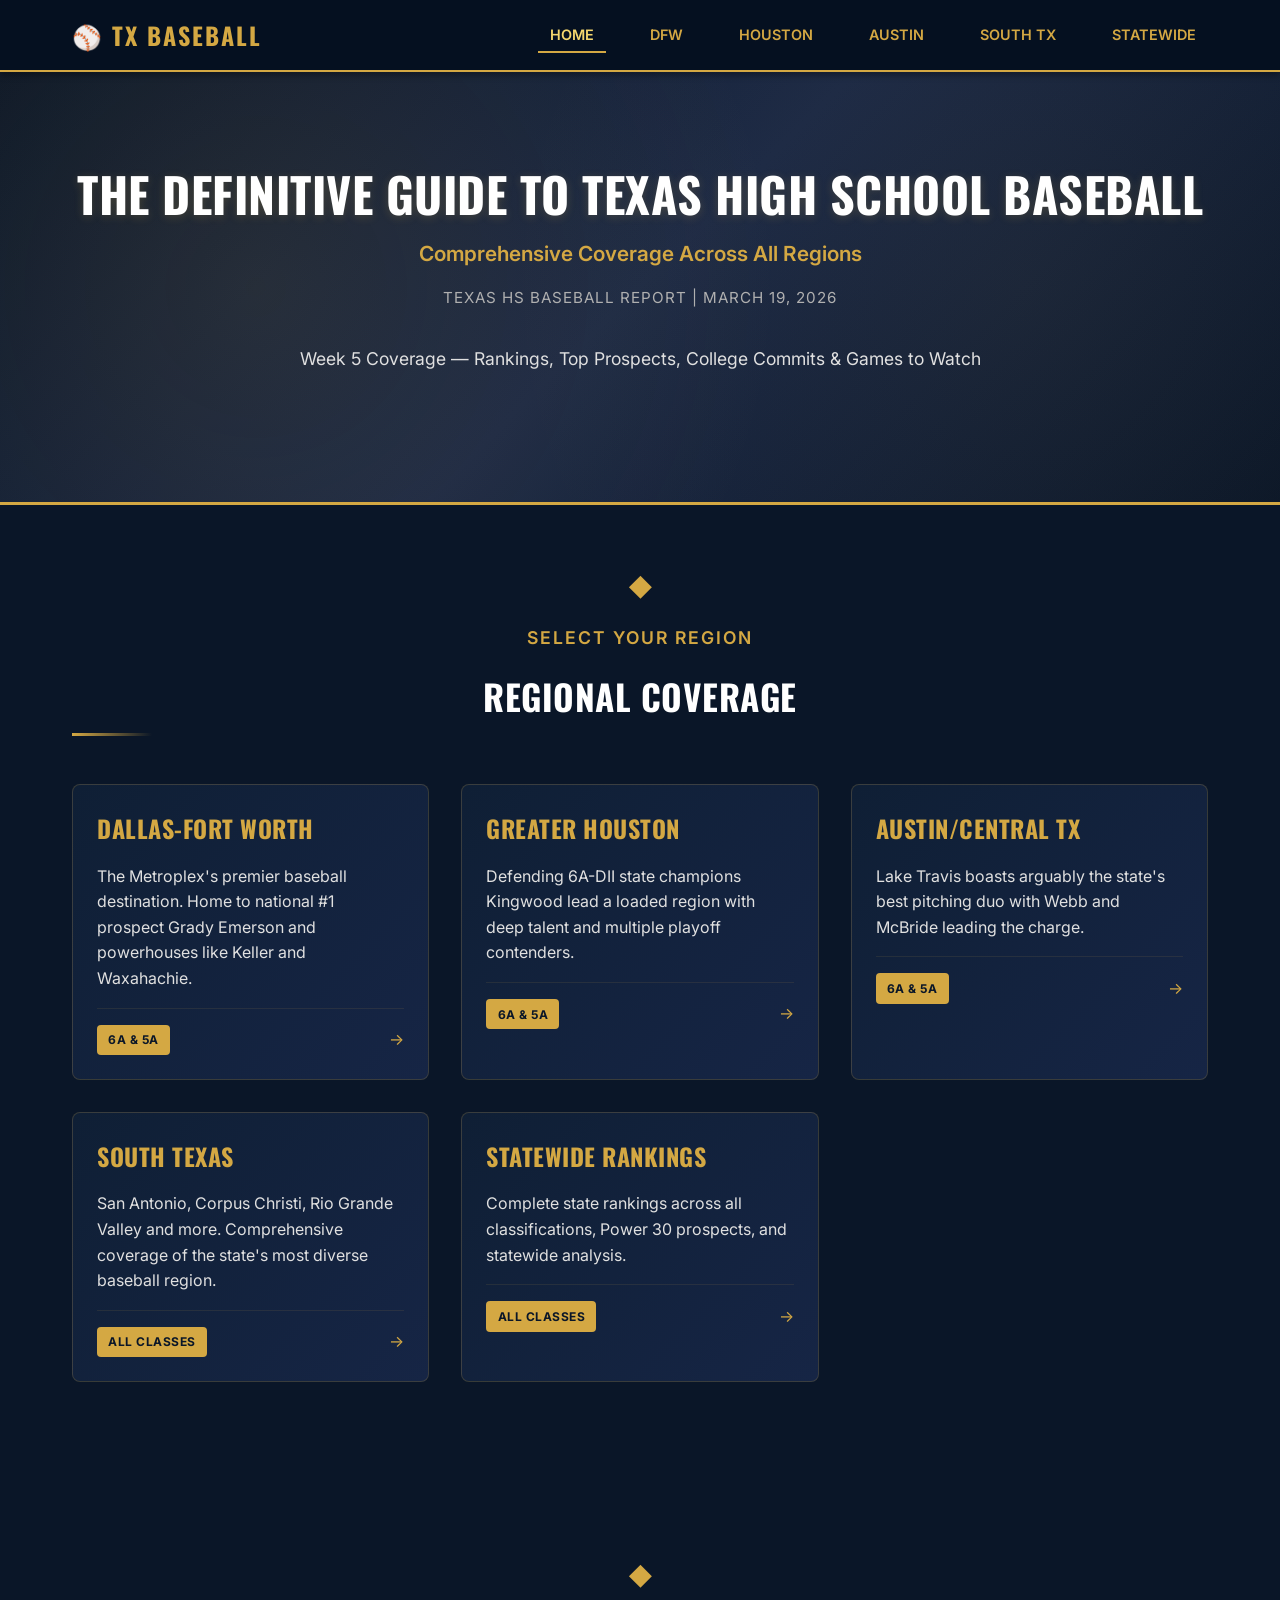
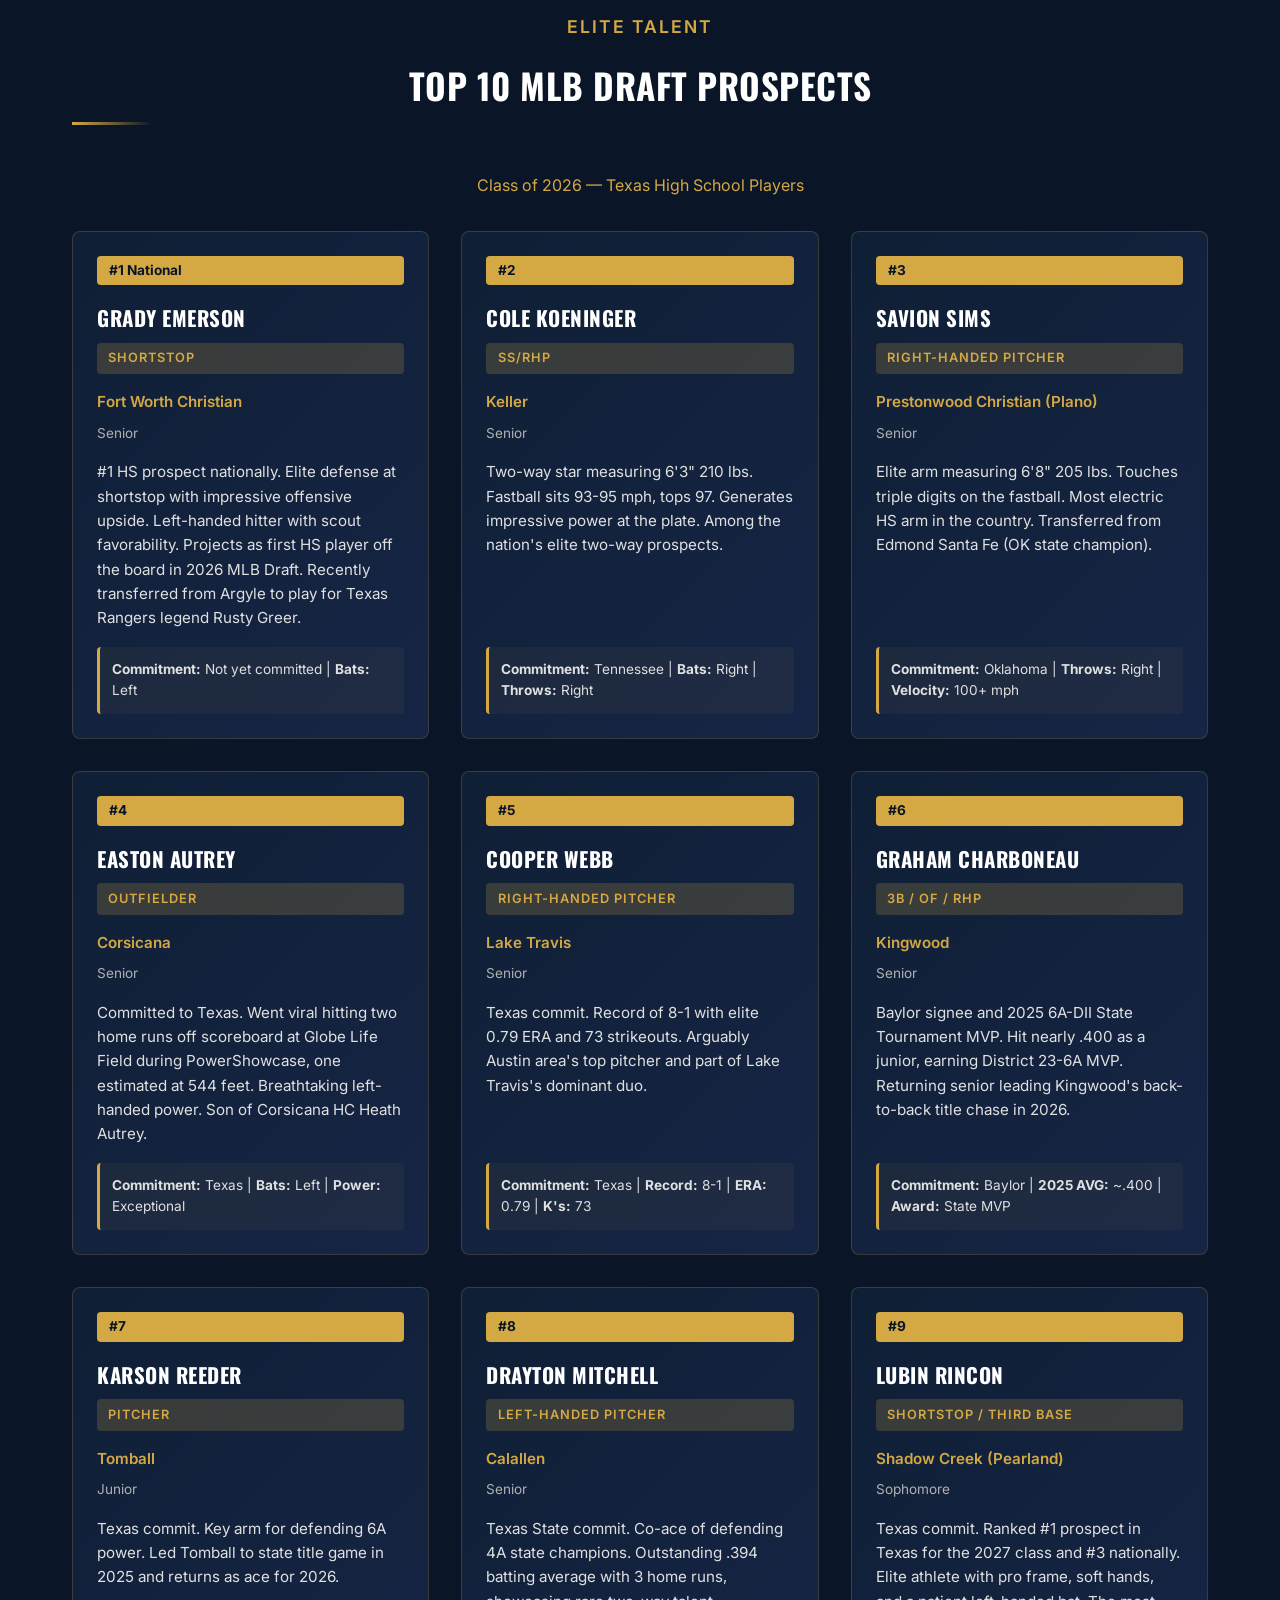
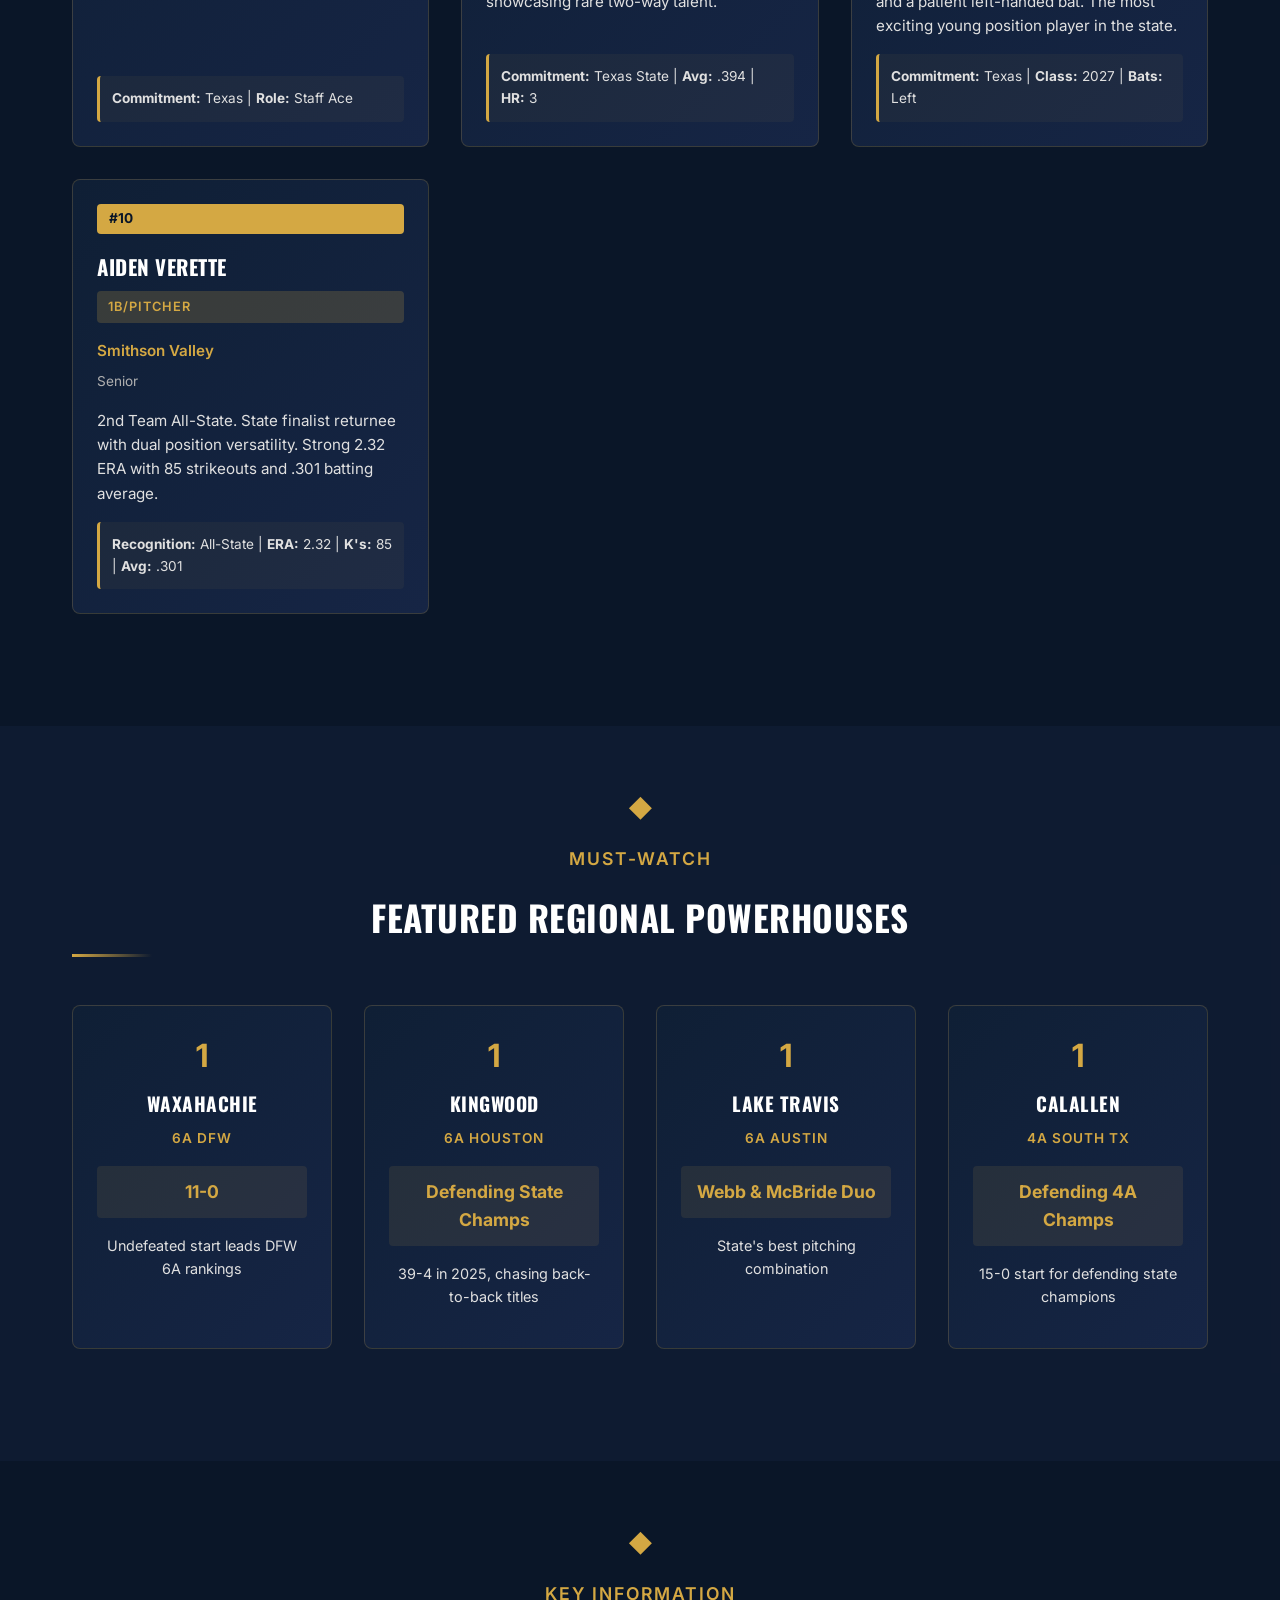
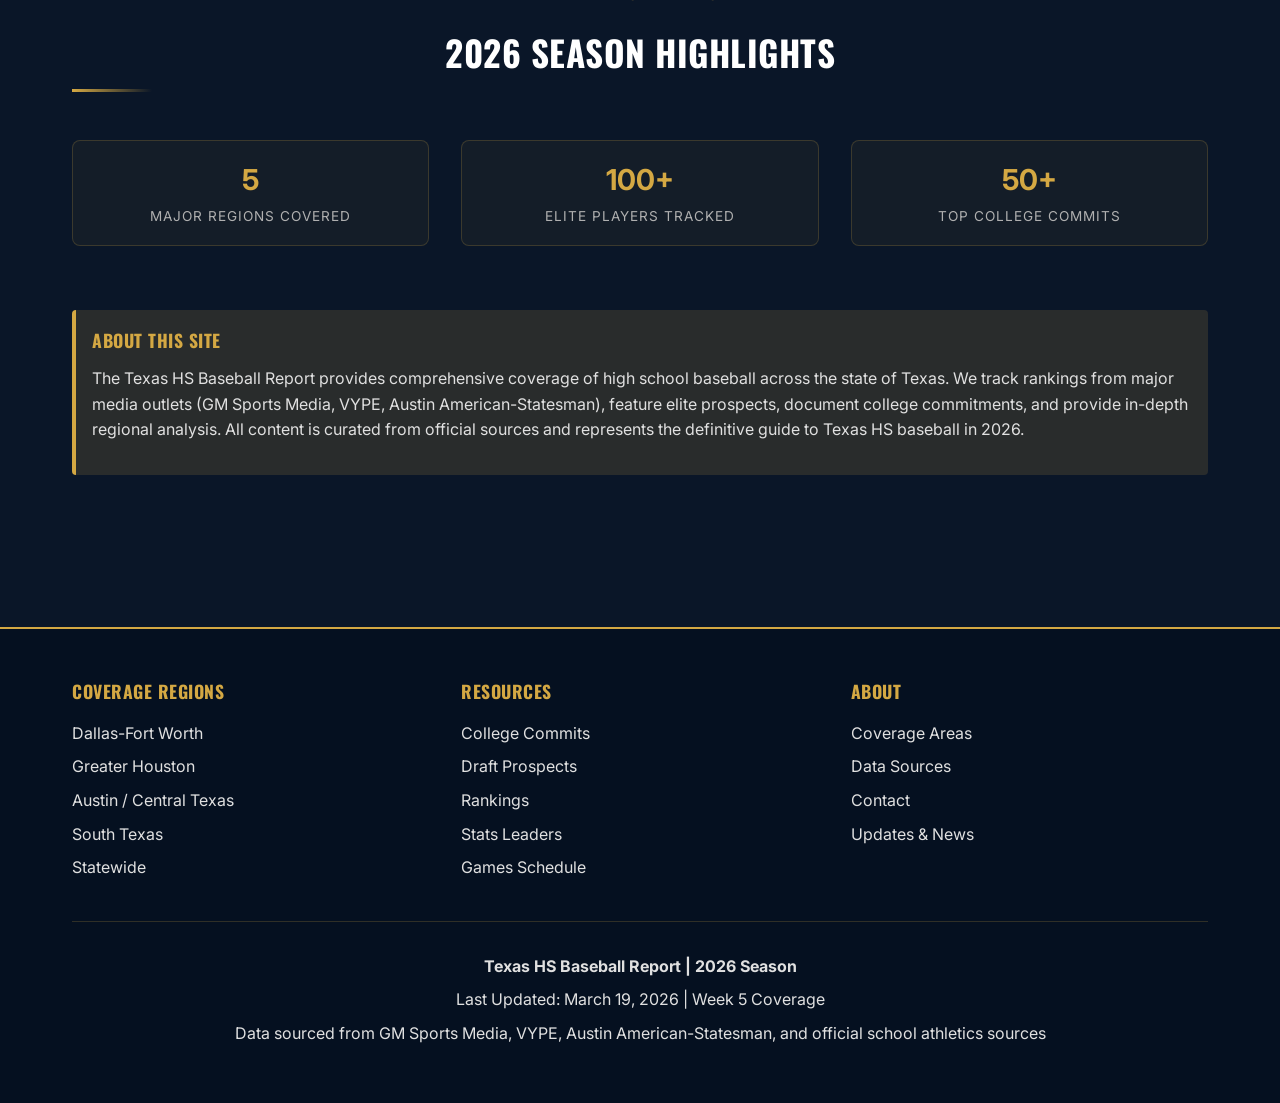
<file: index.html>
<!DOCTYPE html>
<html lang="en">
<head>
  <meta charset="UTF-8">
  <meta name="viewport" content="width=device-width, initial-scale=1.0">
  <title>Texas HS Baseball Report | 2026 Season - Week 5</title>
  <link rel="stylesheet" href="styles.css">
</head>
<body>
  <!-- NAVIGATION -->
  <nav>
    <div class="container">
      <div class="logo">⚾ TX Baseball</div>
      <ul class="nav-links">
        <li><a href="index.html" class="active">Home</a></li>
        <li><a href="dfw.html">DFW</a></li>
        <li><a href="houston.html">Houston</a></li>
        <li><a href="austin.html">Austin</a></li>
        <li><a href="south-texas.html">South TX</a></li>
        <li><a href="statewide.html">Statewide</a></li>
      </ul>
    </div>
  </nav>

  <!-- HERO SECTION -->
  <section class="hero">
    <div class="hero-content">
      <h1>The Definitive Guide to Texas High School Baseball</h1>
      <p class="hero-subtitle">Comprehensive Coverage Across All Regions</p>
      <p class="hero-meta">Texas HS Baseball Report | March 19, 2026</p>
      <p class="hero-description">Week 5 Coverage — Rankings, Top Prospects, College Commits & Games to Watch</p>
    </div>
  </section>

  <!-- REGION NAVIGATION -->
  <section class="section">
    <div class="container">
      <div class="section-header">
        <p>Select Your Region</p>
        <h2>Regional Coverage</h2>
      </div>
      <div class="grid grid-3">
        <a href="dfw.html" class="card" style="text-decoration: none; color: inherit;">
          <div class="card-header">
            <h3 style="color: #d4a843; margin: 0;">Dallas-Fort Worth</h3>
          </div>
          <div class="card-body">
            <p>The Metroplex's premier baseball destination. Home to national #1 prospect Grady Emerson and powerhouses like Keller and Waxahachie.</p>
          </div>
          <div class="card-footer">
            <span class="badge badge-primary">6A & 5A</span>
            <span style="color: #d4a843;">→</span>
          </div>
        </a>

        <a href="houston.html" class="card" style="text-decoration: none; color: inherit;">
          <div class="card-header">
            <h3 style="color: #d4a843; margin: 0;">Greater Houston</h3>
          </div>
          <div class="card-body">
            <p>Defending 6A-DII state champions Kingwood lead a loaded region with deep talent and multiple playoff contenders.</p>
          </div>
          <div class="card-footer">
            <span class="badge badge-primary">6A & 5A</span>
            <span style="color: #d4a843;">→</span>
          </div>
        </a>

        <a href="austin.html" class="card" style="text-decoration: none; color: inherit;">
          <div class="card-header">
            <h3 style="color: #d4a843; margin: 0;">Austin/Central TX</h3>
          </div>
          <div class="card-body">
            <p>Lake Travis boasts arguably the state's best pitching duo with Webb and McBride leading the charge.</p>
          </div>
          <div class="card-footer">
            <span class="badge badge-primary">6A & 5A</span>
            <span style="color: #d4a843;">→</span>
          </div>
        </a>

        <a href="south-texas.html" class="card" style="text-decoration: none; color: inherit;">
          <div class="card-header">
            <h3 style="color: #d4a843; margin: 0;">South Texas</h3>
          </div>
          <div class="card-body">
            <p>San Antonio, Corpus Christi, Rio Grande Valley and more. Comprehensive coverage of the state's most diverse baseball region.</p>
          </div>
          <div class="card-footer">
            <span class="badge badge-primary">All Classes</span>
            <span style="color: #d4a843;">→</span>
          </div>
        </a>

        <a href="statewide.html" class="card" style="text-decoration: none; color: inherit;">
          <div class="card-header">
            <h3 style="color: #d4a843; margin: 0;">Statewide Rankings</h3>
          </div>
          <div class="card-body">
            <p>Complete state rankings across all classifications, Power 30 prospects, and statewide analysis.</p>
          </div>
          <div class="card-footer">
            <span class="badge badge-primary">All Classes</span>
            <span style="color: #d4a843;">→</span>
          </div>
        </a>
      </div>
    </div>
  </section>

  <!-- TOP MLB DRAFT PROSPECTS -->
  <section class="section">
    <div class="container">
      <div class="section-header">
        <p>Elite Talent</p>
        <h2>Top 10 MLB Draft Prospects</h2>
      </div>
      <p style="text-align: center; margin-bottom: 2rem; color: #d4a843;">Class of 2026 — Texas High School Players</p>

      <div class="grid grid-2">
        <!-- #1 Grady Emerson -->
        <div class="player-card">
          <span class="player-rank">#1 National</span>
          <h3 class="player-name">Grady Emerson</h3>
          <span class="player-position">Shortstop</span>
          <p class="player-school">Fort Worth Christian</p>
          <p class="player-year">Senior</p>
          <p class="player-description">#1 HS prospect nationally. Elite defense at shortstop with impressive offensive upside. Left-handed hitter with scout favorability. Projects as first HS player off the board in 2026 MLB Draft. Recently transferred from Argyle to play for Texas Rangers legend Rusty Greer.</p>
          <div class="player-stats">
            <strong>Commitment:</strong> Not yet committed | <strong>Bats:</strong> Left
          </div>
        </div>

        <!-- #2 Cole Koeninger -->
        <div class="player-card">
          <span class="player-rank">#2</span>
          <h3 class="player-name">Cole Koeninger</h3>
          <span class="player-position">SS/RHP</span>
          <p class="player-school">Keller</p>
          <p class="player-year">Senior</p>
          <p class="player-description">Two-way star measuring 6'3" 210 lbs. Fastball sits 93-95 mph, tops 97. Generates impressive power at the plate. Among the nation's elite two-way prospects.</p>
          <div class="player-stats">
            <strong>Commitment:</strong> Tennessee | <strong>Bats:</strong> Right | <strong>Throws:</strong> Right
          </div>
        </div>

        <!-- #3 Savion Sims -->
        <div class="player-card">
          <span class="player-rank">#3</span>
          <h3 class="player-name">Savion Sims</h3>
          <span class="player-position">Right-Handed Pitcher</span>
          <p class="player-school">Prestonwood Christian (Plano)</p>
          <p class="player-year">Senior</p>
          <p class="player-description">Elite arm measuring 6'8" 205 lbs. Touches triple digits on the fastball. Most electric HS arm in the country. Transferred from Edmond Santa Fe (OK state champion).</p>
          <div class="player-stats">
            <strong>Commitment:</strong> Oklahoma | <strong>Throws:</strong> Right | <strong>Velocity:</strong> 100+ mph
          </div>
        </div>

        <!-- #4 Easton Autrey -->
        <div class="player-card">
          <span class="player-rank">#4</span>
          <h3 class="player-name">Easton Autrey</h3>
          <span class="player-position">Outfielder</span>
          <p class="player-school">Corsicana</p>
          <p class="player-year">Senior</p>
          <p class="player-description">Committed to Texas. Went viral hitting two home runs off scoreboard at Globe Life Field during PowerShowcase, one estimated at 544 feet. Breathtaking left-handed power. Son of Corsicana HC Heath Autrey.</p>
          <div class="player-stats">
            <strong>Commitment:</strong> Texas | <strong>Bats:</strong> Left | <strong>Power:</strong> Exceptional
          </div>
        </div>

        <!-- #5 Cooper Webb -->
        <div class="player-card">
          <span class="player-rank">#5</span>
          <h3 class="player-name">Cooper Webb</h3>
          <span class="player-position">Right-Handed Pitcher</span>
          <p class="player-school">Lake Travis</p>
          <p class="player-year">Senior</p>
          <p class="player-description">Texas commit. Record of 8-1 with elite 0.79 ERA and 73 strikeouts. Arguably Austin area's top pitcher and part of Lake Travis's dominant duo.</p>
          <div class="player-stats">
            <strong>Commitment:</strong> Texas | <strong>Record:</strong> 8-1 | <strong>ERA:</strong> 0.79 | <strong>K's:</strong> 73
          </div>
        </div>

        <!-- #6 Graham Charboneau -->
        <div class="player-card">
          <span class="player-rank">#6</span>
          <h3 class="player-name">Graham Charboneau</h3>
          <span class="player-position">3B / OF / RHP</span>
          <p class="player-school">Kingwood</p>
          <p class="player-year">Senior</p>
          <p class="player-description">Baylor signee and 2025 6A-DII State Tournament MVP. Hit nearly .400 as a junior, earning District 23-6A MVP. Returning senior leading Kingwood's back-to-back title chase in 2026.</p>
          <div class="player-stats">
            <strong>Commitment:</strong> Baylor | <strong>2025 AVG:</strong> ~.400 | <strong>Award:</strong> State MVP
          </div>
        </div>

        <!-- #7 Karson Reeder -->
        <div class="player-card">
          <span class="player-rank">#7</span>
          <h3 class="player-name">Karson Reeder</h3>
          <span class="player-position">Pitcher</span>
          <p class="player-school">Tomball</p>
          <p class="player-year">Junior</p>
          <p class="player-description">Texas commit. Key arm for defending 6A power. Led Tomball to state title game in 2025 and returns as ace for 2026.</p>
          <div class="player-stats">
            <strong>Commitment:</strong> Texas | <strong>Role:</strong> Staff Ace
          </div>
        </div>

        <!-- #8 Drayton Mitchell -->
        <div class="player-card">
          <span class="player-rank">#8</span>
          <h3 class="player-name">Drayton Mitchell</h3>
          <span class="player-position">Left-Handed Pitcher</span>
          <p class="player-school">Calallen</p>
          <p class="player-year">Senior</p>
          <p class="player-description">Texas State commit. Co-ace of defending 4A state champions. Outstanding .394 batting average with 3 home runs, showcasing rare two-way talent.</p>
          <div class="player-stats">
            <strong>Commitment:</strong> Texas State | <strong>Avg:</strong> .394 | <strong>HR:</strong> 3
          </div>
        </div>

        <!-- #9 Lubin Rincon -->
        <div class="player-card">
          <span class="player-rank">#9</span>
          <h3 class="player-name">Lubin Rincon</h3>
          <span class="player-position">Shortstop / Third Base</span>
          <p class="player-school">Shadow Creek (Pearland)</p>
          <p class="player-year">Sophomore</p>
          <p class="player-description">Texas commit. Ranked #1 prospect in Texas for the 2027 class and #3 nationally. Elite athlete with pro frame, soft hands, and a patient left-handed bat. The most exciting young position player in the state.</p>
          <div class="player-stats">
            <strong>Commitment:</strong> Texas | <strong>Class:</strong> 2027 | <strong>Bats:</strong> Left
          </div>
        </div>

        <!-- #10 Aiden Verette -->
        <div class="player-card">
          <span class="player-rank">#10</span>
          <h3 class="player-name">Aiden Verette</h3>
          <span class="player-position">1B/Pitcher</span>
          <p class="player-school">Smithson Valley</p>
          <p class="player-year">Senior</p>
          <p class="player-description">2nd Team All-State. State finalist returnee with dual position versatility. Strong 2.32 ERA with 85 strikeouts and .301 batting average.</p>
          <div class="player-stats">
            <strong>Recognition:</strong> All-State | <strong>ERA:</strong> 2.32 | <strong>K's:</strong> 85 | <strong>Avg:</strong> .301
          </div>
        </div>
      </div>
    </div>
  </section>

  <!-- FEATURED MATCHUPS -->
  <section class="section" style="background: rgba(26, 40, 69, 0.3);">
    <div class="container">
      <div class="section-header">
        <p>Must-Watch</p>
        <h2>Featured Regional Powerhouses</h2>
      </div>

      <div class="grid grid-4">
        <div class="team-card">
          <div class="team-rank">1</div>
          <h4 class="team-name">Waxahachie</h4>
          <p class="team-classification">6A DFW</p>
          <div class="team-record">11-0</div>
          <p style="font-size: 0.9rem;">Undefeated start leads DFW 6A rankings</p>
        </div>

        <div class="team-card">
          <div class="team-rank">1</div>
          <h4 class="team-name">Kingwood</h4>
          <p class="team-classification">6A Houston</p>
          <div class="team-record">Defending State Champs</div>
          <p style="font-size: 0.9rem;">39-4 in 2025, chasing back-to-back titles</p>
        </div>

        <div class="team-card">
          <div class="team-rank">1</div>
          <h4 class="team-name">Lake Travis</h4>
          <p class="team-classification">6A Austin</p>
          <div class="team-record">Webb & McBride Duo</div>
          <p style="font-size: 0.9rem;">State's best pitching combination</p>
        </div>

        <div class="team-card">
          <div class="team-rank">1</div>
          <h4 class="team-name">Calallen</h4>
          <p class="team-classification">4A South TX</p>
          <div class="team-record">Defending 4A Champs</div>
          <p style="font-size: 0.9rem;">15-0 start for defending state champions</p>
        </div>
      </div>
    </div>
  </section>

  <!-- QUICK FACTS -->
  <section class="section">
    <div class="container">
      <div class="section-header">
        <p>Key Information</p>
        <h2>2026 Season Highlights</h2>
      </div>

      <div class="grid grid-3">
        <div class="stat-box">
          <span class="stat-value">5</span>
          <span class="stat-label">Major Regions Covered</span>
        </div>

        <div class="stat-box">
          <span class="stat-value">100+</span>
          <span class="stat-label">Elite Players Tracked</span>
        </div>

        <div class="stat-box">
          <span class="stat-value">50+</span>
          <span class="stat-label">Top College Commits</span>
        </div>
      </div>

      <div class="highlight">
        <h4 style="color: #d4a843; margin-top: 0;">About This Site</h4>
        <p>The Texas HS Baseball Report provides comprehensive coverage of high school baseball across the state of Texas. We track rankings from major media outlets (GM Sports Media, VYPE, Austin American-Statesman), feature elite prospects, document college commitments, and provide in-depth regional analysis. All content is curated from official sources and represents the definitive guide to Texas HS baseball in 2026.</p>
      </div>
    </div>
  </section>

  <!-- FOOTER -->
  <footer>
    <div class="container">
      <div class="footer-content">
        <div class="footer-section">
          <h4>Coverage Regions</h4>
          <ul>
            <li><a href="dfw.html">Dallas-Fort Worth</a></li>
            <li><a href="houston.html">Greater Houston</a></li>
            <li><a href="austin.html">Austin / Central Texas</a></li>
            <li><a href="south-texas.html">South Texas</a></li>
            <li><a href="statewide.html">Statewide</a></li>
          </ul>
        </div>
        <div class="footer-section">
          <h4>Resources</h4>
          <ul>
            <li><a href="#">College Commits</a></li>
            <li><a href="#">Draft Prospects</a></li>
            <li><a href="#">Rankings</a></li>
            <li><a href="#">Stats Leaders</a></li>
            <li><a href="#">Games Schedule</a></li>
          </ul>
        </div>
        <div class="footer-section">
          <h4>About</h4>
          <ul>
            <li><a href="#">Coverage Areas</a></li>
            <li><a href="#">Data Sources</a></li>
            <li><a href="#">Contact</a></li>
            <li><a href="#">Updates & News</a></li>
          </ul>
        </div>
      </div>
      <div class="footer-bottom">
        <p><strong>Texas HS Baseball Report | 2026 Season</strong></p>
        <p>Last Updated: March 19, 2026 | Week 5 Coverage</p>
        <p>Data sourced from GM Sports Media, VYPE, Austin American-Statesman, and official school athletics sources</p>
      </div>
    </div>
  </footer>

  <script>
    // Set active nav link
    document.querySelectorAll('.nav-links a').forEach(link => {
      if (link.href === window.location.href) {
        link.classList.add('active');
      }
    });
  </script>
</body>
</html>
</file>
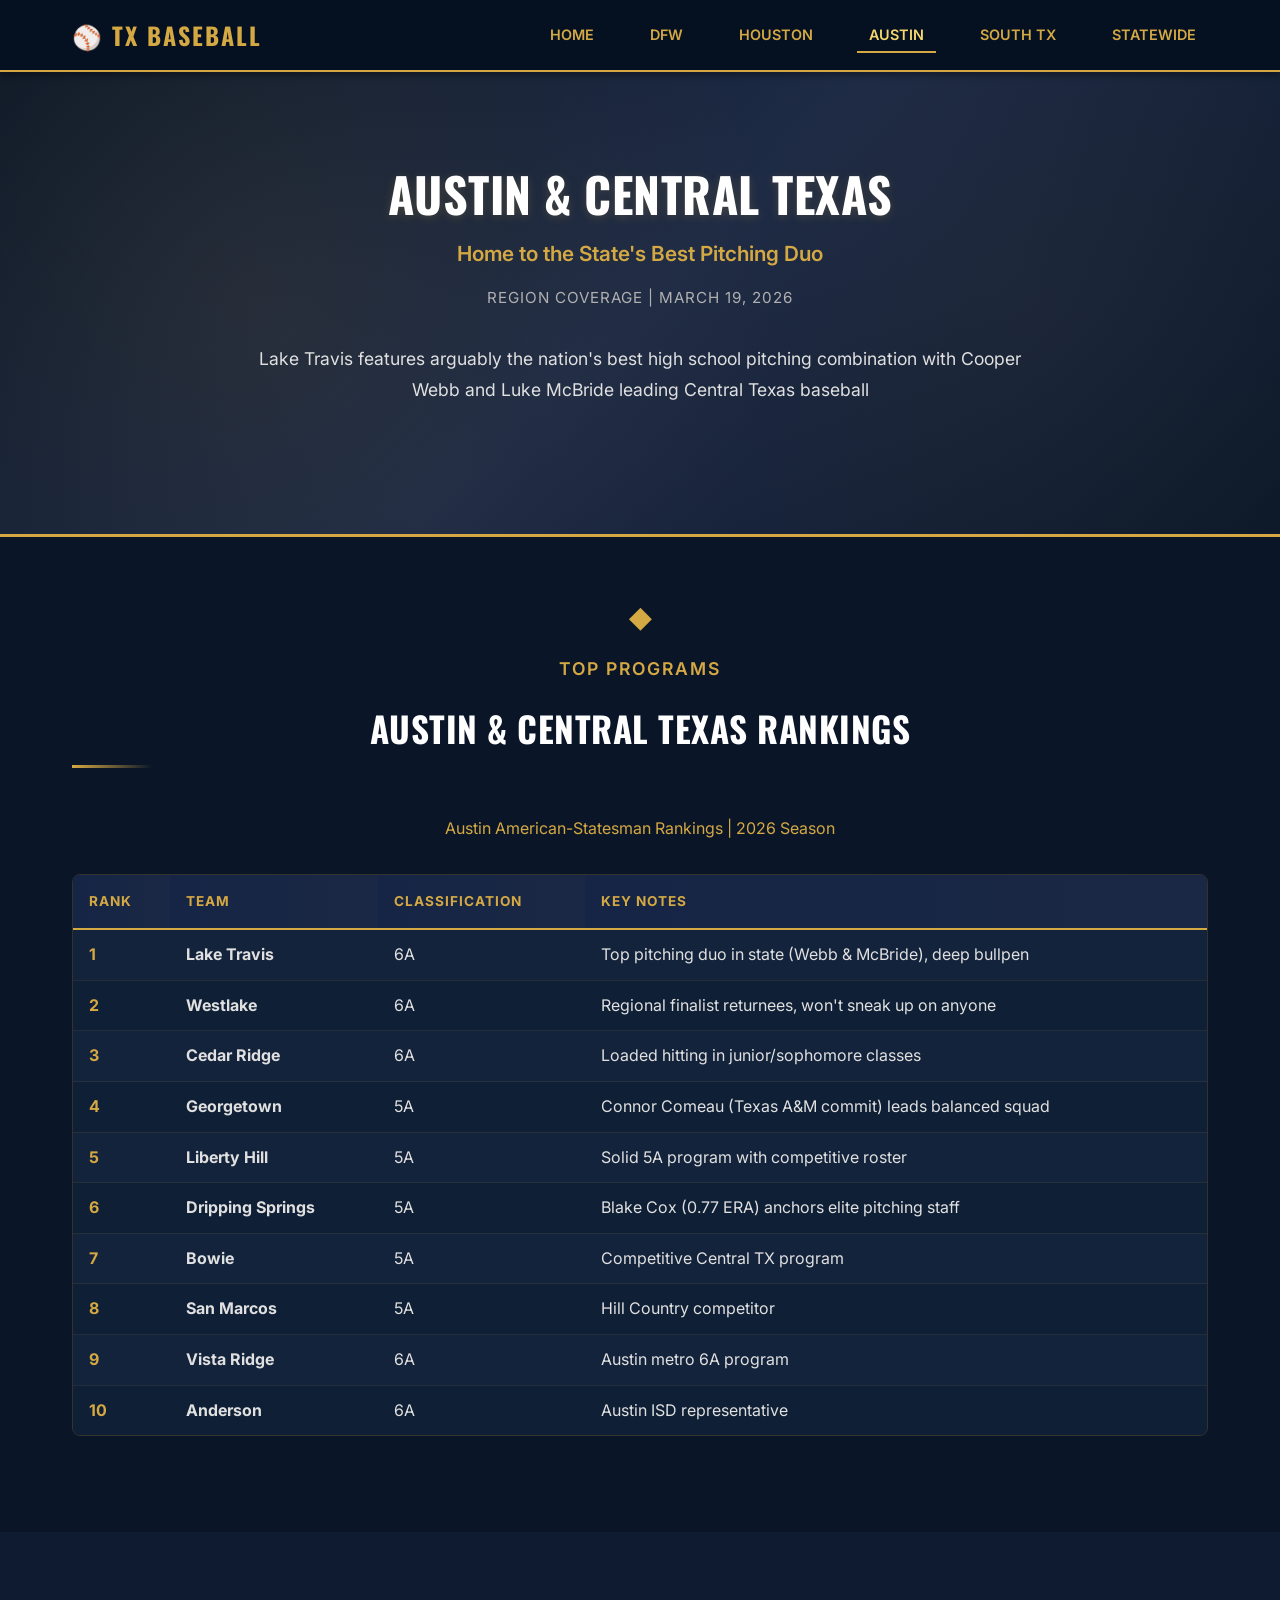
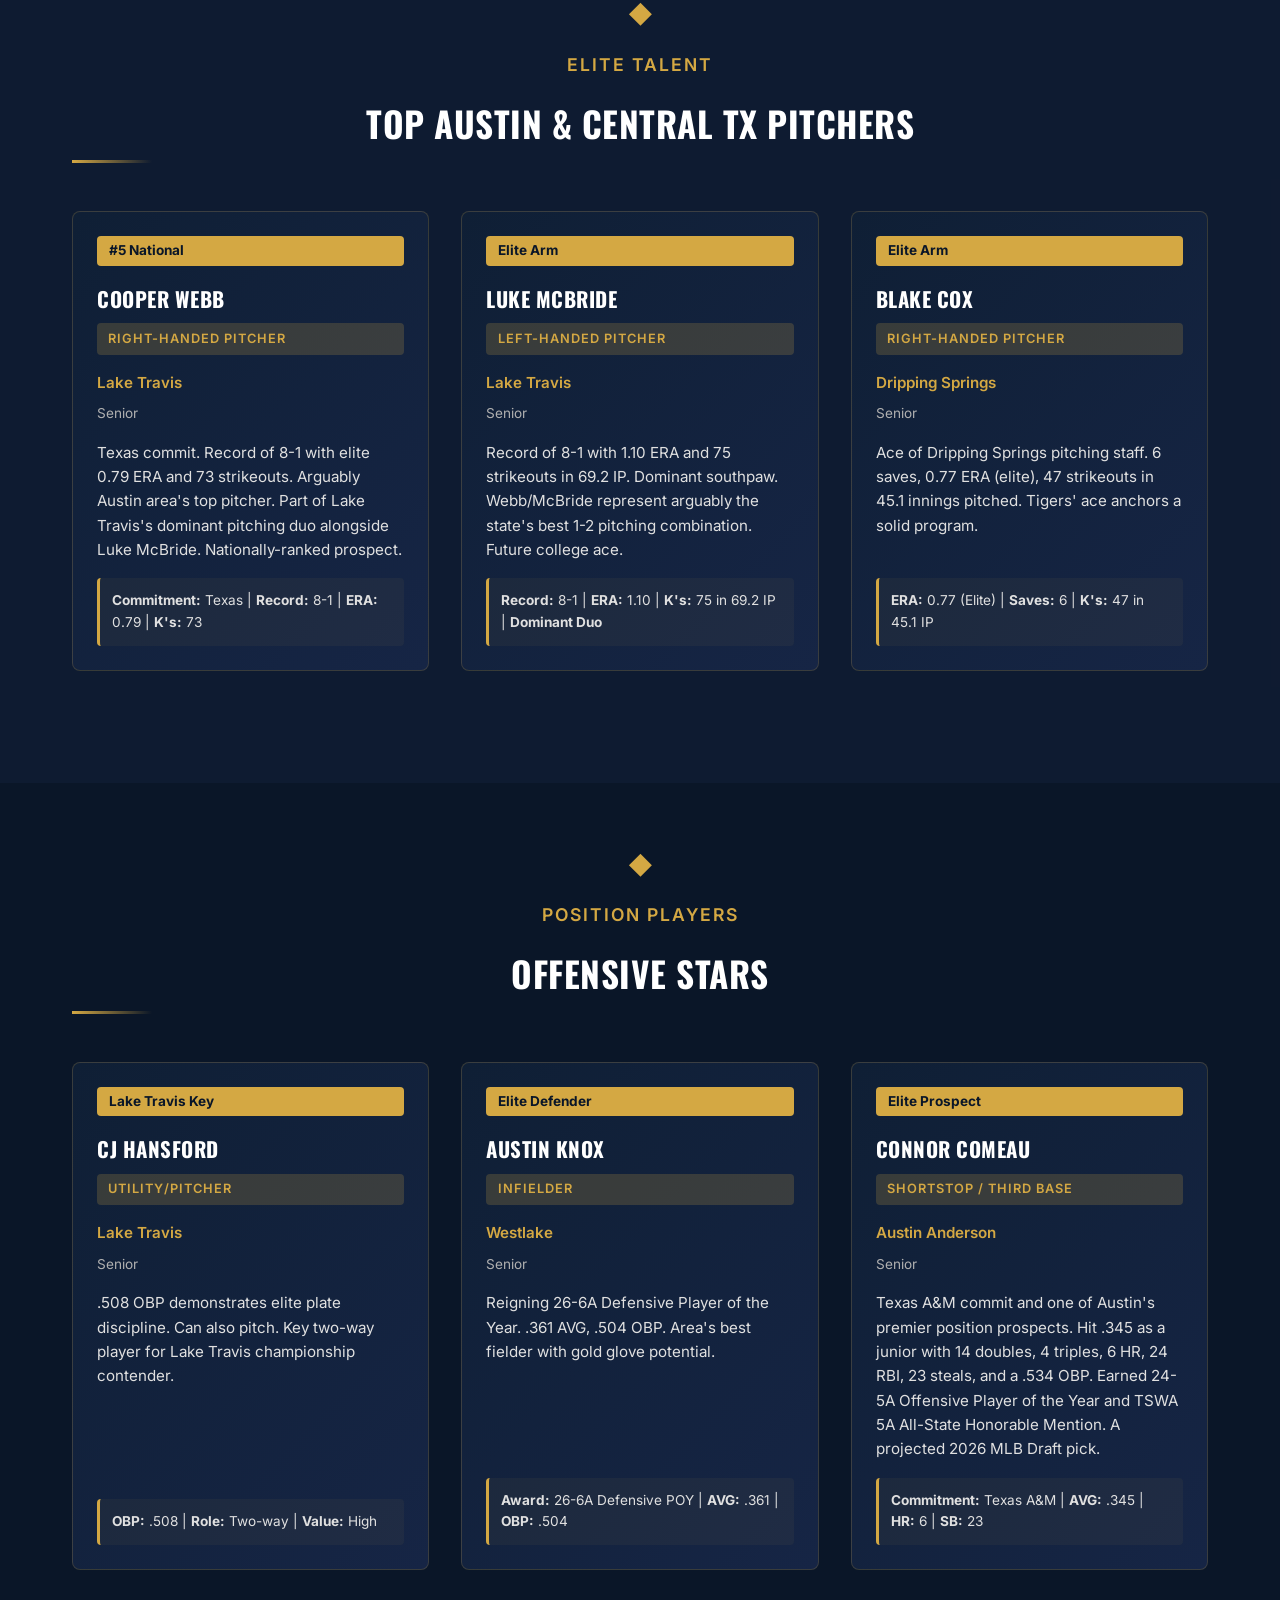
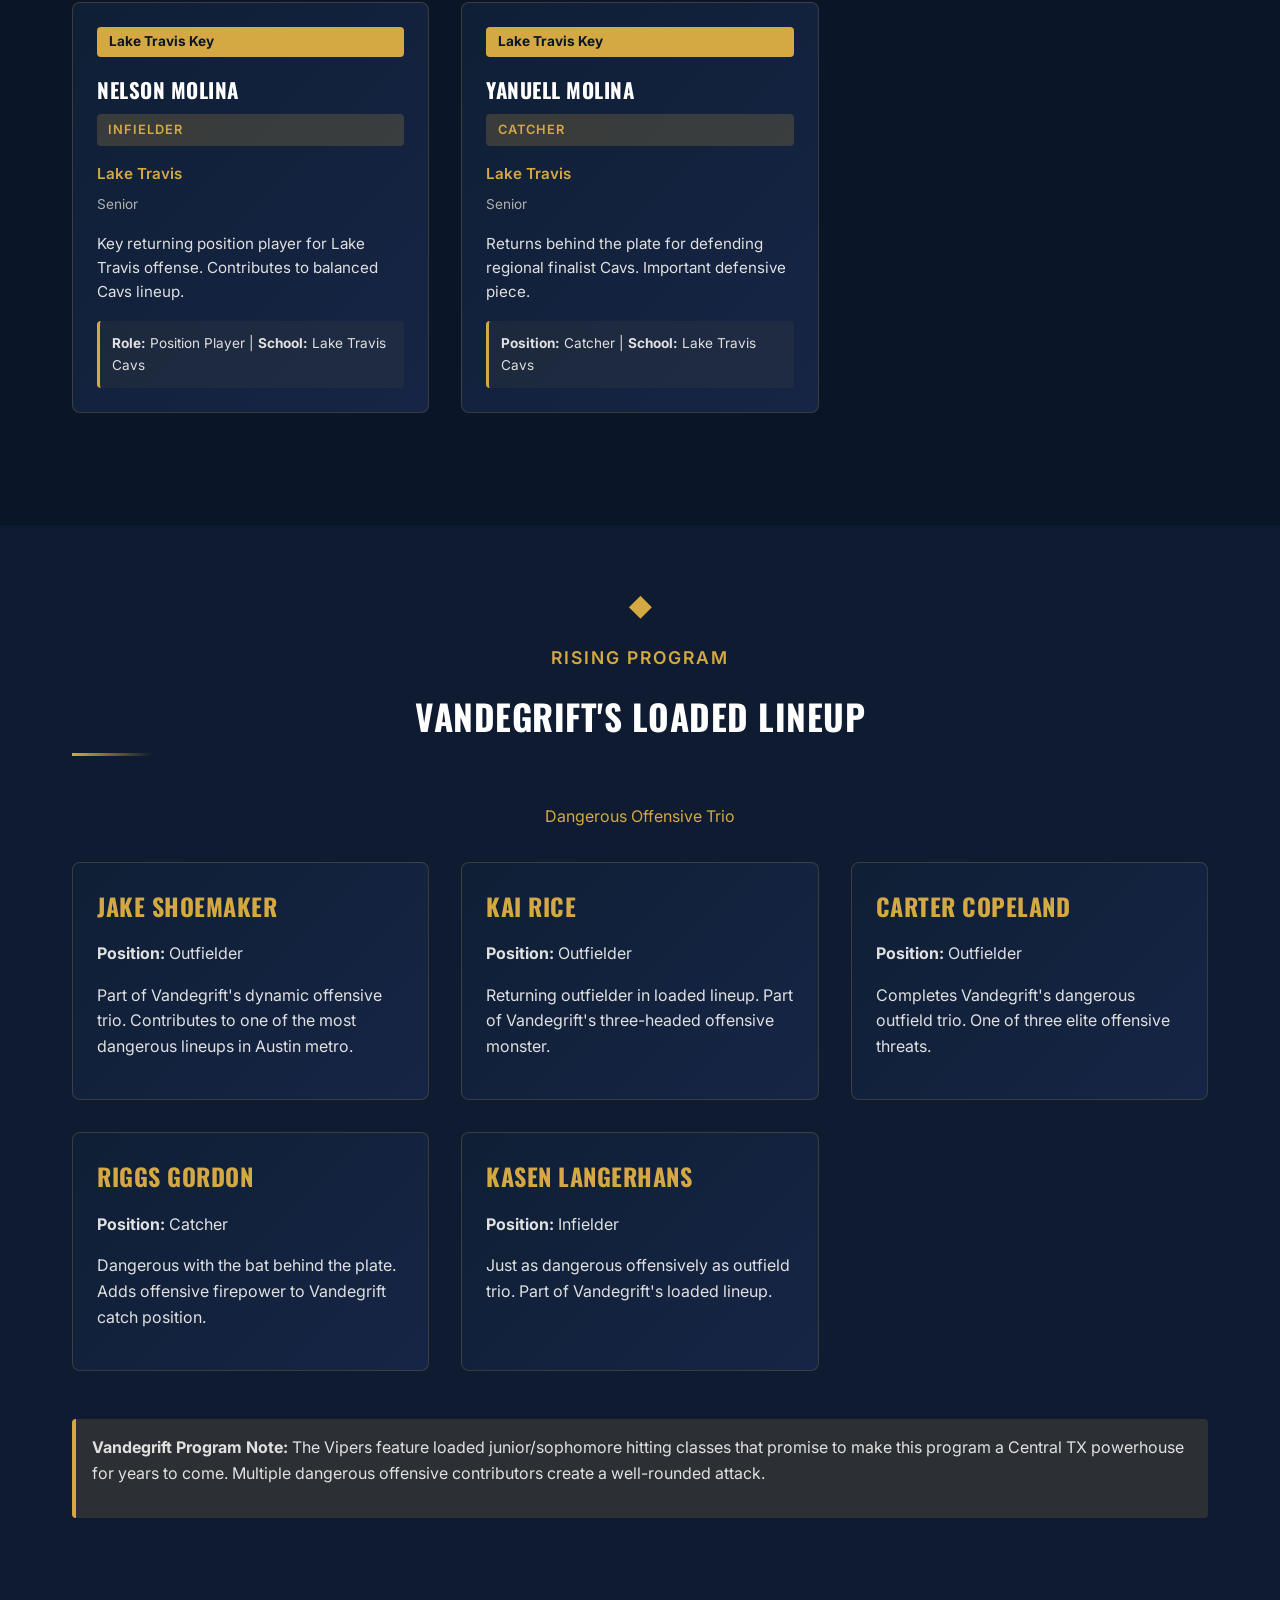
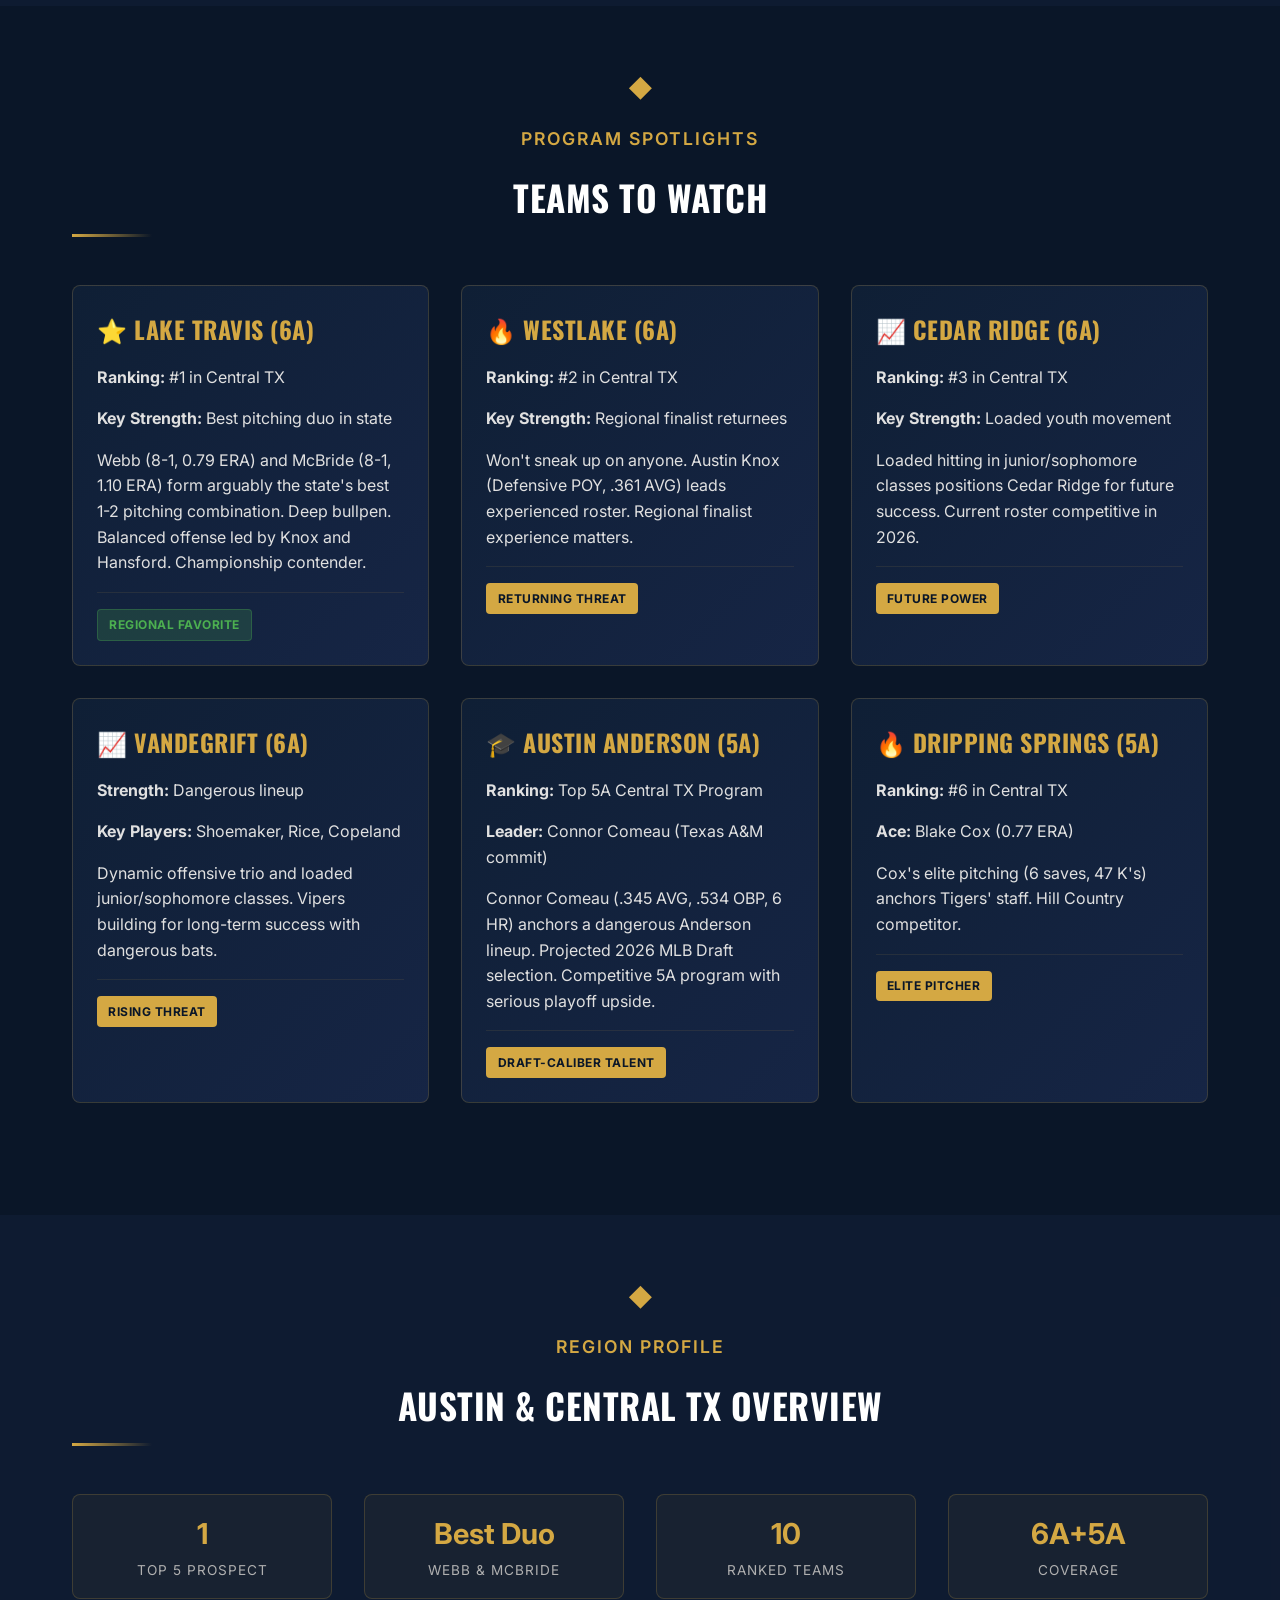
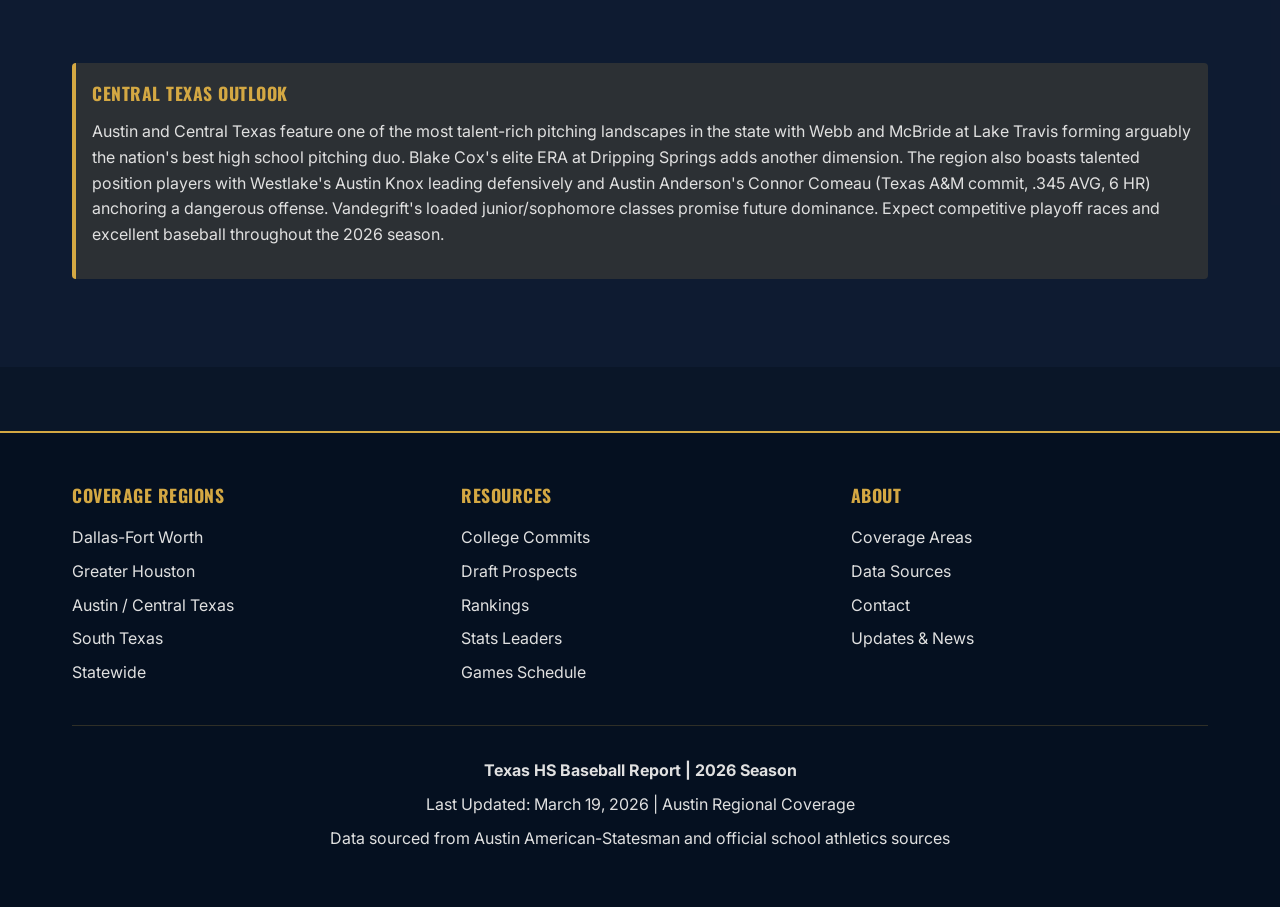
<file: austin.html>
<!DOCTYPE html>
<html lang="en">
<head>
  <meta charset="UTF-8">
  <meta name="viewport" content="width=device-width, initial-scale=1.0">
  <title>Austin Baseball Rankings | Texas HS Baseball 2026</title>
  <link rel="stylesheet" href="styles.css">
</head>
<body>
  <!-- NAVIGATION -->
  <nav>
    <div class="container">
      <div class="logo">⚾ TX Baseball</div>
      <ul class="nav-links">
        <li><a href="index.html">Home</a></li>
        <li><a href="dfw.html">DFW</a></li>
        <li><a href="houston.html">Houston</a></li>
        <li><a href="austin.html" class="active">Austin</a></li>
        <li><a href="south-texas.html">South TX</a></li>
        <li><a href="statewide.html">Statewide</a></li>
      </ul>
    </div>
  </nav>

  <!-- HERO SECTION -->
  <section class="hero">
    <div class="hero-content">
      <h1>Austin & Central Texas</h1>
      <p class="hero-subtitle">Home to the State's Best Pitching Duo</p>
      <p class="hero-meta">Region Coverage | March 19, 2026</p>
      <p class="hero-description">Lake Travis features arguably the nation's best high school pitching combination with Cooper Webb and Luke McBride leading Central Texas baseball</p>
    </div>
  </section>

  <!-- REGION RANKINGS -->
  <section class="section">
    <div class="container">
      <div class="section-header">
        <p>Top Programs</p>
        <h2>Austin & Central Texas Rankings</h2>
      </div>
      <p style="text-align: center; margin-bottom: 2rem; color: #d4a843;">Austin American-Statesman Rankings | 2026 Season</p>

      <div class="table-wrapper">
        <table>
          <thead>
            <tr>
              <th>Rank</th>
              <th>Team</th>
              <th>Classification</th>
              <th>Key Notes</th>
            </tr>
          </thead>
          <tbody>
            <tr>
              <td><strong style="color: #d4a843;">1</strong></td>
              <td><strong>Lake Travis</strong></td>
              <td>6A</td>
              <td>Top pitching duo in state (Webb & McBride), deep bullpen</td>
            </tr>
            <tr>
              <td><strong style="color: #d4a843;">2</strong></td>
              <td><strong>Westlake</strong></td>
              <td>6A</td>
              <td>Regional finalist returnees, won't sneak up on anyone</td>
            </tr>
            <tr>
              <td><strong style="color: #d4a843;">3</strong></td>
              <td><strong>Cedar Ridge</strong></td>
              <td>6A</td>
              <td>Loaded hitting in junior/sophomore classes</td>
            </tr>
            <tr>
              <td><strong style="color: #d4a843;">4</strong></td>
              <td><strong>Georgetown</strong></td>
              <td>5A</td>
              <td>Connor Comeau (Texas A&M commit) leads balanced squad</td>
            </tr>
            <tr>
              <td><strong style="color: #d4a843;">5</strong></td>
              <td><strong>Liberty Hill</strong></td>
              <td>5A</td>
              <td>Solid 5A program with competitive roster</td>
            </tr>
            <tr>
              <td><strong style="color: #d4a843;">6</strong></td>
              <td><strong>Dripping Springs</strong></td>
              <td>5A</td>
              <td>Blake Cox (0.77 ERA) anchors elite pitching staff</td>
            </tr>
            <tr>
              <td><strong style="color: #d4a843;">7</strong></td>
              <td><strong>Bowie</strong></td>
              <td>5A</td>
              <td>Competitive Central TX program</td>
            </tr>
            <tr>
              <td><strong style="color: #d4a843;">8</strong></td>
              <td><strong>San Marcos</strong></td>
              <td>5A</td>
              <td>Hill Country competitor</td>
            </tr>
            <tr>
              <td><strong style="color: #d4a843;">9</strong></td>
              <td><strong>Vista Ridge</strong></td>
              <td>6A</td>
              <td>Austin metro 6A program</td>
            </tr>
            <tr>
              <td><strong style="color: #d4a843;">10</strong></td>
              <td><strong>Anderson</strong></td>
              <td>6A</td>
              <td>Austin ISD representative</td>
            </tr>
          </tbody>
        </table>
      </div>
    </div>
  </section>

  <!-- TOP PLAYERS - PITCHING STARS -->
  <section class="section" style="background: rgba(26, 40, 69, 0.3);">
    <div class="container">
      <div class="section-header">
        <p>Elite Talent</p>
        <h2>Top Austin & Central TX Pitchers</h2>
      </div>

      <div class="grid grid-2">
        <!-- Cooper Webb -->
        <div class="player-card">
          <span class="player-rank">#5 National</span>
          <h3 class="player-name">Cooper Webb</h3>
          <span class="player-position">Right-Handed Pitcher</span>
          <p class="player-school">Lake Travis</p>
          <p class="player-year">Senior</p>
          <p class="player-description">Texas commit. Record of 8-1 with elite 0.79 ERA and 73 strikeouts. Arguably Austin area's top pitcher. Part of Lake Travis's dominant pitching duo alongside Luke McBride. Nationally-ranked prospect.</p>
          <div class="player-stats">
            <strong>Commitment:</strong> Texas | <strong>Record:</strong> 8-1 | <strong>ERA:</strong> 0.79 | <strong>K's:</strong> 73
          </div>
        </div>

        <!-- Luke McBride -->
        <div class="player-card">
          <span class="player-rank">Elite Arm</span>
          <h3 class="player-name">Luke McBride</h3>
          <span class="player-position">Left-Handed Pitcher</span>
          <p class="player-school">Lake Travis</p>
          <p class="player-year">Senior</p>
          <p class="player-description">Record of 8-1 with 1.10 ERA and 75 strikeouts in 69.2 IP. Dominant southpaw. Webb/McBride represent arguably the state's best 1-2 pitching combination. Future college ace.</p>
          <div class="player-stats">
            <strong>Record:</strong> 8-1 | <strong>ERA:</strong> 1.10 | <strong>K's:</strong> 75 in 69.2 IP | <strong>Dominant Duo</strong>
          </div>
        </div>

        <!-- Blake Cox -->
        <div class="player-card">
          <span class="player-rank">Elite Arm</span>
          <h3 class="player-name">Blake Cox</h3>
          <span class="player-position">Right-Handed Pitcher</span>
          <p class="player-school">Dripping Springs</p>
          <p class="player-year">Senior</p>
          <p class="player-description">Ace of Dripping Springs pitching staff. 6 saves, 0.77 ERA (elite), 47 strikeouts in 45.1 innings pitched. Tigers' ace anchors a solid program.</p>
          <div class="player-stats">
            <strong>ERA:</strong> 0.77 (Elite) | <strong>Saves:</strong> 6 | <strong>K's:</strong> 47 in 45.1 IP
          </div>
        </div>
      </div>
    </div>
  </section>

  <!-- TOP PLAYERS - POSITION PLAYERS -->
  <section class="section">
    <div class="container">
      <div class="section-header">
        <p>Position Players</p>
        <h2>Offensive Stars</h2>
      </div>

      <div class="grid grid-2">
        <!-- CJ Hansford -->
        <div class="player-card">
          <span class="player-rank">Lake Travis Key</span>
          <h3 class="player-name">CJ Hansford</h3>
          <span class="player-position">Utility/Pitcher</span>
          <p class="player-school">Lake Travis</p>
          <p class="player-year">Senior</p>
          <p class="player-description">.508 OBP demonstrates elite plate discipline. Can also pitch. Key two-way player for Lake Travis championship contender.</p>
          <div class="player-stats">
            <strong>OBP:</strong> .508 | <strong>Role:</strong> Two-way | <strong>Value:</strong> High
          </div>
        </div>

        <!-- Austin Knox -->
        <div class="player-card">
          <span class="player-rank">Elite Defender</span>
          <h3 class="player-name">Austin Knox</h3>
          <span class="player-position">Infielder</span>
          <p class="player-school">Westlake</p>
          <p class="player-year">Senior</p>
          <p class="player-description">Reigning 26-6A Defensive Player of the Year. .361 AVG, .504 OBP. Area's best fielder with gold glove potential.</p>
          <div class="player-stats">
            <strong>Award:</strong> 26-6A Defensive POY | <strong>AVG:</strong> .361 | <strong>OBP:</strong> .504
          </div>
        </div>

        <!-- Connor Comeau -->
        <div class="player-card">
          <span class="player-rank">Elite Prospect</span>
          <h3 class="player-name">Connor Comeau</h3>
          <span class="player-position">Shortstop / Third Base</span>
          <p class="player-school">Austin Anderson</p>
          <p class="player-year">Senior</p>
          <p class="player-description">Texas A&M commit and one of Austin's premier position prospects. Hit .345 as a junior with 14 doubles, 4 triples, 6 HR, 24 RBI, 23 steals, and a .534 OBP. Earned 24-5A Offensive Player of the Year and TSWA 5A All-State Honorable Mention. A projected 2026 MLB Draft pick.</p>
          <div class="player-stats">
            <strong>Commitment:</strong> Texas A&M | <strong>AVG:</strong> .345 | <strong>HR:</strong> 6 | <strong>SB:</strong> 23
          </div>
        </div>

        <!-- Nelson Molina -->
        <div class="player-card">
          <span class="player-rank">Lake Travis Key</span>
          <h3 class="player-name">Nelson Molina</h3>
          <span class="player-position">Infielder</span>
          <p class="player-school">Lake Travis</p>
          <p class="player-year">Senior</p>
          <p class="player-description">Key returning position player for Lake Travis offense. Contributes to balanced Cavs lineup.</p>
          <div class="player-stats">
            <strong>Role:</strong> Position Player | <strong>School:</strong> Lake Travis Cavs
          </div>
        </div>

        <!-- Yanuell Molina -->
        <div class="player-card">
          <span class="player-rank">Lake Travis Key</span>
          <h3 class="player-name">Yanuell Molina</h3>
          <span class="player-position">Catcher</span>
          <p class="player-school">Lake Travis</p>
          <p class="player-year">Senior</p>
          <p class="player-description">Returns behind the plate for defending regional finalist Cavs. Important defensive piece.</p>
          <div class="player-stats">
            <strong>Position:</strong> Catcher | <strong>School:</strong> Lake Travis Cavs
          </div>
        </div>
      </div>
    </div>
  </section>

  <!-- VANDEGRIFT OUTFIELD -->
  <section class="section" style="background: rgba(26, 40, 69, 0.3);">
    <div class="container">
      <div class="section-header">
        <p>Rising Program</p>
        <h2>Vandegrift's Loaded Lineup</h2>
      </div>

      <p style="text-align: center; margin-bottom: 2rem; color: #d4a843;">Dangerous Offensive Trio</p>

      <div class="grid grid-2">
        <div class="card">
          <div class="card-header">
            <h3 style="color: #d4a843; margin: 0;">Jake Shoemaker</h3>
          </div>
          <div class="card-body">
            <p><strong>Position:</strong> Outfielder</p>
            <p>Part of Vandegrift's dynamic offensive trio. Contributes to one of the most dangerous lineups in Austin metro.</p>
          </div>
        </div>

        <div class="card">
          <div class="card-header">
            <h3 style="color: #d4a843; margin: 0;">Kai Rice</h3>
          </div>
          <div class="card-body">
            <p><strong>Position:</strong> Outfielder</p>
            <p>Returning outfielder in loaded lineup. Part of Vandegrift's three-headed offensive monster.</p>
          </div>
        </div>

        <div class="card">
          <div class="card-header">
            <h3 style="color: #d4a843; margin: 0;">Carter Copeland</h3>
          </div>
          <div class="card-body">
            <p><strong>Position:</strong> Outfielder</p>
            <p>Completes Vandegrift's dangerous outfield trio. One of three elite offensive threats.</p>
          </div>
        </div>

        <div class="card">
          <div class="card-header">
            <h3 style="color: #d4a843; margin: 0;">Riggs Gordon</h3>
          </div>
          <div class="card-body">
            <p><strong>Position:</strong> Catcher</p>
            <p>Dangerous with the bat behind the plate. Adds offensive firepower to Vandegrift catch position.</p>
          </div>
        </div>

        <div class="card">
          <div class="card-header">
            <h3 style="color: #d4a843; margin: 0;">Kasen Langerhans</h3>
          </div>
          <div class="card-body">
            <p><strong>Position:</strong> Infielder</p>
            <p>Just as dangerous offensively as outfield trio. Part of Vandegrift's loaded lineup.</p>
          </div>
        </div>
      </div>

      <div class="highlight" style="margin-top: 2rem;">
        <p><strong>Vandegrift Program Note:</strong> The Vipers feature loaded junior/sophomore hitting classes that promise to make this program a Central TX powerhouse for years to come. Multiple dangerous offensive contributors create a well-rounded attack.</p>
      </div>
    </div>
  </section>

  <!-- FEATURED TEAMS -->
  <section class="section">
    <div class="container">
      <div class="section-header">
        <p>Program Spotlights</p>
        <h2>Teams to Watch</h2>
      </div>

      <div class="grid grid-2">
        <div class="card">
          <div class="card-header">
            <h3 style="color: #d4a843; margin: 0;">⭐ Lake Travis (6A)</h3>
          </div>
          <div class="card-body">
            <p><strong>Ranking:</strong> #1 in Central TX</p>
            <p><strong>Key Strength:</strong> Best pitching duo in state</p>
            <p>Webb (8-1, 0.79 ERA) and McBride (8-1, 1.10 ERA) form arguably the state's best 1-2 pitching combination. Deep bullpen. Balanced offense led by Knox and Hansford. Championship contender.</p>
          </div>
          <div class="card-footer">
            <span class="badge badge-success">Regional Favorite</span>
          </div>
        </div>

        <div class="card">
          <div class="card-header">
            <h3 style="color: #d4a843; margin: 0;">🔥 Westlake (6A)</h3>
          </div>
          <div class="card-body">
            <p><strong>Ranking:</strong> #2 in Central TX</p>
            <p><strong>Key Strength:</strong> Regional finalist returnees</p>
            <p>Won't sneak up on anyone. Austin Knox (Defensive POY, .361 AVG) leads experienced roster. Regional finalist experience matters.</p>
          </div>
          <div class="card-footer">
            <span class="badge badge-primary">Returning Threat</span>
          </div>
        </div>

        <div class="card">
          <div class="card-header">
            <h3 style="color: #d4a843; margin: 0;">📈 Cedar Ridge (6A)</h3>
          </div>
          <div class="card-body">
            <p><strong>Ranking:</strong> #3 in Central TX</p>
            <p><strong>Key Strength:</strong> Loaded youth movement</p>
            <p>Loaded hitting in junior/sophomore classes positions Cedar Ridge for future success. Current roster competitive in 2026.</p>
          </div>
          <div class="card-footer">
            <span class="badge badge-primary">Future Power</span>
          </div>
        </div>

        <div class="card">
          <div class="card-header">
            <h3 style="color: #d4a843; margin: 0;">📈 Vandegrift (6A)</h3>
          </div>
          <div class="card-body">
            <p><strong>Strength:</strong> Dangerous lineup</p>
            <p><strong>Key Players:</strong> Shoemaker, Rice, Copeland</p>
            <p>Dynamic offensive trio and loaded junior/sophomore classes. Vipers building for long-term success with dangerous bats.</p>
          </div>
          <div class="card-footer">
            <span class="badge badge-primary">Rising Threat</span>
          </div>
        </div>

        <div class="card">
          <div class="card-header">
            <h3 style="color: #d4a843; margin: 0;">🎓 Austin Anderson (5A)</h3>
          </div>
          <div class="card-body">
            <p><strong>Ranking:</strong> Top 5A Central TX Program</p>
            <p><strong>Leader:</strong> Connor Comeau (Texas A&M commit)</p>
            <p>Connor Comeau (.345 AVG, .534 OBP, 6 HR) anchors a dangerous Anderson lineup. Projected 2026 MLB Draft selection. Competitive 5A program with serious playoff upside.</p>
          </div>
          <div class="card-footer">
            <span class="badge badge-primary">Draft-Caliber Talent</span>
          </div>
        </div>

        <div class="card">
          <div class="card-header">
            <h3 style="color: #d4a843; margin: 0;">🔥 Dripping Springs (5A)</h3>
          </div>
          <div class="card-body">
            <p><strong>Ranking:</strong> #6 in Central TX</p>
            <p><strong>Ace:</strong> Blake Cox (0.77 ERA)</p>
            <p>Cox's elite pitching (6 saves, 47 K's) anchors Tigers' staff. Hill Country competitor.</p>
          </div>
          <div class="card-footer">
            <span class="badge badge-primary">Elite Pitcher</span>
          </div>
        </div>
      </div>
    </div>
  </section>

  <!-- REGIONAL OVERVIEW -->
  <section class="section" style="background: rgba(26, 40, 69, 0.3);">
    <div class="container">
      <div class="section-header">
        <p>Region Profile</p>
        <h2>Austin & Central TX Overview</h2>
      </div>

      <div class="grid grid-4">
        <div class="stat-box">
          <span class="stat-value">1</span>
          <span class="stat-label">Top 5 Prospect</span>
        </div>

        <div class="stat-box">
          <span class="stat-value">Best Duo</span>
          <span class="stat-label">Webb & McBride</span>
        </div>

        <div class="stat-box">
          <span class="stat-value">10</span>
          <span class="stat-label">Ranked Teams</span>
        </div>

        <div class="stat-box">
          <span class="stat-value">6A+5A</span>
          <span class="stat-label">Coverage</span>
        </div>
      </div>

      <div class="highlight" style="margin-top: 3rem;">
        <h4 style="color: #d4a843; margin-top: 0;">Central Texas Outlook</h4>
        <p>Austin and Central Texas feature one of the most talent-rich pitching landscapes in the state with Webb and McBride at Lake Travis forming arguably the nation's best high school pitching duo. Blake Cox's elite ERA at Dripping Springs adds another dimension. The region also boasts talented position players with Westlake's Austin Knox leading defensively and Austin Anderson's Connor Comeau (Texas A&M commit, .345 AVG, 6 HR) anchoring a dangerous offense. Vandegrift's loaded junior/sophomore classes promise future dominance. Expect competitive playoff races and excellent baseball throughout the 2026 season.</p>
      </div>
    </div>
  </section>

  <!-- FOOTER -->
  <footer>
    <div class="container">
      <div class="footer-content">
        <div class="footer-section">
          <h4>Coverage Regions</h4>
          <ul>
            <li><a href="dfw.html">Dallas-Fort Worth</a></li>
            <li><a href="houston.html">Greater Houston</a></li>
            <li><a href="austin.html">Austin / Central Texas</a></li>
            <li><a href="south-texas.html">South Texas</a></li>
            <li><a href="statewide.html">Statewide</a></li>
          </ul>
        </div>
        <div class="footer-section">
          <h4>Resources</h4>
          <ul>
            <li><a href="#">College Commits</a></li>
            <li><a href="#">Draft Prospects</a></li>
            <li><a href="#">Rankings</a></li>
            <li><a href="#">Stats Leaders</a></li>
            <li><a href="#">Games Schedule</a></li>
          </ul>
        </div>
        <div class="footer-section">
          <h4>About</h4>
          <ul>
            <li><a href="#">Coverage Areas</a></li>
            <li><a href="#">Data Sources</a></li>
            <li><a href="#">Contact</a></li>
            <li><a href="#">Updates & News</a></li>
          </ul>
        </div>
      </div>
      <div class="footer-bottom">
        <p><strong>Texas HS Baseball Report | 2026 Season</strong></p>
        <p>Last Updated: March 19, 2026 | Austin Regional Coverage</p>
        <p>Data sourced from Austin American-Statesman and official school athletics sources</p>
      </div>
    </div>
  </footer>

  <script>
    document.querySelectorAll('.nav-links a').forEach(link => {
      if (link.href === window.location.href) {
        link.classList.add('active');
      }
    });
  </script>
</body>
</html>
</file>
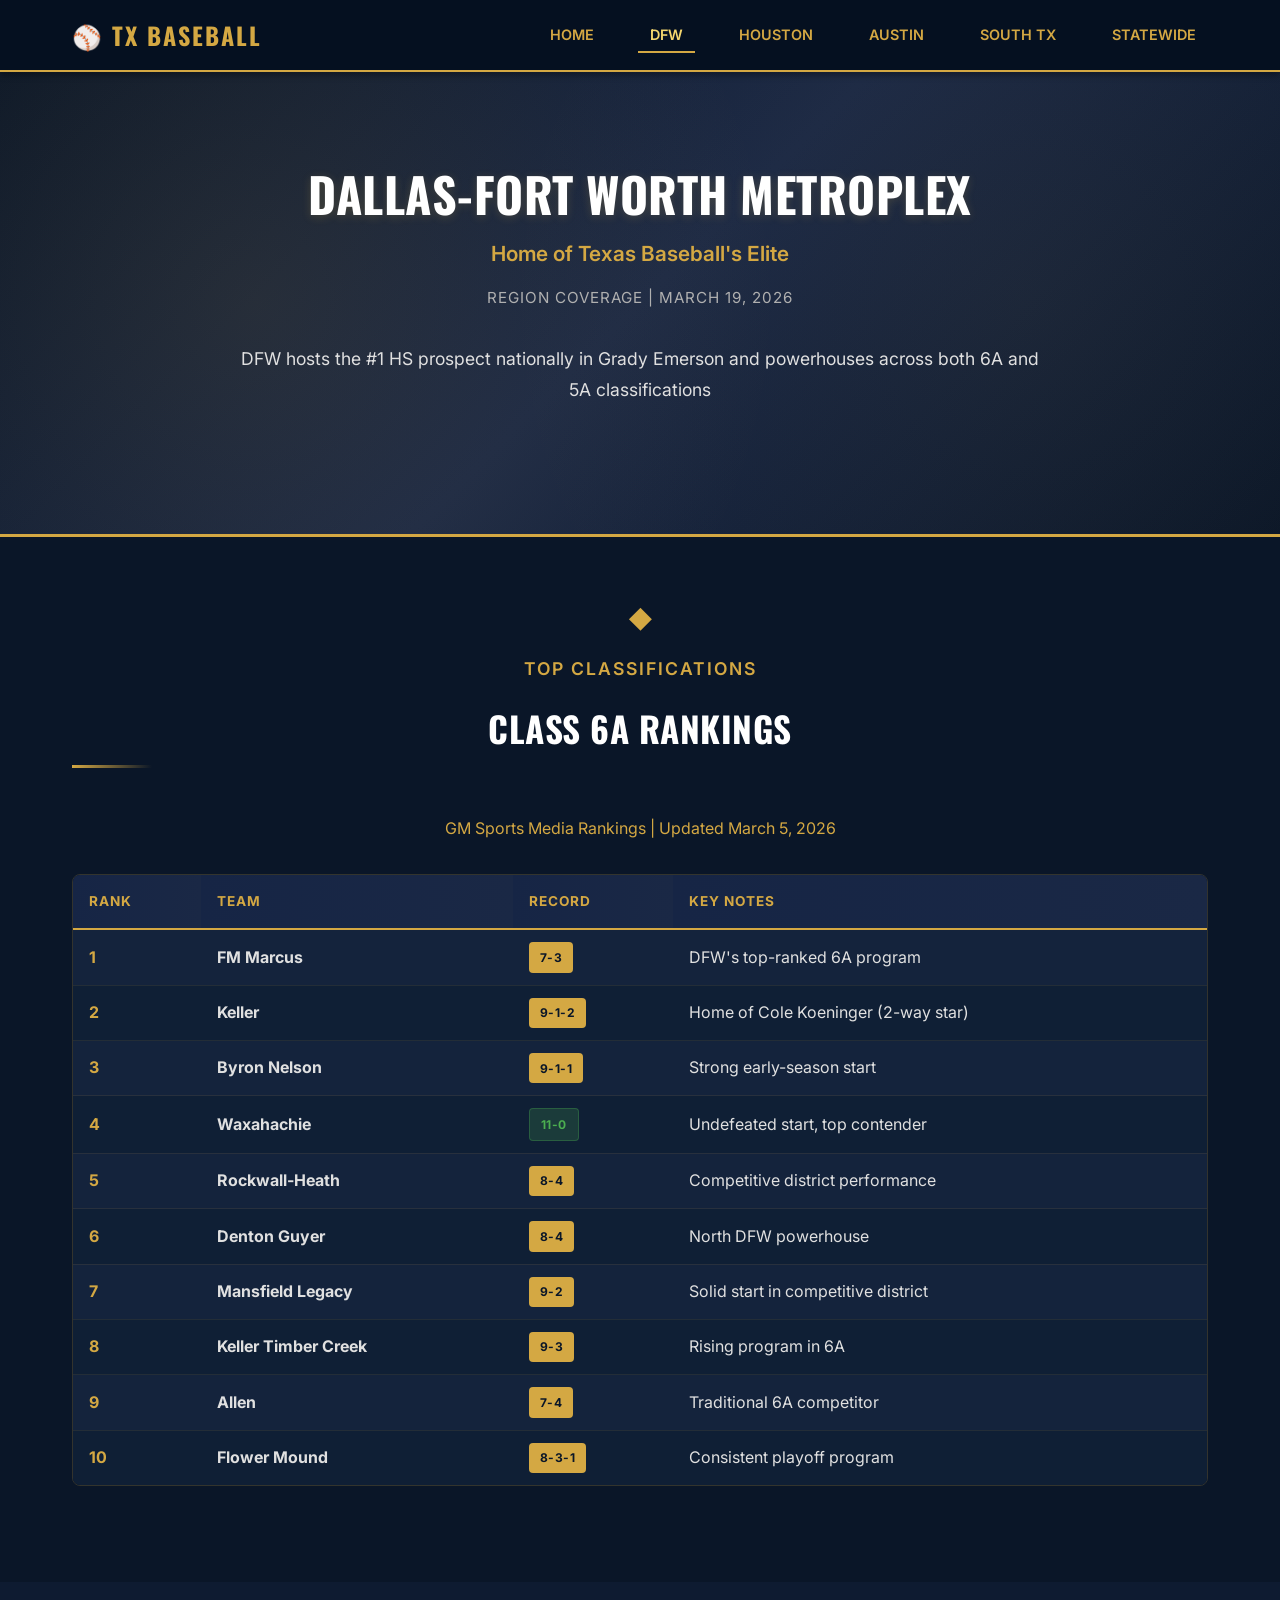
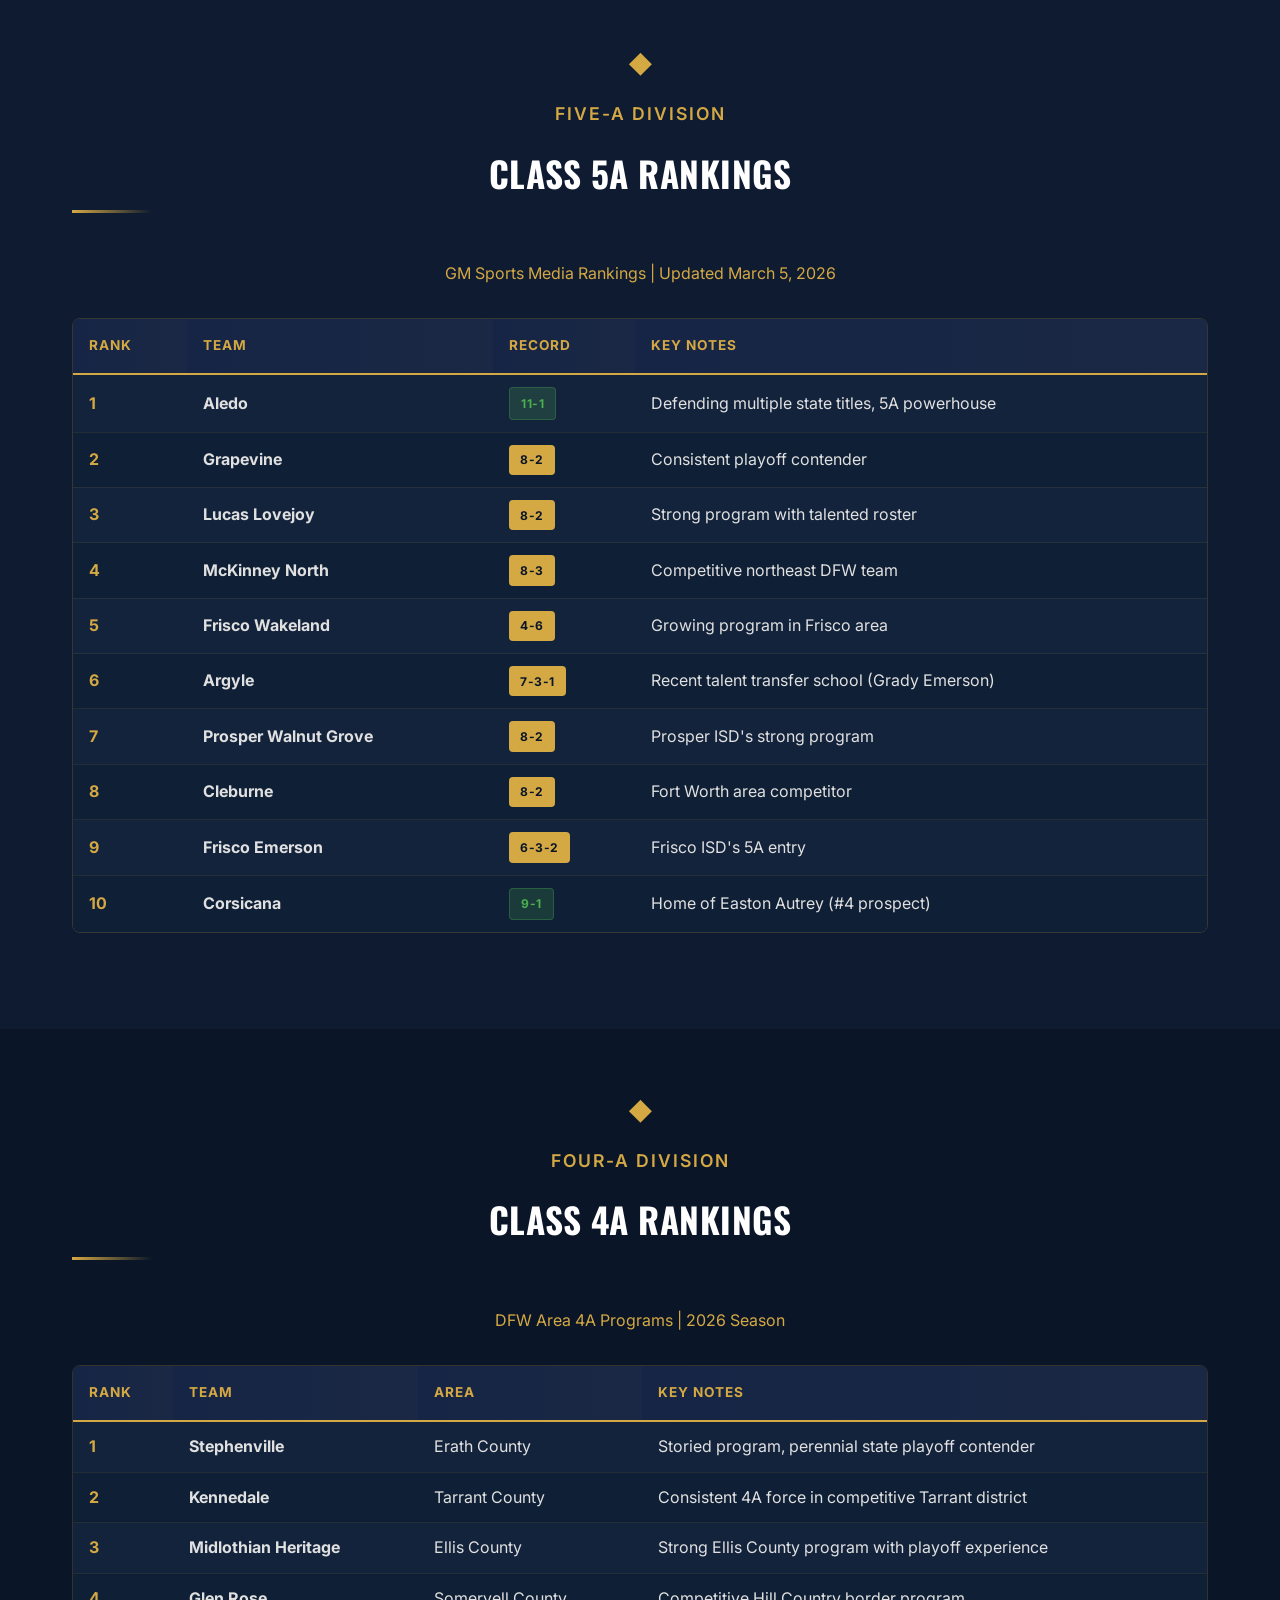
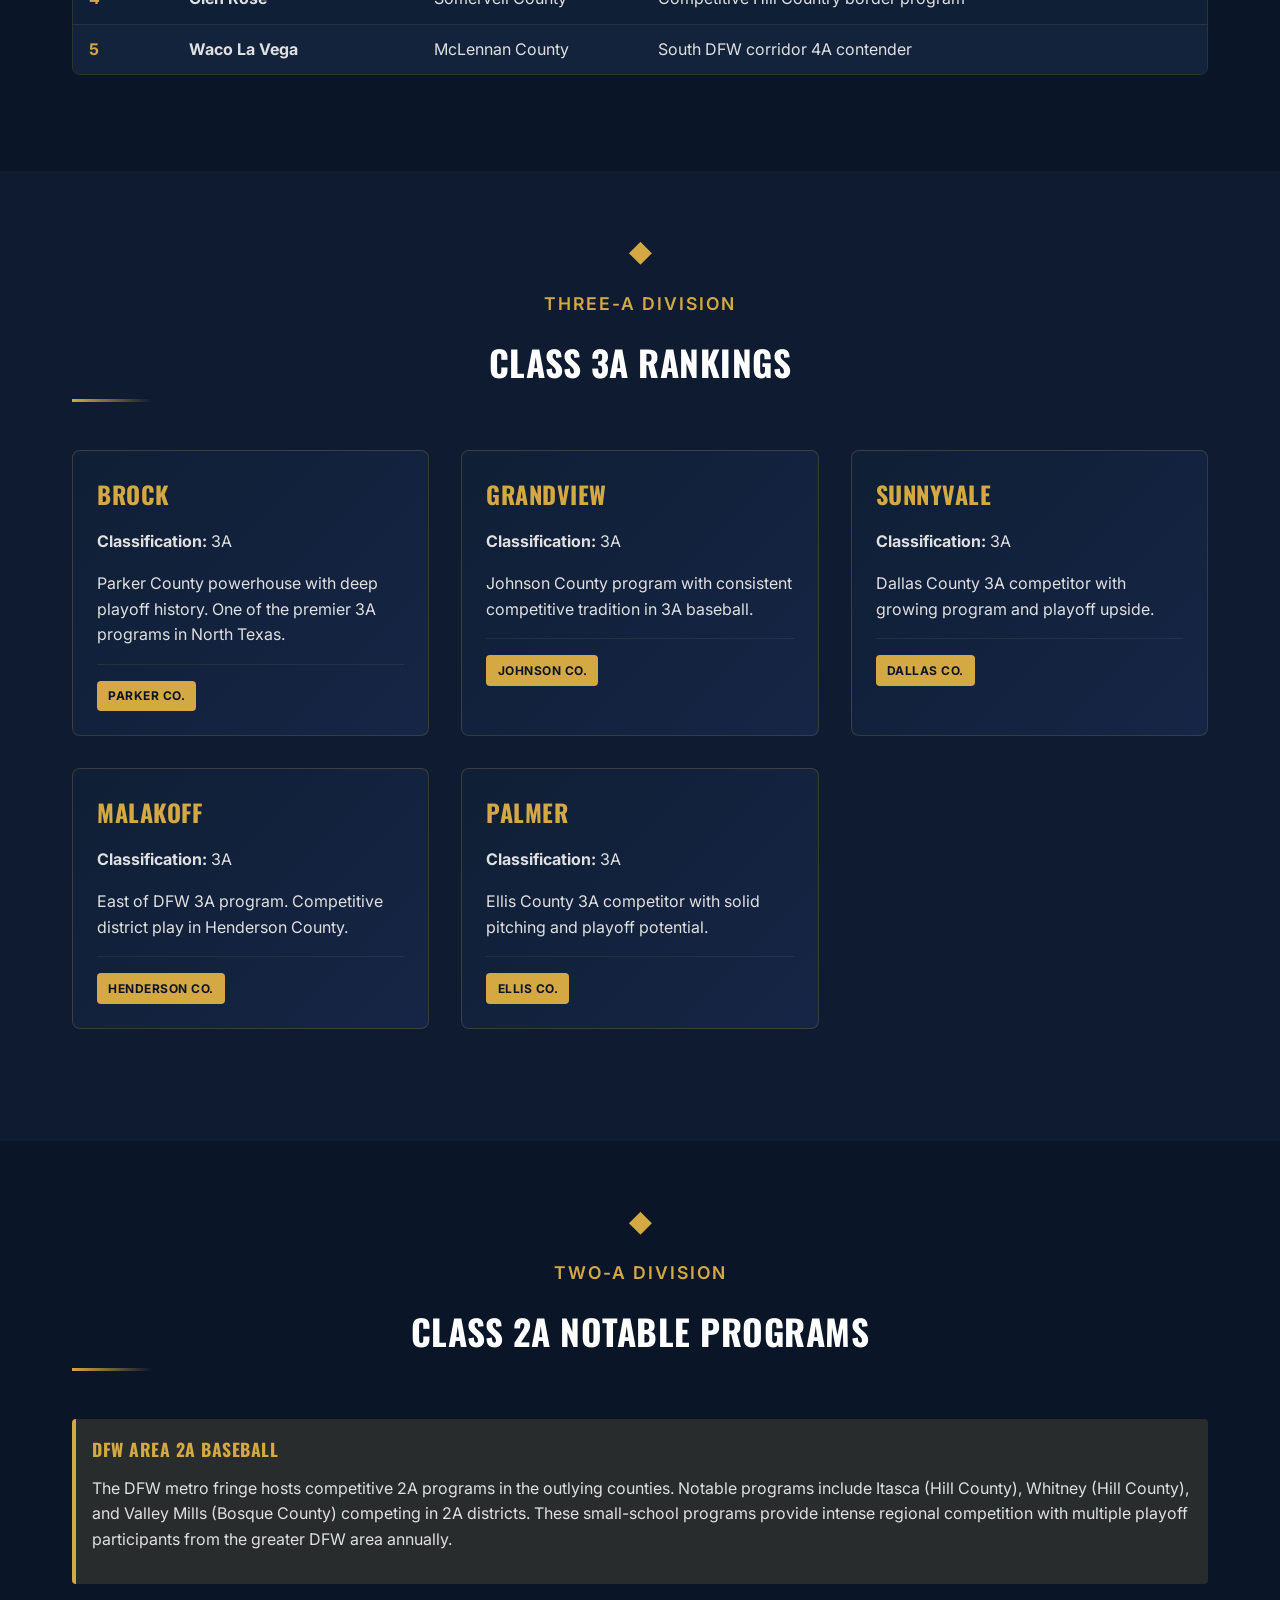
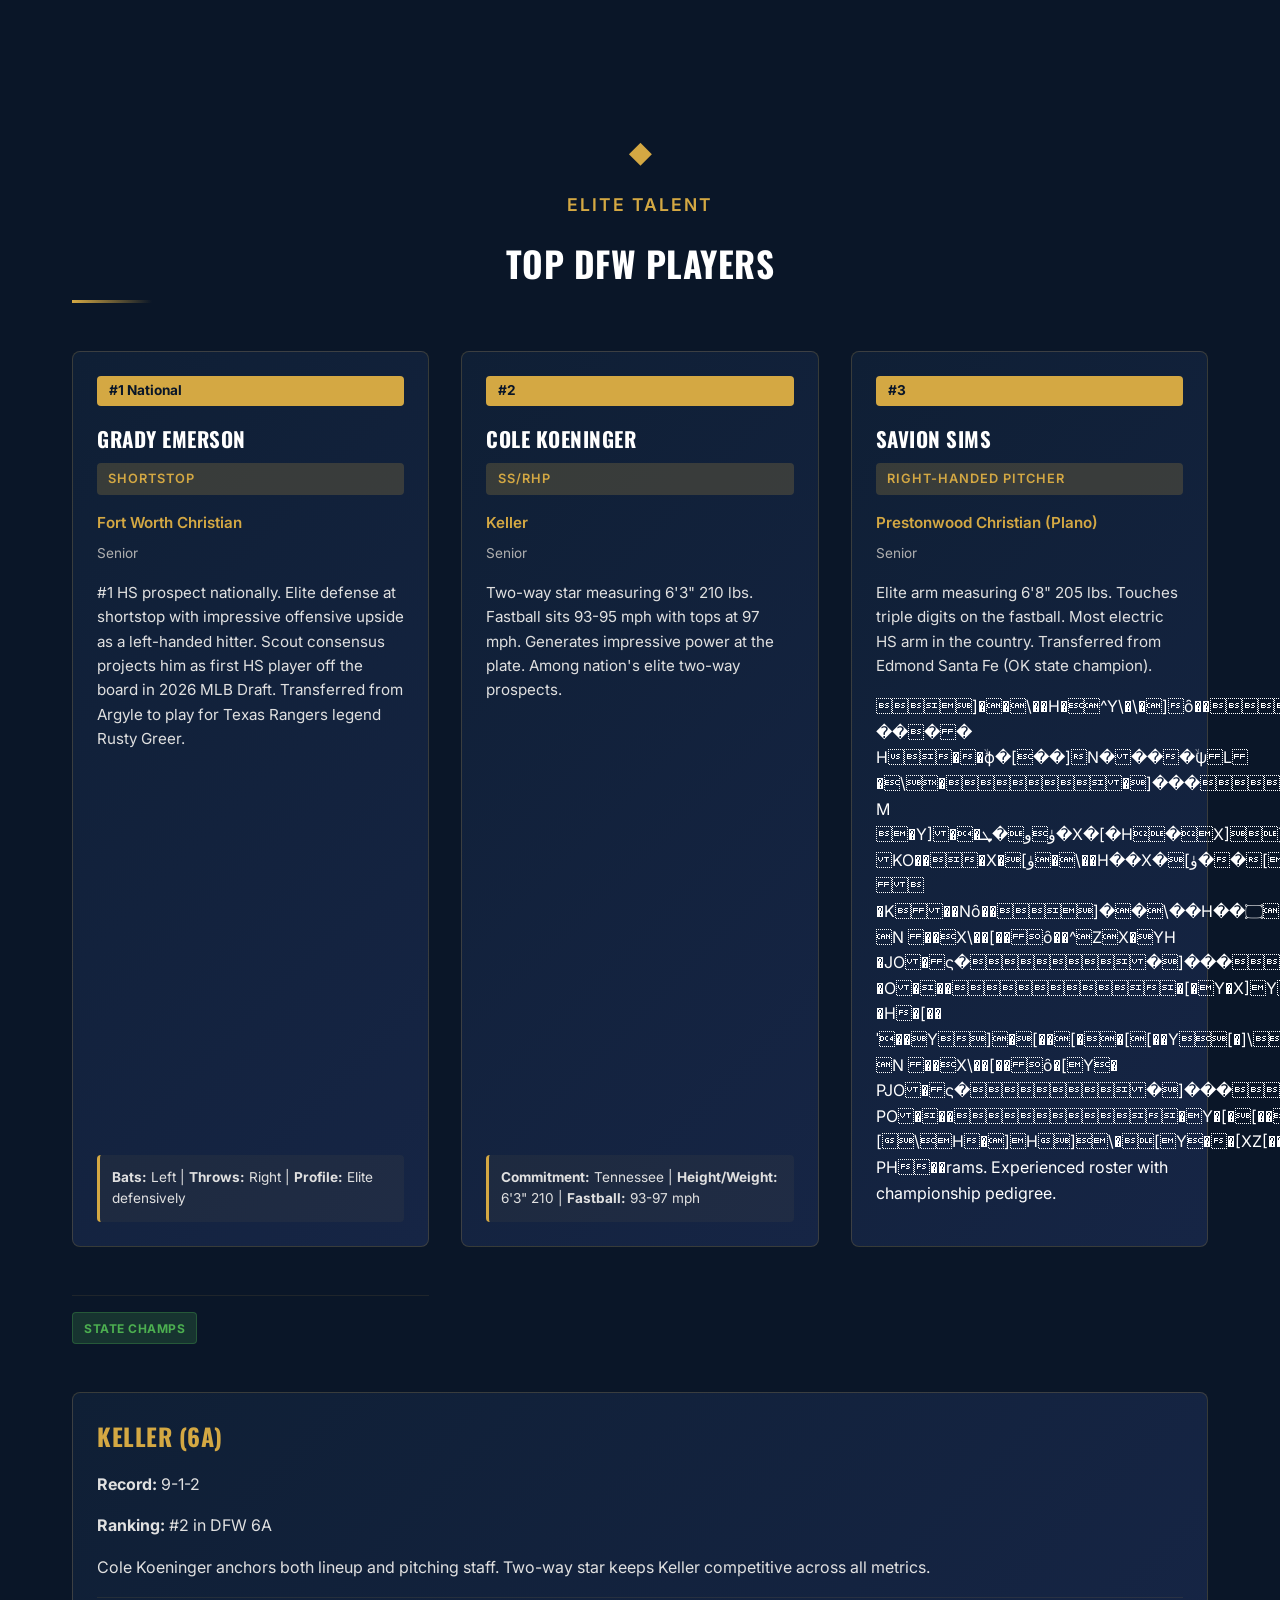
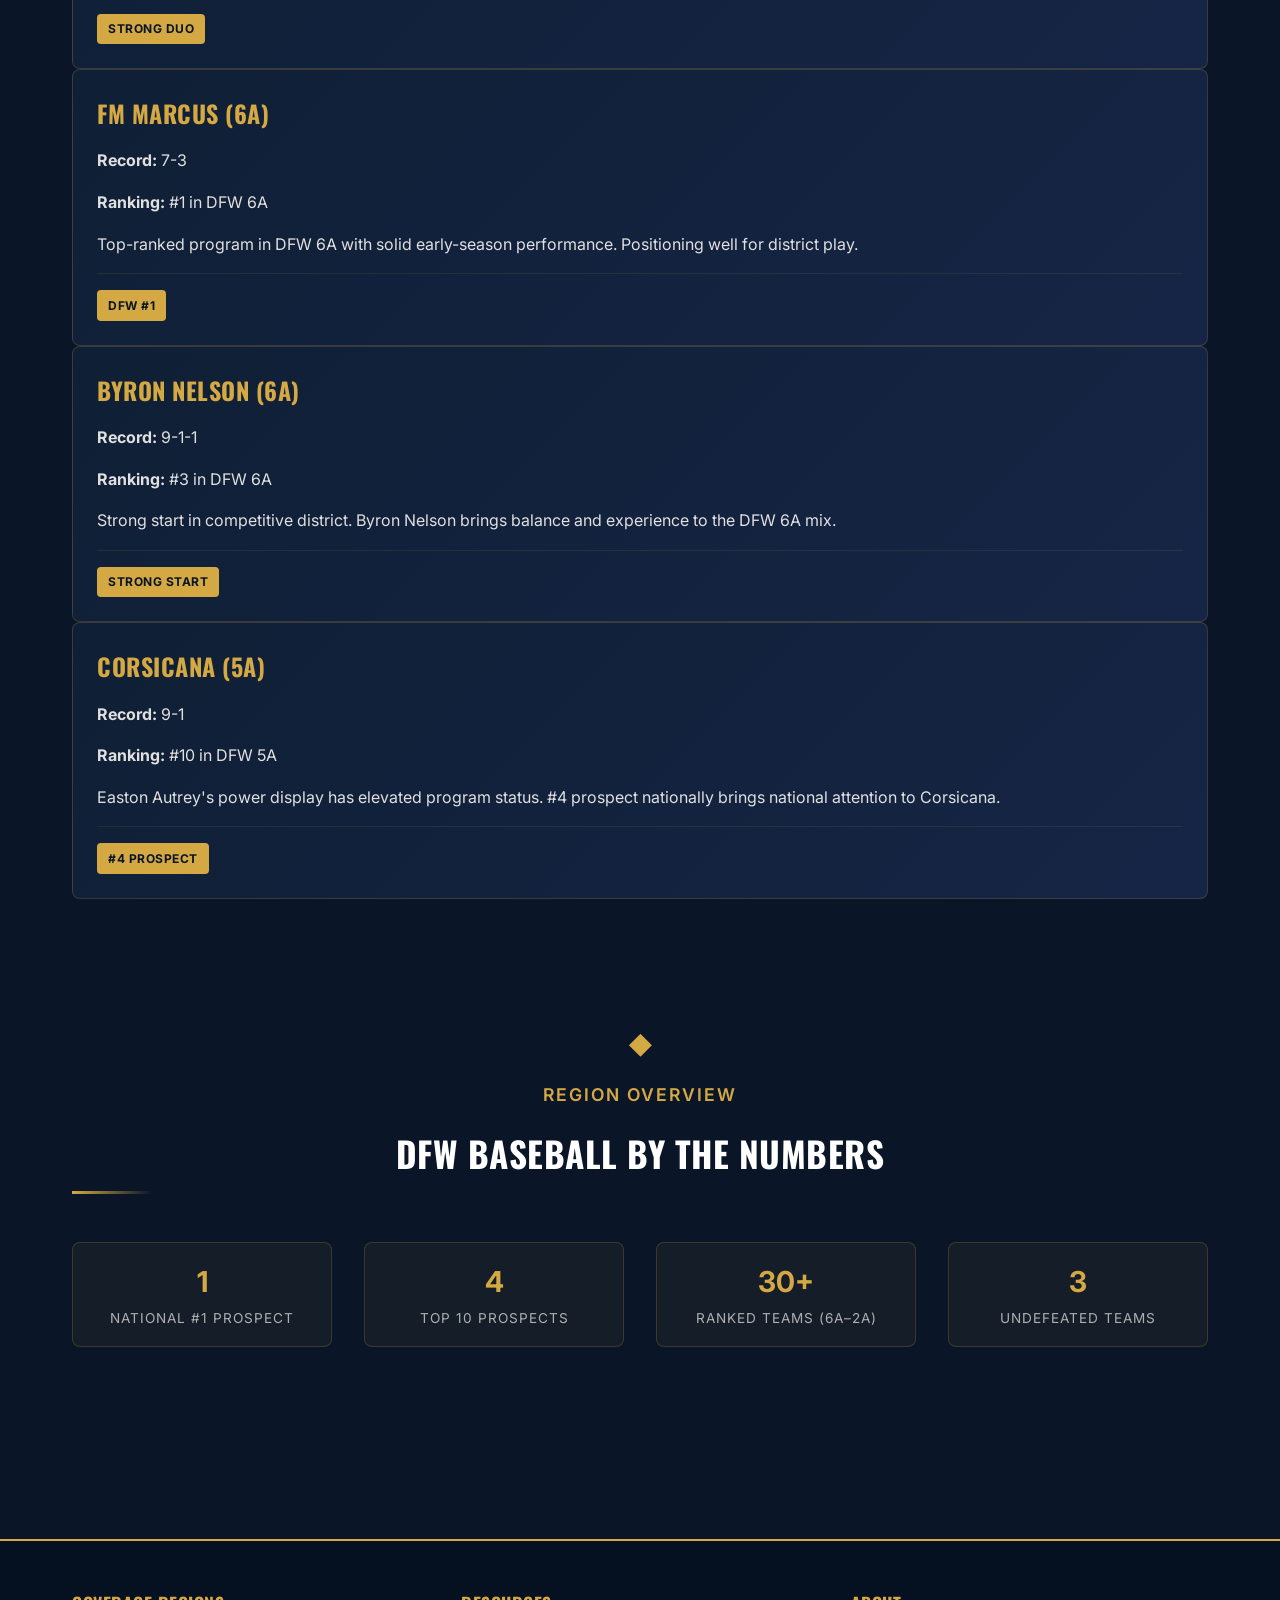
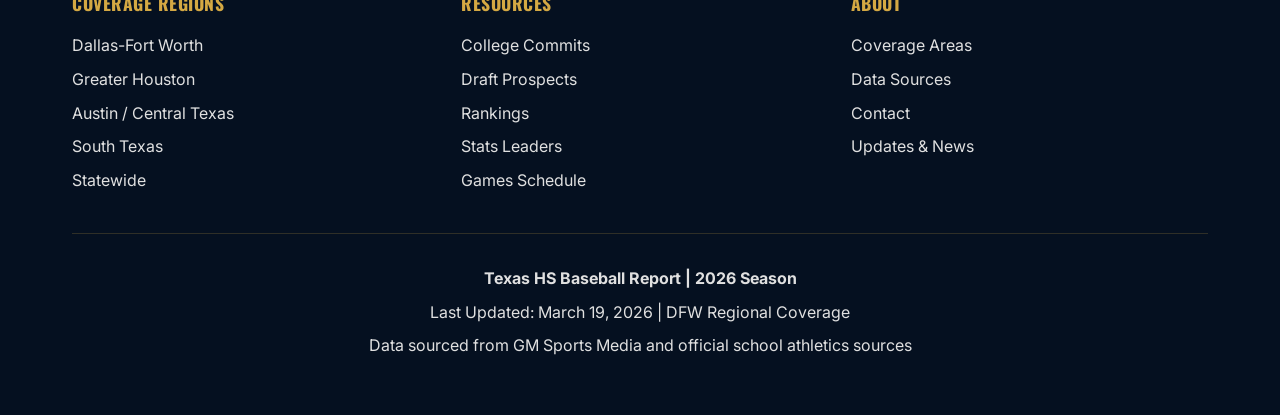
<file: dfw.html>
<!DOCTYPE html>
<html lang="en">
<head>
  <meta charset="UTF-8">
  <meta name="viewport" content="width=device-width, initial-scale=1.0">
  <title>DFW Baseball Rankings | Texas HS Baseball 2026</title>
  <link rel="stylesheet" href="styles.css">
</head>
<body>
  <!-- NAVIGATION -->
  <nav>
    <div class="container">
      <div class="logo">⚾ TX Baseball</div>
      <ul class="nav-links">
        <li><a href="index.html">Home</a></li>
        <li><a href="dfw.html" class="active">DFW</a></li>
        <li><a href="houston.html">Houston</a></li>
        <li><a href="austin.html">Austin</a></li>
        <li><a href="south-texas.html">South TX</a></li>
        <li><a href="statewide.html">Statewide</a></li>
      </ul>
    </div>
  </nav>

  <!-- HERO SECTION -->
  <section class="hero">
    <div class="hero-content">
      <h1>Dallas-Fort Worth Metroplex</h1>
      <p class="hero-subtitle">Home of Texas Baseball's Elite</p>
      <p class="hero-meta">Region Coverage | March 19, 2026</p>
      <p class="hero-description">DFW hosts the #1 HS prospect nationally in Grady Emerson and powerhouses across both 6A and 5A classifications</p>
    </div>
  </section>

  <!-- CLASS 6A RANKINGS -->
  <section class="section">
    <div class="container">
      <div class="section-header">
        <p>Top Classifications</p>
        <h2>Class 6A Rankings</h2>
      </div>
      <p style="text-align: center; margin-bottom: 2rem; color: #d4a843;">GM Sports Media Rankings | Updated March 5, 2026</p>

      <div class="table-wrapper">
        <table>
          <thead>
            <tr>
              <th>Rank</th>
              <th>Team</th>
              <th>Record</th>
              <th>Key Notes</th>
            </tr>
          </thead>
          <tbody>
            <tr>
              <td><strong style="color: #d4a843;">1</strong></td>
              <td><strong>FM Marcus</strong></td>
              <td><span class="badge badge-primary">7-3</span></td>
              <td>DFW's top-ranked 6A program</td>
            </tr>
            <tr>
              <td><strong style="color: #d4a843;">2</strong></td>
              <td><strong>Keller</strong></td>
              <td><span class="badge badge-primary">9-1-2</span></td>
              <td>Home of Cole Koeninger (2-way star)</td>
            </tr>
            <tr>
              <td><strong style="color: #d4a843;">3</strong></td>
              <td><strong>Byron Nelson</strong></td>
              <td><span class="badge badge-primary">9-1-1</span></td>
              <td>Strong early-season start</td>
            </tr>
            <tr>
              <td><strong style="color: #d4a843;">4</strong></td>
              <td><strong>Waxahachie</strong></td>
              <td><span class="badge badge-success">11-0</span></td>
              <td>Undefeated start, top contender</td>
            </tr>
            <tr>
              <td><strong style="color: #d4a843;">5</strong></td>
              <td><strong>Rockwall-Heath</strong></td>
              <td><span class="badge badge-primary">8-4</span></td>
              <td>Competitive district performance</td>
            </tr>
            <tr>
              <td><strong style="color: #d4a843;">6</strong></td>
              <td><strong>Denton Guyer</strong></td>
              <td><span class="badge badge-primary">8-4</span></td>
              <td>North DFW powerhouse</td>
            </tr>
            <tr>
              <td><strong style="color: #d4a843;">7</strong></td>
              <td><strong>Mansfield Legacy</strong></td>
              <td><span class="badge badge-primary">9-2</span></td>
              <td>Solid start in competitive district</td>
            </tr>
            <tr>
              <td><strong style="color: #d4a843;">8</strong></td>
              <td><strong>Keller Timber Creek</strong></td>
              <td><span class="badge badge-primary">9-3</span></td>
              <td>Rising program in 6A</td>
            </tr>
            <tr>
              <td><strong style="color: #d4a843;">9</strong></td>
              <td><strong>Allen</strong></td>
              <td><span class="badge badge-primary">7-4</span></td>
              <td>Traditional 6A competitor</td>
            </tr>
            <tr>
              <td><strong style="color: #d4a843;">10</strong></td>
              <td><strong>Flower Mound</strong></td>
              <td><span class="badge badge-primary">8-3-1</span></td>
              <td>Consistent playoff program</td>
            </tr>
          </tbody>
        </table>
      </div>
    </div>
  </section>

  <!-- CLASS 5A RANKINGS -->
  <section class="section" style="background: rgba(26, 40, 69, 0.3);">
    <div class="container">
      <div class="section-header">
        <p>Five-A Division</p>
        <h2>Class 5A Rankings</h2>
      </div>
      <p style="text-align: center; margin-bottom: 2rem; color: #d4a843;">GM Sports Media Rankings | Updated March 5, 2026</p>

      <div class="table-wrapper">
        <table>
          <thead>
            <tr>
              <th>Rank</th>
              <th>Team</th>
              <th>Record</th>
              <th>Key Notes</th>
            </tr>
          </thead>
          <tbody>
            <tr>
              <td><strong style="color: #d4a843;">1</strong></td>
              <td><strong>Aledo</strong></td>
              <td><span class="badge badge-success">11-1</span></td>
              <td>Defending multiple state titles, 5A powerhouse</td>
            </tr>
            <tr>
              <td><strong style="color: #d4a843;">2</strong></td>
              <td><strong>Grapevine</strong></td>
              <td><span class="badge badge-primary">8-2</span></td>
              <td>Consistent playoff contender</td>
            </tr>
            <tr>
              <td><strong style="color: #d4a843;">3</strong></td>
              <td><strong>Lucas Lovejoy</strong></td>
              <td><span class="badge badge-primary">8-2</span></td>
              <td>Strong program with talented roster</td>
            </tr>
            <tr>
              <td><strong style="color: #d4a843;">4</strong></td>
              <td><strong>McKinney North</strong></td>
              <td><span class="badge badge-primary">8-3</span></td>
              <td>Competitive northeast DFW team</td>
            </tr>
            <tr>
              <td><strong style="color: #d4a843;">5</strong></td>
              <td><strong>Frisco Wakeland</strong></td>
              <td><span class="badge badge-primary">4-6</span></td>
              <td>Growing program in Frisco area</td>
            </tr>
            <tr>
              <td><strong style="color: #d4a843;">6</strong></td>
              <td><strong>Argyle</strong></td>
              <td><span class="badge badge-primary">7-3-1</span></td>
              <td>Recent talent transfer school (Grady Emerson)</td>
            </tr>
            <tr>
              <td><strong style="color: #d4a843;">7</strong></td>
              <td><strong>Prosper Walnut Grove</strong></td>
              <td><span class="badge badge-primary">8-2</span></td>
              <td>Prosper ISD's strong program</td>
            </tr>
            <tr>
              <td><strong style="color: #d4a843;">8</strong></td>
              <td><strong>Cleburne</strong></td>
              <td><span class="badge badge-primary">8-2</span></td>
              <td>Fort Worth area competitor</td>
            </tr>
            <tr>
              <td><strong style="color: #d4a843;">9</strong></td>
              <td><strong>Frisco Emerson</strong></td>
              <td><span class="badge badge-primary">6-3-2</span></td>
              <td>Frisco ISD's 5A entry</td>
            </tr>
            <tr>
              <td><strong style="color: #d4a843;">10</strong></td>
              <td><strong>Corsicana</strong></td>
              <td><span class="badge badge-success">9-1</span></td>
              <td>Home of Easton Autrey (#4 prospect)</td>
            </tr>
          </tbody>
        </table>
      </div>
    </div>
  </section>

  <!-- CLASS 4A RANKINGS -->
  <section class="section">
    <div class="container">
      <div class="section-header">
        <p>Four-A Division</p>
        <h2>Class 4A Rankings</h2>
      </div>
      <p style="text-align: center; margin-bottom: 2rem; color: #d4a843;">DFW Area 4A Programs | 2026 Season</p>

      <div class="table-wrapper">
        <table>
          <thead>
            <tr>
              <th>Rank</th>
              <th>Team</th>
              <th>Area</th>
              <th>Key Notes</th>
            </tr>
          </thead>
          <tbody>
            <tr>
              <td><strong style="color: #d4a843;">1</strong></td>
              <td><strong>Stephenville</strong></td>
              <td>Erath County</td>
              <td>Storied program, perennial state playoff contender</td>
            </tr>
            <tr>
              <td><strong style="color: #d4a843;">2</strong></td>
              <td><strong>Kennedale</strong></td>
              <td>Tarrant County</td>
              <td>Consistent 4A force in competitive Tarrant district</td>
            </tr>
            <tr>
              <td><strong style="color: #d4a843;">3</strong></td>
              <td><strong>Midlothian Heritage</strong></td>
              <td>Ellis County</td>
              <td>Strong Ellis County program with playoff experience</td>
            </tr>
            <tr>
              <td><strong style="color: #d4a843;">4</strong></td>
              <td><strong>Glen Rose</strong></td>
              <td>Somervell County</td>
              <td>Competitive Hill Country border program</td>
            </tr>
            <tr>
              <td><strong style="color: #d4a843;">5</strong></td>
              <td><strong>Waco La Vega</strong></td>
              <td>McLennan County</td>
              <td>South DFW corridor 4A contender</td>
            </tr>
          </tbody>
        </table>
      </div>
    </div>
  </section>

  <!-- CLASS 3A RANKINGS -->
  <section class="section" style="background: rgba(26, 40, 69, 0.3);">
    <div class="container">
      <div class="section-header">
        <p>Three-A Division</p>
        <h2>Class 3A Rankings</h2>
      </div>

      <div class="grid grid-3">
        <div class="card">
          <div class="card-header">
            <h3 style="color: #d4a843; margin: 0;">Brock</h3>
          </div>
          <div class="card-body">
            <p><strong>Classification:</strong> 3A</p>
            <p>Parker County powerhouse with deep playoff history. One of the premier 3A programs in North Texas.</p>
          </div>
          <div class="card-footer">
            <span class="badge badge-primary">Parker Co.</span>
          </div>
        </div>

        <div class="card">
          <div class="card-header">
            <h3 style="color: #d4a843; margin: 0;">Grandview</h3>
          </div>
          <div class="card-body">
            <p><strong>Classification:</strong> 3A</p>
            <p>Johnson County program with consistent competitive tradition in 3A baseball.</p>
          </div>
          <div class="card-footer">
            <span class="badge badge-primary">Johnson Co.</span>
          </div>
        </div>

        <div class="card">
          <div class="card-header">
            <h3 style="color: #d4a843; margin: 0;">Sunnyvale</h3>
          </div>
          <div class="card-body">
            <p><strong>Classification:</strong> 3A</p>
            <p>Dallas County 3A competitor with growing program and playoff upside.</p>
          </div>
          <div class="card-footer">
            <span class="badge badge-primary">Dallas Co.</span>
          </div>
        </div>

        <div class="card">
          <div class="card-header">
            <h3 style="color: #d4a843; margin: 0;">Malakoff</h3>
          </div>
          <div class="card-body">
            <p><strong>Classification:</strong> 3A</p>
            <p>East of DFW 3A program. Competitive district play in Henderson County.</p>
          </div>
          <div class="card-footer">
            <span class="badge badge-primary">Henderson Co.</span>
          </div>
        </div>

        <div class="card">
          <div class="card-header">
            <h3 style="color: #d4a843; margin: 0;">Palmer</h3>
          </div>
          <div class="card-body">
            <p><strong>Classification:</strong> 3A</p>
            <p>Ellis County 3A competitor with solid pitching and playoff potential.</p>
          </div>
          <div class="card-footer">
            <span class="badge badge-primary">Ellis Co.</span>
          </div>
        </div>
      </div>
    </div>
  </section>

  <!-- CLASS 2A -->
  <section class="section">
    <div class="container">
      <div class="section-header">
        <p>Two-A Division</p>
        <h2>Class 2A Notable Programs</h2>
      </div>

      <div class="highlight">
        <h4 style="color: #d4a843; margin-top: 0;">DFW Area 2A Baseball</h4>
        <p>The DFW metro fringe hosts competitive 2A programs in the outlying counties. Notable programs include Itasca (Hill County), Whitney (Hill County), and Valley Mills (Bosque County) competing in 2A districts. These small-school programs provide intense regional competition with multiple playoff participants from the greater DFW area annually.</p>
      </div>
    </div>
  </section>

  <!-- TOP PLAYERS -->
  <section class="section">
    <div class="container">
      <div class="section-header">
        <p>Elite Talent</p>
        <h2>Top DFW Players</h2>
      </div>

      <div class="grid grid-2">
        <!-- Grady Emerson -->
        <div class="player-card">
          <span class="player-rank">#1 National</span>
          <h3 class="player-name">Grady Emerson</h3>
          <span class="player-position">Shortstop</span>
          <p class="player-school">Fort Worth Christian</p>
          <p class="player-year">Senior</p>
          <p class="player-description">#1 HS prospect nationally. Elite defense at shortstop with impressive offensive upside as a left-handed hitter. Scout consensus projects him as first HS player off the board in 2026 MLB Draft. Transferred from Argyle to play for Texas Rangers legend Rusty Greer.</p>
          <div class="player-stats">
            <strong>Bats:</strong> Left | <strong>Throws:</strong> Right | <strong>Profile:</strong> Elite defensively
          </div>
        </div>

        <!-- Cole Koeninger -->
        <div class="player-card">
          <span class="player-rank">#2</span>
          <h3 class="player-name">Cole Koeninger</h3>
          <span class="player-position">SS/RHP</span>
          <p class="player-school">Keller</p>
          <p class="player-year">Senior</p>
          <p class="player-description">Two-way star measuring 6'3" 210 lbs. Fastball sits 93-95 mph with tops at 97 mph. Generates impressive power at the plate. Among nation's elite two-way prospects.</p>
          <div class="player-stats">
            <strong>Commitment:</strong> Tennessee | <strong>Height/Weight:</strong> 6'3" 210 | <strong>Fastball:</strong> 93-97 mph
          </div>
        </div>

        <!-- Savion Sims -->
        <div class="player-card">
          <span class="player-rank">#3</span>
          <h3 class="player-name">Savion Sims</h3>
          <span class="player-position">Right-Handed Pitcher</span>
          <p class="player-school">Prestonwood Christian (Plano)</p>
          <p class="player-year">Senior</p>
          <p class="player-description">Elite arm measuring 6'8" 205 lbs. Touches triple digits on the fastball. Most electric HS arm in the country. Transferred from Edmond Santa Fe (OK state champion).</p>
       ]��\��H�^Y\�\�]ȏ����ۙϐ��[Z]Y[�����ۙψ��Z�XH��ۙϒZY���ZY�����ۙψ����H��ۙϕ�[��]N����ۙψL
�\��]����]����KKHX\�ۈ]]�^HKO��]��\��H�^Y\�X�\�����[��\��H�^Y\�\�[�ȏ����[�����\��H�^Y\�[�[YH��X\�ۈ]]�^O�ς��[��\��H�^Y\�\��][ۈ���]�Y[\���[����\��H�^Y\�\�������ܜ�X�[�O����\��H�^Y\�^YX\����[�[܏����\��H�^Y\�Y\�ܚ\[ۈ��^\���[Z]�]��X]Z�[��Y�Z[�Y��\���[��\�[][������ٙ���ܙX��\�]�ؙHY�H�Y[\�[����\�����\�KۙH\�[X]Y]M�Y]��ۈو�ܜ�X�[�H�X]]]�^K����]��\��H�^Y\�\�]ȏ����ۙϐ��[Z]Y[�����ۙψ^\���ۙϐ�]Ώ���ۙψY���ۙϔ��\��ٚ[N����ۙψ^�\[ۘ[��]����]����]����]�����X�[ۏ���KKHPST��pU�
KO���X�[ۈ�\��H��X�[ۈ��[OH��X��ܛ�[���ؘJ���K��Nȏ��]��\��H��۝Z[�\����]��\��H��X�[ۋZXY\������X]\�Y��ܘ[\��������X[\���]������]����]��\��H�ܚYܚYL����]��\��H��\����]��\��H��\�ZXY\������[OH���܎��N��X\��[��ȏ��^ZX�YH
�JO�ς��]���]��\��H��\�X��H������ۙϔ�X�ܙ����ۙψLKL������ۙϔ�[��[�Ώ���ۙψ�[����O����[�Y�X]Y�\�\��^ZX�YH��][ۙY\�H��۝[�\�[�H���H�[��ˈ��Y]�[��[��[[��Y[�]\XZ�H[H[��\��\�[�H^[ٙ�ˏ����]���]��\��H��\�Y���\�����[��\��H��Y�H�Y�K\�X��\�ȏ�[�Y�X]Y��[����]����]����]��\��H��\����]��\��H��\�ZXY\������[OH���܎��N��X\��[��ȏ�[Y�
PJO�ς��]���]��\��H��\�X��H������ۙϔ�X�ܙ����ۙψLKLO������ۙϔ�[��[�Ώ���ۙψ�H[���PO����Y�[�[��][\H�]H]\�[Y��[XZ[��H���[�\�وPH��rams. Experienced roster with championship pedigree.</p>
          </div>
          <div class="card-footer">
            <span class="badge badge-success">State Champs</span>
          </div>
        </div>

        <div class="card">
          <div class="card-header">
            <h3 style="color: #d4a843; margin: 0;">Keller (6A)</h3>
          </div>
          <div class="card-body">
            <p><strong>Record:</strong> 9-1-2</p>
            <p><strong>Ranking:</strong> #2 in DFW 6A</p>
            <p>Cole Koeninger anchors both lineup and pitching staff. Two-way star keeps Keller competitive across all metrics.</p>
          </div>
          <div class="card-footer">
            <span class="badge badge-primary">Strong Duo</span>
          </div>
        </div>

        <div class="card">
          <div class="card-header">
            <h3 style="color: #d4a843; margin: 0;">FM Marcus (6A)</h3>
          </div>
          <div class="card-body">
            <p><strong>Record:</strong> 7-3</p>
            <p><strong>Ranking:</strong> #1 in DFW 6A</p>
            <p>Top-ranked program in DFW 6A with solid early-season performance. Positioning well for district play.</p>
          </div>
          <div class="card-footer">
            <span class="badge badge-primary">DFW #1</span>
          </div>
        </div>

        <div class="card">
          <div class="card-header">
            <h3 style="color: #d4a843; margin: 0;">Byron Nelson (6A)</h3>
          </div>
          <div class="card-body">
            <p><strong>Record:</strong> 9-1-1</p>
            <p><strong>Ranking:</strong> #3 in DFW 6A</p>
            <p>Strong start in competitive district. Byron Nelson brings balance and experience to the DFW 6A mix.</p>
          </div>
          <div class="card-footer">
            <span class="badge badge-primary">Strong Start</span>
          </div>
        </div>

        <div class="card">
          <div class="card-header">
            <h3 style="color: #d4a843; margin: 0;">Corsicana (5A)</h3>
          </div>
          <div class="card-body">
            <p><strong>Record:</strong> 9-1</p>
            <p><strong>Ranking:</strong> #10 in DFW 5A</p>
            <p>Easton Autrey's power display has elevated program status. #4 prospect nationally brings national attention to Corsicana.</p>
          </div>
          <div class="card-footer">
            <span class="badge badge-primary">#4 Prospect</span>
          </div>
        </div>
      </div>
    </div>
  </section>

  <!-- QUICK STATS -->
  <section class="section">
    <div class="container">
      <div class="section-header">
        <p>Region Overview</p>
        <h2>DFW Baseball by the Numbers</h2>
      </div>

      <div class="grid grid-4">
        <div class="stat-box">
          <span class="stat-value">1</span>
          <span class="stat-label">National #1 Prospect</span>
        </div>

        <div class="stat-box">
          <span class="stat-value">4</span>
          <span class="stat-label">Top 10 Prospects</span>
        </div>

        <div class="stat-box">
          <span class="stat-value">30+</span>
          <span class="stat-label">Ranked Teams (6A–2A)</span>
        </div>

        <div class="stat-box">
          <span class="stat-value">3</span>
          <span class="stat-label">Undefeated Teams</span>
        </div>
      </div>
    </div>
  </section>

  <!-- FOOTER -->
  <footer>
    <div class="container">
      <div class="footer-content">
        <div class="footer-section">
          <h4>Coverage Regions</h4>
          <ul>
            <li><a href="dfw.html">Dallas-Fort Worth</a></li>
            <li><a href="houston.html">Greater Houston</a></li>
            <li><a href="austin.html">Austin / Central Texas</a></li>
            <li><a href="south-texas.html">South Texas</a></li>
            <li><a href="statewide.html">Statewide</a></li>
          </ul>
        </div>
        <div class="footer-section">
          <h4>Resources</h4>
          <ul>
            <li><a href="#">College Commits</a></li>
            <li><a href="#">Draft Prospects</a></li>
            <li><a href="#">Rankings</a></li>
            <li><a href="#">Stats Leaders</a></li>
            <li><a href="#">Games Schedule</a></li>
          </ul>
        </div>
        <div class="footer-section">
          <h4>About</h4>
          <ul>
            <li><a href="#">Coverage Areas</a></li>
            <li><a href="#">Data Sources</a></li>
            <li><a href="#">Contact</a></li>
            <li><a href="#">Updates & News</a></li>
          </ul>
        </div>
      </div>
      <div class="footer-bottom">
        <p><strong>Texas HS Baseball Report | 2026 Season</strong></p>
        <p>Last Updated: March 19, 2026 | DFW Regional Coverage</p>
        <p>Data sourced from GM Sports Media and official school athletics sources</p>
      </div>
    </div>
  </footer>

  <script>
    document.querySelectorAll('.nav-links a').forEach(link => {
      if (link.href === window.location.href) {
        link.classList.add('active');
      }
    });
  </script>
</body>
</html>
</file>
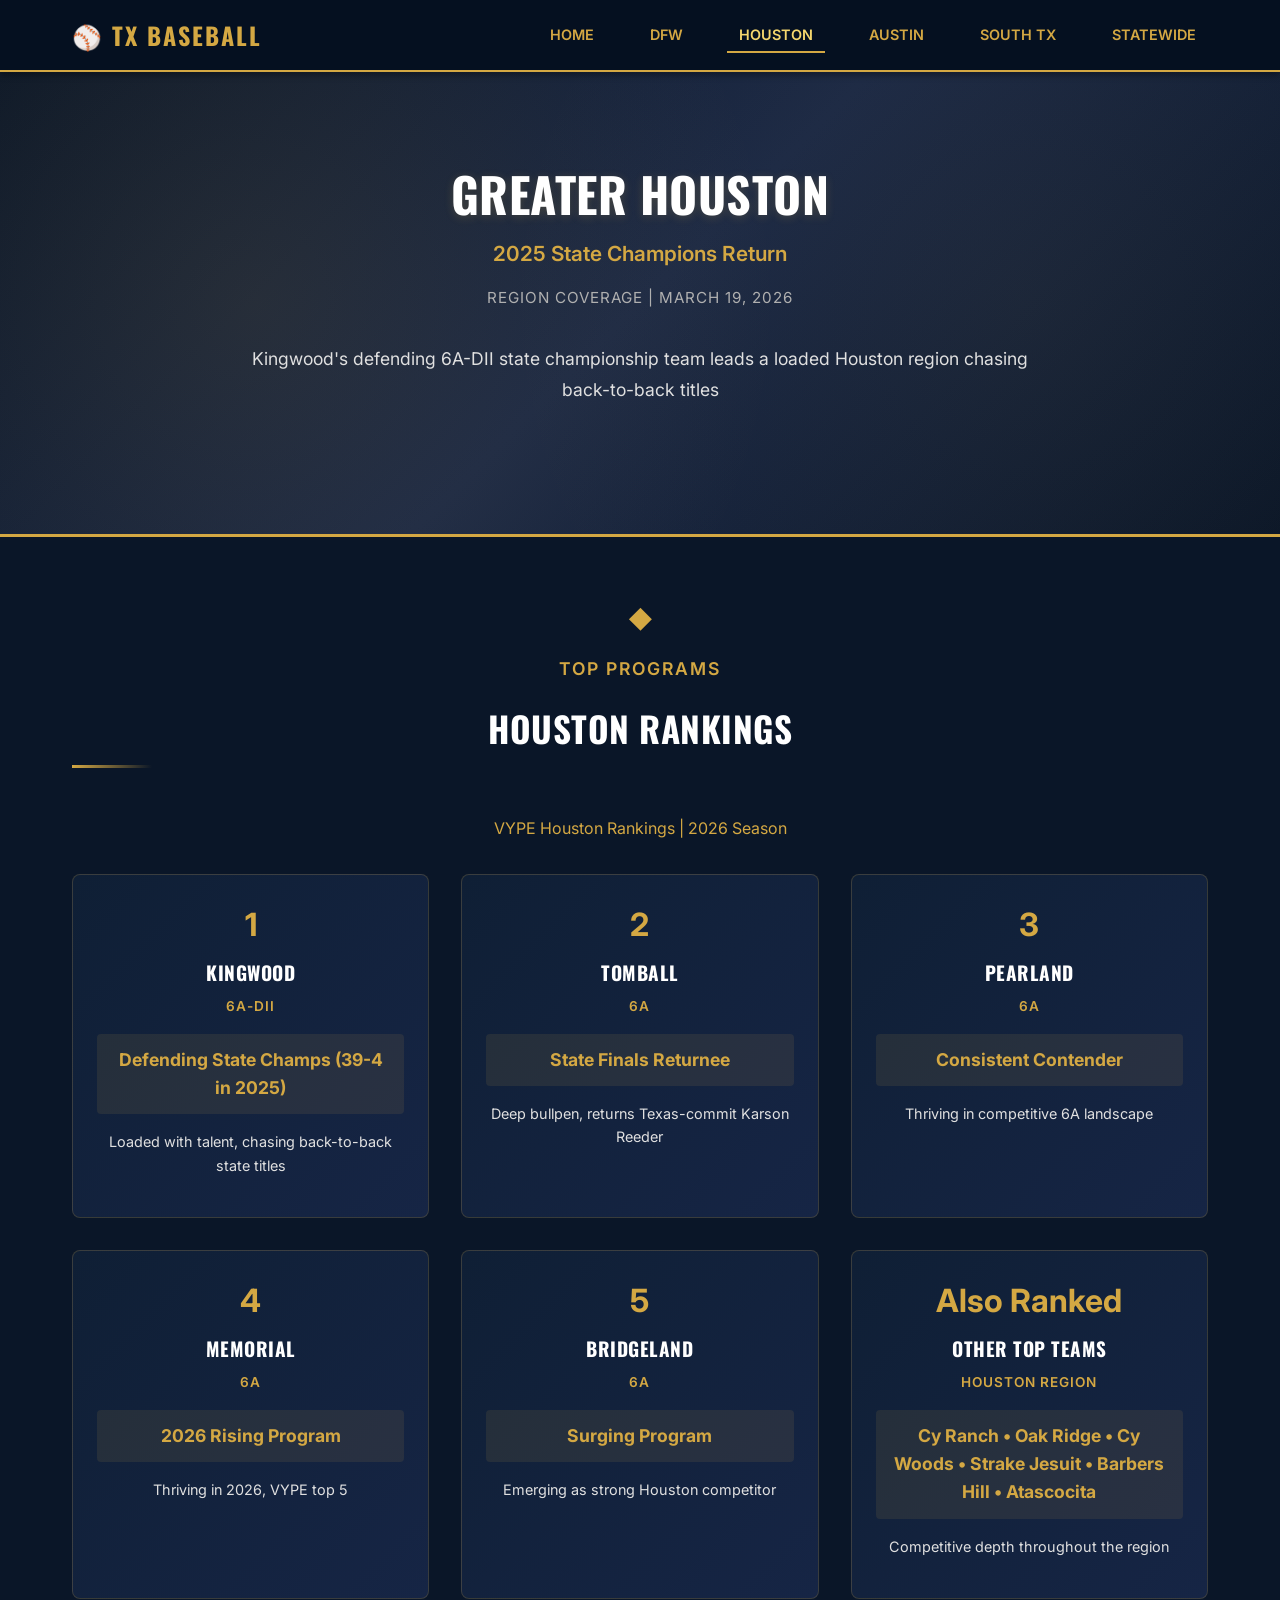
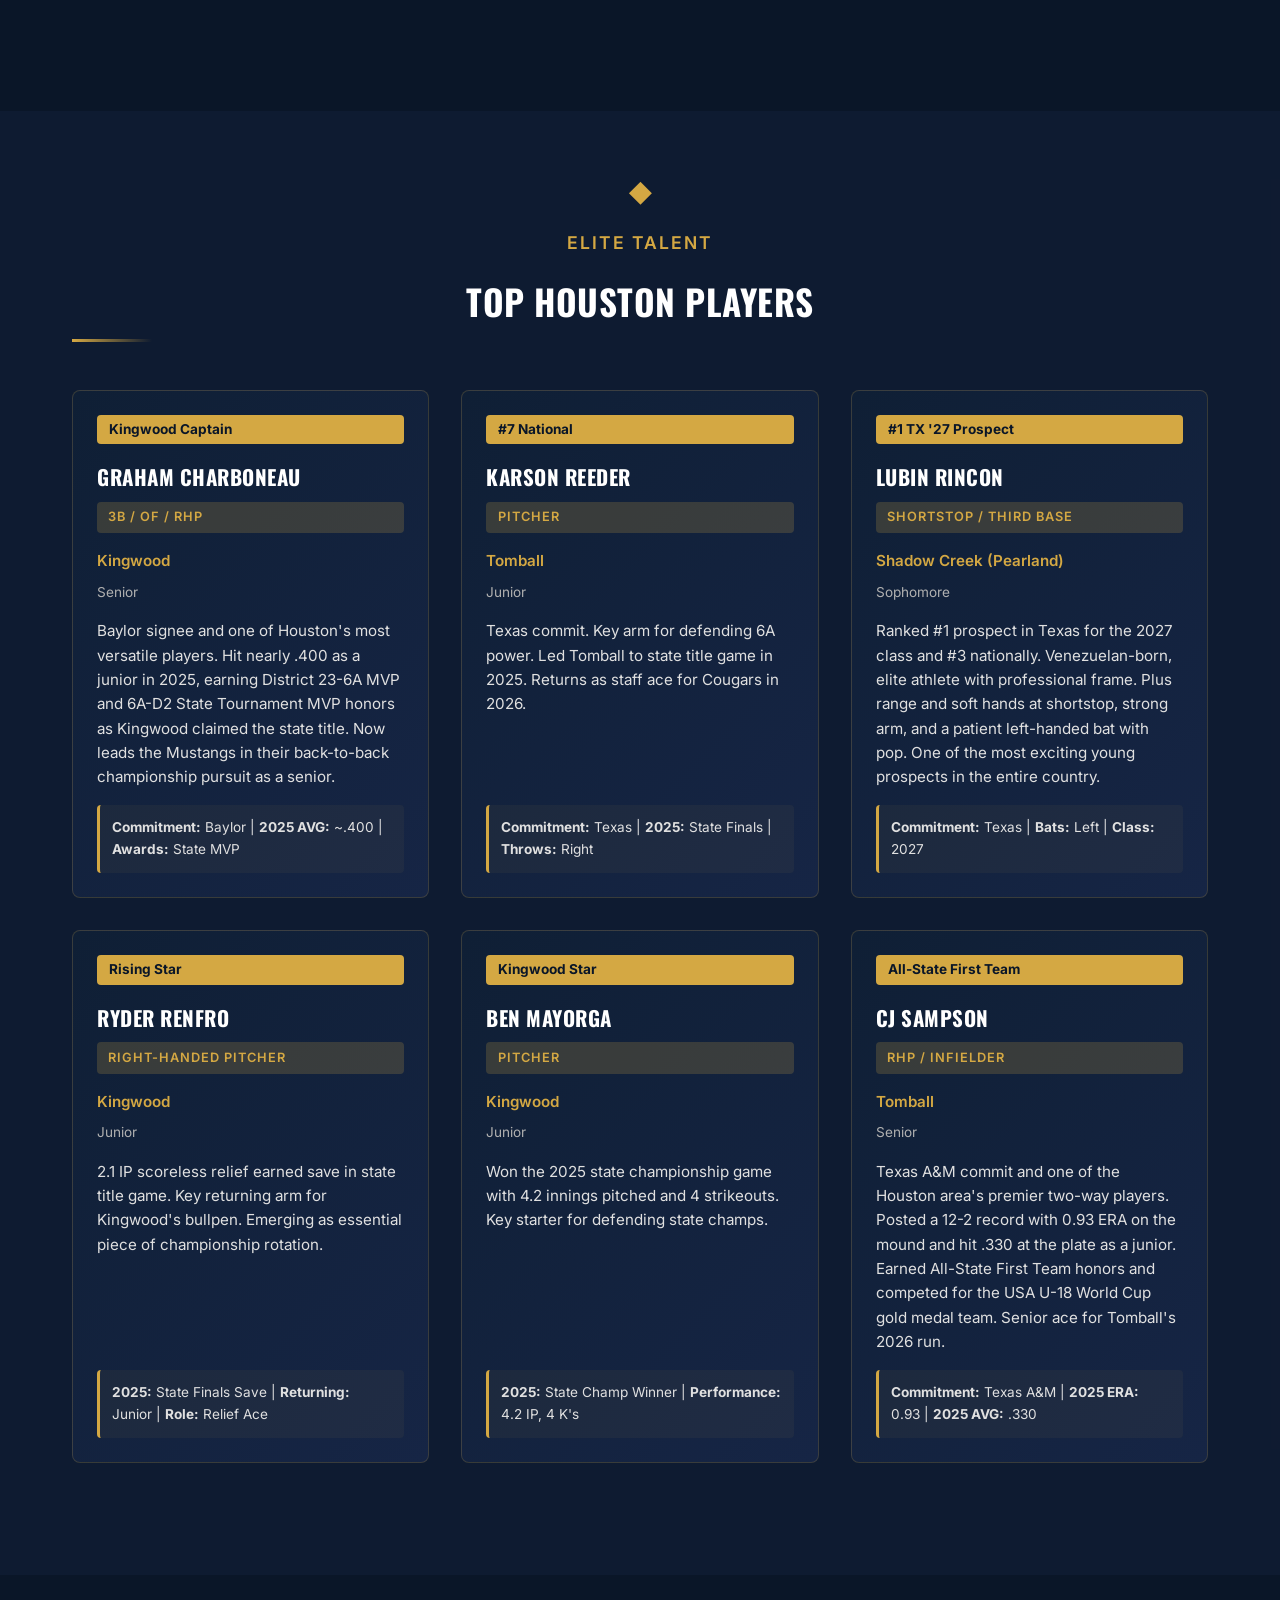
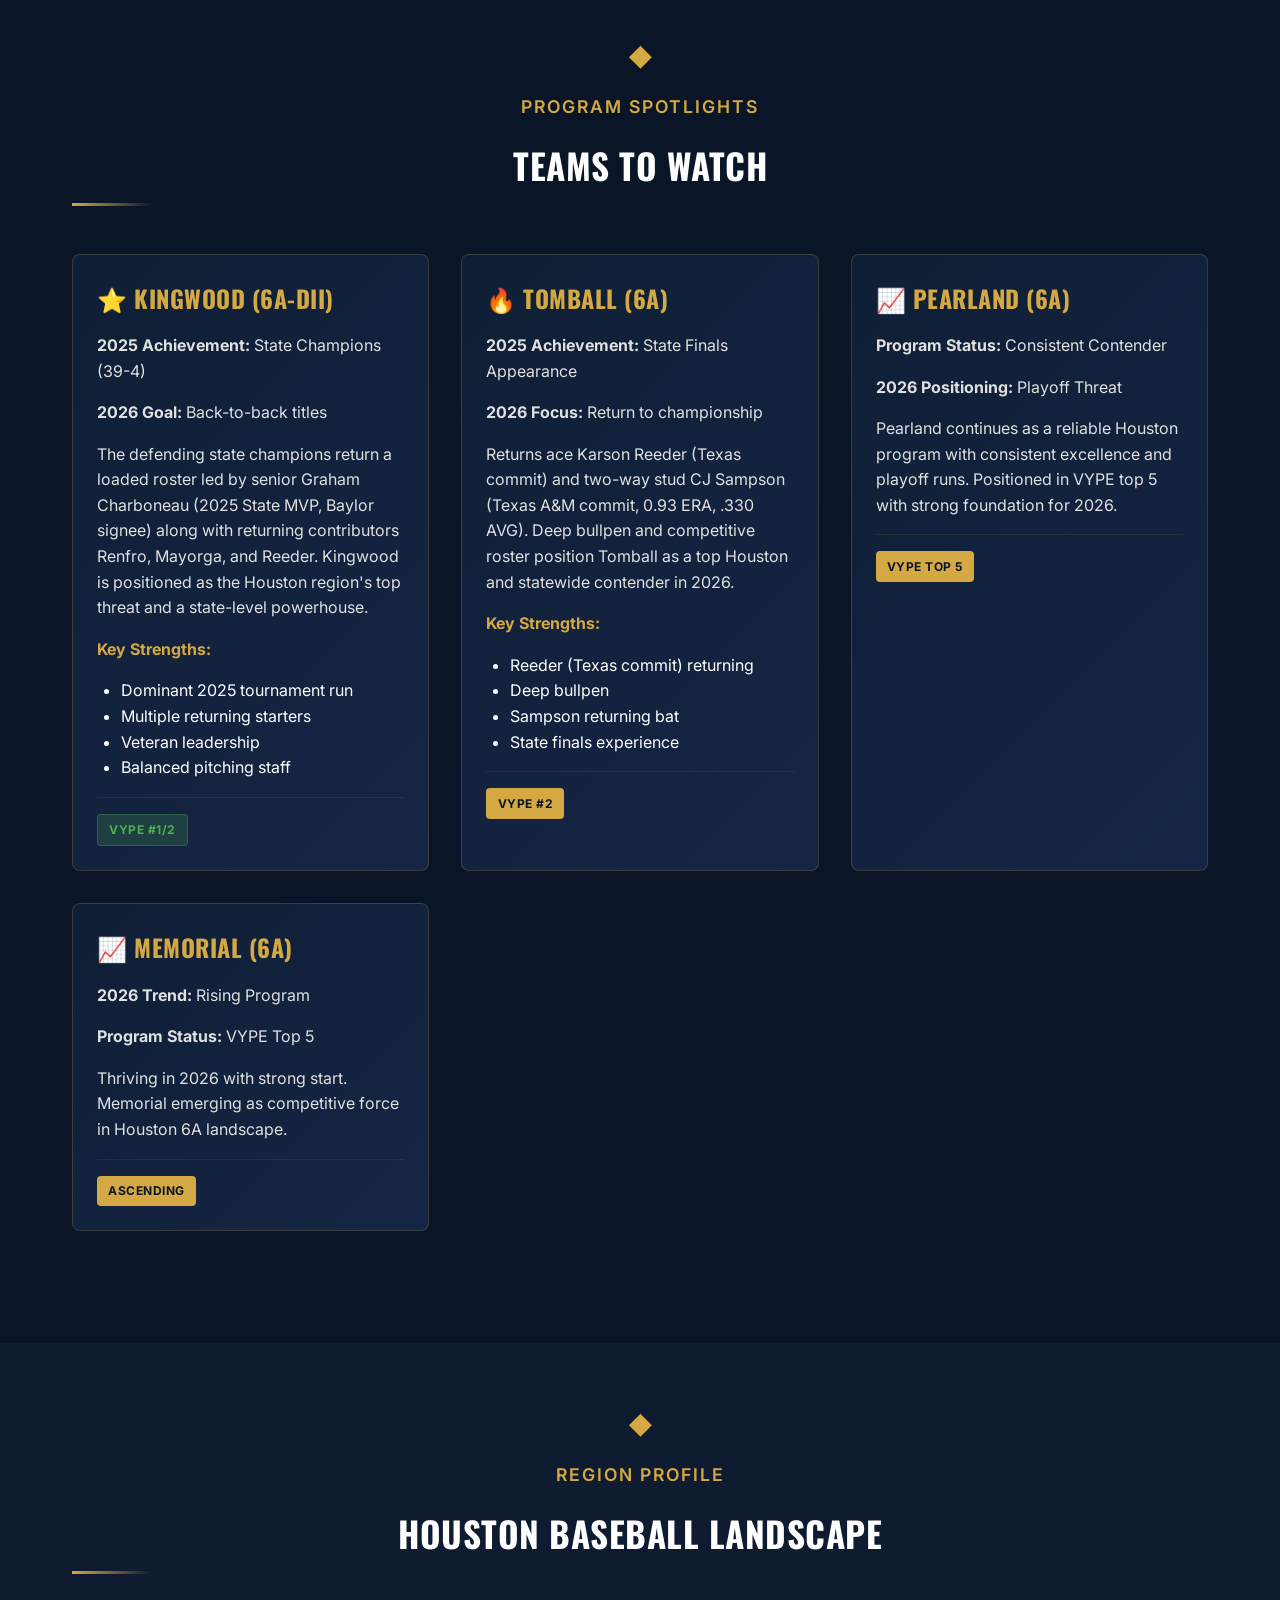
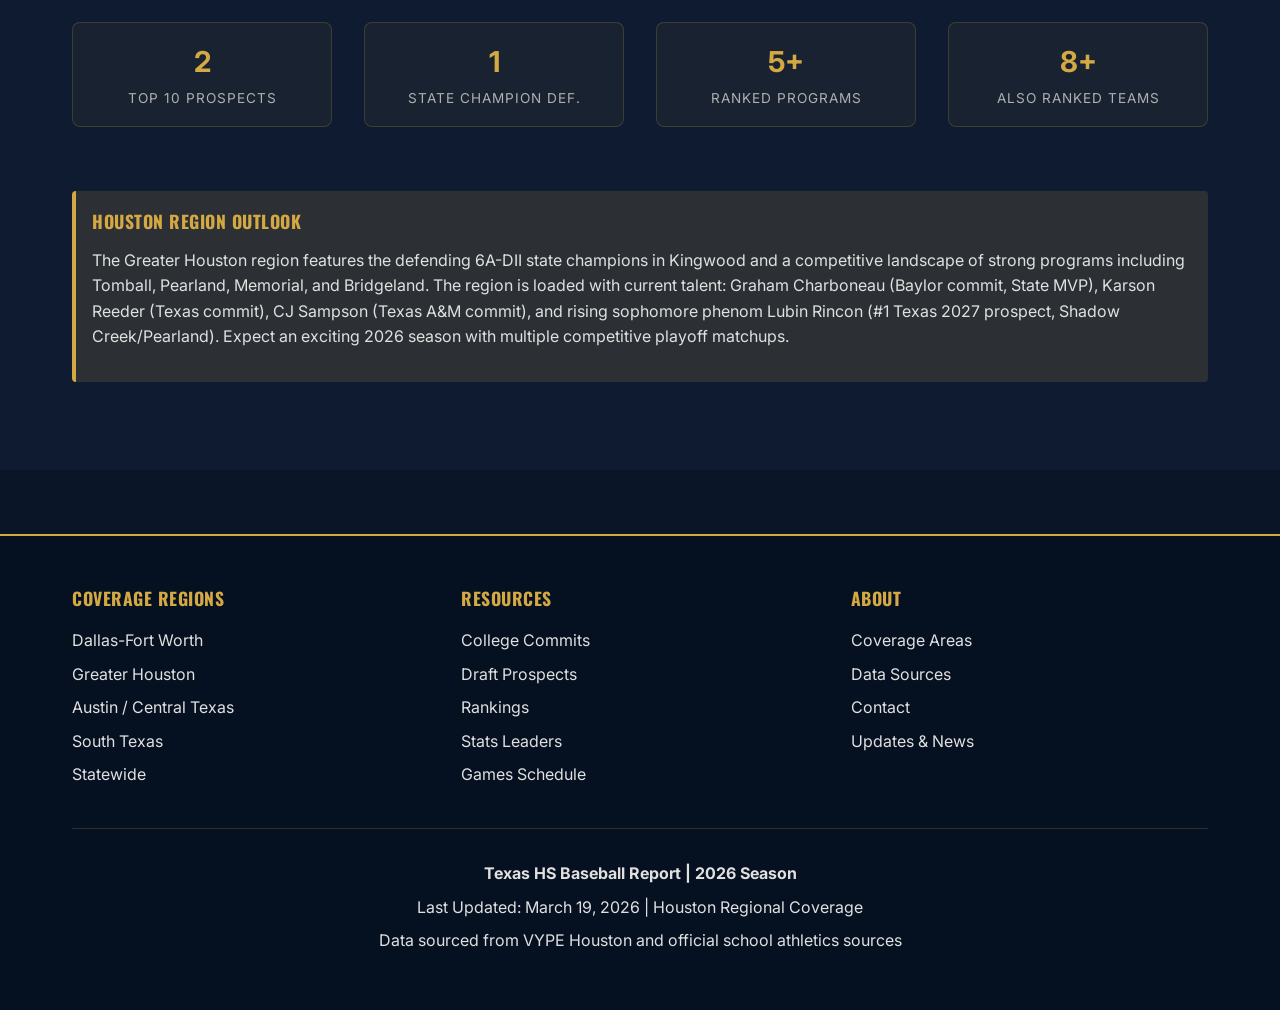
<file: houston.html>
<!DOCTYPE html>
<html lang="en">
<head>
  <meta charset="UTF-8">
  <meta name="viewport" content="width=device-width, initial-scale=1.0">
  <title>Houston Baseball Rankings | Texas HS Baseball 2026</title>
  <link rel="stylesheet" href="styles.css">
</head>
<body>
  <!-- NAVIGATION -->
  <nav>
    <div class="container">
      <div class="logo">⚾ TX Baseball</div>
      <ul class="nav-links">
        <li><a href="index.html">Home</a></li>
        <li><a href="dfw.html">DFW</a></li>
        <li><a href="houston.html" class="active">Houston</a></li>
        <li><a href="austin.html">Austin</a></li>
        <li><a href="south-texas.html">South TX</a></li>
        <li><a href="statewide.html">Statewide</a></li>
      </ul>
    </div>
  </nav>

  <!-- HERO SECTION -->
  <section class="hero">
    <div class="hero-content">
      <h1>Greater Houston</h1>
      <p class="hero-subtitle">2025 State Champions Return</p>
      <p class="hero-meta">Region Coverage | March 19, 2026</p>
      <p class="hero-description">Kingwood's defending 6A-DII state championship team leads a loaded Houston region chasing back-to-back titles</p>
    </div>
  </section>

  <!-- REGION RANKINGS -->
  <section class="section">
    <div class="container">
      <div class="section-header">
        <p>Top Programs</p>
        <h2>Houston Rankings</h2>
      </div>
      <p style="text-align: center; margin-bottom: 2rem; color: #d4a843;">VYPE Houston Rankings | 2026 Season</p>

      <div class="grid grid-2">
        <div class="team-card">
          <div class="team-rank">1</div>
          <h4 class="team-name">Kingwood</h4>
          <p class="team-classification">6A-DII</p>
          <div class="team-record">Defending State Champs (39-4 in 2025)</div>
          <p style="font-size: 0.9rem;">Loaded with talent, chasing back-to-back state titles</p>
        </div>

        <div class="team-card">
          <div class="team-rank">2</div>
          <h4 class="team-name">Tomball</h4>
          <p class="team-classification">6A</p>
          <div class="team-record">State Finals Returnee</div>
          <p style="font-size: 0.9rem;">Deep bullpen, returns Texas-commit Karson Reeder</p>
        </div>

        <div class="team-card">
          <div class="team-rank">3</div>
          <h4 class="team-name">Pearland</h4>
          <p class="team-classification">6A</p>
          <div class="team-record">Consistent Contender</div>
          <p style="font-size: 0.9rem;">Thriving in competitive 6A landscape</p>
        </div>

        <div class="team-card">
          <div class="team-rank">4</div>
          <h4 class="team-name">Memorial</h4>
          <p class="team-classification">6A</p>
          <div class="team-record">2026 Rising Program</div>
          <p style="font-size: 0.9rem;">Thriving in 2026, VYPE top 5</p>
        </div>

        <div class="team-card">
          <div class="team-rank">5</div>
          <h4 class="team-name">Bridgeland</h4>
          <p class="team-classification">6A</p>
          <div class="team-record">Surging Program</div>
          <p style="font-size: 0.9rem;">Emerging as strong Houston competitor</p>
        </div>

        <div class="team-card">
          <div class="team-rank">Also Ranked</div>
          <h4 class="team-name">Other Top Teams</h4>
          <p class="team-classification">Houston Region</p>
          <div class="team-record">Cy Ranch • Oak Ridge • Cy Woods • Strake Jesuit • Barbers Hill • Atascocita</div>
          <p style="font-size: 0.9rem;">Competitive depth throughout the region</p>
        </div>
      </div>
    </div>
  </section>

  <!-- TOP PLAYERS -->
  <section class="section" style="background: rgba(26, 40, 69, 0.3);">
    <div class="container">
      <div class="section-header">
        <p>Elite Talent</p>
        <h2>Top Houston Players</h2>
      </div>

      <div class="grid grid-2">
        <!-- Graham Charboneau -->
        <div class="player-card">
          <span class="player-rank">Kingwood Captain</span>
          <h3 class="player-name">Graham Charboneau</h3>
          <span class="player-position">3B / OF / RHP</span>
          <p class="player-school">Kingwood</p>
          <p class="player-year">Senior</p>
          <p class="player-description">Baylor signee and one of Houston's most versatile players. Hit nearly .400 as a junior in 2025, earning District 23-6A MVP and 6A-D2 State Tournament MVP honors as Kingwood claimed the state title. Now leads the Mustangs in their back-to-back championship pursuit as a senior.</p>
          <div class="player-stats">
            <strong>Commitment:</strong> Baylor | <strong>2025 AVG:</strong> ~.400 | <strong>Awards:</strong> State MVP
          </div>
        </div>

        <!-- Karson Reeder -->
        <div class="player-card">
          <span class="player-rank">#7 National</span>
          <h3 class="player-name">Karson Reeder</h3>
          <span class="player-position">Pitcher</span>
          <p class="player-school">Tomball</p>
          <p class="player-year">Junior</p>
          <p class="player-description">Texas commit. Key arm for defending 6A power. Led Tomball to state title game in 2025. Returns as staff ace for Cougars in 2026.</p>
          <div class="player-stats">
            <strong>Commitment:</strong> Texas | <strong>2025:</strong> State Finals | <strong>Throws:</strong> Right
          </div>
        </div>

        <!-- Lubin Rincon -->
        <div class="player-card">
          <span class="player-rank">#1 TX '27 Prospect</span>
          <h3 class="player-name">Lubin Rincon</h3>
          <span class="player-position">Shortstop / Third Base</span>
          <p class="player-school">Shadow Creek (Pearland)</p>
          <p class="player-year">Sophomore</p>
          <p class="player-description">Ranked #1 prospect in Texas for the 2027 class and #3 nationally. Venezuelan-born, elite athlete with professional frame. Plus range and soft hands at shortstop, strong arm, and a patient left-handed bat with pop. One of the most exciting young prospects in the entire country.</p>
          <div class="player-stats">
            <strong>Commitment:</strong> Texas | <strong>Bats:</strong> Left | <strong>Class:</strong> 2027
          </div>
        </div>

        <!-- Ryder Renfro -->
        <div class="player-card">
          <span class="player-rank">Rising Star</span>
          <h3 class="player-name">Ryder Renfro</h3>
          <span class="player-position">Right-Handed Pitcher</span>
          <p class="player-school">Kingwood</p>
          <p class="player-year">Junior</p>
          <p class="player-description">2.1 IP scoreless relief earned save in state title game. Key returning arm for Kingwood's bullpen. Emerging as essential piece of championship rotation.</p>
          <div class="player-stats">
            <strong>2025:</strong> State Finals Save | <strong>Returning:</strong> Junior | <strong>Role:</strong> Relief Ace
          </div>
        </div>

        <!-- Ben Mayorga -->
        <div class="player-card">
          <span class="player-rank">Kingwood Star</span>
          <h3 class="player-name">Ben Mayorga</h3>
          <span class="player-position">Pitcher</span>
          <p class="player-school">Kingwood</p>
          <p class="player-year">Junior</p>
          <p class="player-description">Won the 2025 state championship game with 4.2 innings pitched and 4 strikeouts. Key starter for defending state champs.</p>
          <div class="player-stats">
            <strong>2025:</strong> State Champ Winner | <strong>Performance:</strong> 4.2 IP, 4 K's
          </div>
        </div>

        <!-- CJ Sampson -->
        <div class="player-card">
          <span class="player-rank">All-State First Team</span>
          <h3 class="player-name">CJ Sampson</h3>
          <span class="player-position">RHP / Infielder</span>
          <p class="player-school">Tomball</p>
          <p class="player-year">Senior</p>
          <p class="player-description">Texas A&M commit and one of the Houston area's premier two-way players. Posted a 12-2 record with 0.93 ERA on the mound and hit .330 at the plate as a junior. Earned All-State First Team honors and competed for the USA U-18 World Cup gold medal team. Senior ace for Tomball's 2026 run.</p>
          <div class="player-stats">
            <strong>Commitment:</strong> Texas A&M | <strong>2025 ERA:</strong> 0.93 | <strong>2025 AVG:</strong> .330
          </div>
        </div>
      </div>
    </div>
  </section>

  <!-- FEATURED TEAMS DETAIL -->
  <section class="section">
    <div class="container">
      <div class="section-header">
        <p>Program Spotlights</p>
        <h2>Teams to Watch</h2>
      </div>

      <div class="grid grid-2">
        <div class="card">
          <div class="card-header">
            <h3 style="color: #d4a843; margin: 0;">⭐ Kingwood (6A-DII)</h3>
          </div>
          <div class="card-body">
            <p><strong>2025 Achievement:</strong> State Champions (39-4)</p>
            <p><strong>2026 Goal:</strong> Back-to-back titles</p>
            <p>The defending state champions return a loaded roster led by senior Graham Charboneau (2025 State MVP, Baylor signee) along with returning contributors Renfro, Mayorga, and Reeder. Kingwood is positioned as the Houston region's top threat and a state-level powerhouse.</p>
            <div style="margin-top: 1rem;">
              <p style="color: #d4a843;"><strong>Key Strengths:</strong></p>
              <ul style="margin-left: 1.5rem;">
                <li>Dominant 2025 tournament run</li>
                <li>Multiple returning starters</li>
                <li>Veteran leadership</li>
                <li>Balanced pitching staff</li>
              </ul>
            </div>
          </div>
          <div class="card-footer">
            <span class="badge badge-success">VYPE #1/2</span>
          </div>
        </div>

        <div class="card">
          <div class="card-header">
            <h3 style="color: #d4a843; margin: 0;">🔥 Tomball (6A)</h3>
          </div>
          <div class="card-body">
            <p><strong>2025 Achievement:</strong> State Finals Appearance</p>
            <p><strong>2026 Focus:</strong> Return to championship</p>
            <p>Returns ace Karson Reeder (Texas commit) and two-way stud CJ Sampson (Texas A&M commit, 0.93 ERA, .330 AVG). Deep bullpen and competitive roster position Tomball as a top Houston and statewide contender in 2026.</p>
            <div style="margin-top: 1rem;">
              <p style="color: #d4a843;"><strong>Key Strengths:</strong></p>
              <ul style="margin-left: 1.5rem;">
                <li>Reeder (Texas commit) returning</li>
                <li>Deep bullpen</li>
                <li>Sampson returning bat</li>
                <li>State finals experience</li>
              </ul>
            </div>
          </div>
          <div class="card-footer">
            <span class="badge badge-primary">VYPE #2</span>
          </div>
        </div>

        <div class="card">
          <div class="card-header">
            <h3 style="color: #d4a843; margin: 0;">📈 Pearland (6A)</h3>
          </div>
          <div class="card-body">
            <p><strong>Program Status:</strong> Consistent Contender</p>
            <p><strong>2026 Positioning:</strong> Playoff Threat</p>
            <p>Pearland continues as a reliable Houston program with consistent excellence and playoff runs. Positioned in VYPE top 5 with strong foundation for 2026.</p>
          </div>
          <div class="card-footer">
            <span class="badge badge-primary">VYPE Top 5</span>
          </div>
        </div>

        <div class="card">
          <div class="card-header">
            <h3 style="color: #d4a843; margin: 0;">📈 Memorial (6A)</h3>
          </div>
          <div class="card-body">
            <p><strong>2026 Trend:</strong> Rising Program</p>
            <p><strong>Program Status:</strong> VYPE Top 5</strong></p>
            <p>Thriving in 2026 with strong start. Memorial emerging as competitive force in Houston 6A landscape.</p>
          </div>
          <div class="card-footer">
            <span class="badge badge-primary">Ascending</span>
          </div>
        </div>
      </div>
    </div>
  </section>

  <!-- REGIONAL OVERVIEW -->
  <section class="section" style="background: rgba(26, 40, 69, 0.3);">
    <div class="container">
      <div class="section-header">
        <p>Region Profile</p>
        <h2>Houston Baseball Landscape</h2>
      </div>

      <div class="grid grid-4">
        <div class="stat-box">
          <span class="stat-value">2</span>
          <span class="stat-label">Top 10 Prospects</span>
        </div>

        <div class="stat-box">
          <span class="stat-value">1</span>
          <span class="stat-label">State Champion Def.</span>
        </div>

        <div class="stat-box">
          <span class="stat-value">5+</span>
          <span class="stat-label">Ranked Programs</span>
        </div>

        <div class="stat-box">
          <span class="stat-value">8+</span>
          <span class="stat-label">Also Ranked Teams</span>
        </div>
      </div>

      <div class="highlight" style="margin-top: 3rem;">
        <h4 style="color: #d4a843; margin-top: 0;">Houston Region Outlook</h4>
        <p>The Greater Houston region features the defending 6A-DII state champions in Kingwood and a competitive landscape of strong programs including Tomball, Pearland, Memorial, and Bridgeland. The region is loaded with current talent: Graham Charboneau (Baylor commit, State MVP), Karson Reeder (Texas commit), CJ Sampson (Texas A&M commit), and rising sophomore phenom Lubin Rincon (#1 Texas 2027 prospect, Shadow Creek/Pearland). Expect an exciting 2026 season with multiple competitive playoff matchups.</p>
      </div>
    </div>
  </section>

  <!-- FOOTER -->
  <footer>
    <div class="container">
      <div class="footer-content">
        <div class="footer-section">
          <h4>Coverage Regions</h4>
          <ul>
            <li><a href="dfw.html">Dallas-Fort Worth</a></li>
            <li><a href="houston.html">Greater Houston</a></li>
            <li><a href="austin.html">Austin / Central Texas</a></li>
            <li><a href="south-texas.html">South Texas</a></li>
            <li><a href="statewide.html">Statewide</a></li>
          </ul>
        </div>
        <div class="footer-section">
          <h4>Resources</h4>
          <ul>
            <li><a href="#">College Commits</a></li>
            <li><a href="#">Draft Prospects</a></li>
            <li><a href="#">Rankings</a></li>
            <li><a href="#">Stats Leaders</a></li>
            <li><a href="#">Games Schedule</a></li>
          </ul>
        </div>
        <div class="footer-section">
          <h4>About</h4>
          <ul>
            <li><a href="#">Coverage Areas</a></li>
            <li><a href="#">Data Sources</a></li>
            <li><a href="#">Contact</a></li>
            <li><a href="#">Updates & News</a></li>
          </ul>
        </div>
      </div>
      <div class="footer-bottom">
        <p><strong>Texas HS Baseball Report | 2026 Season</strong></p>
        <p>Last Updated: March 19, 2026 | Houston Regional Coverage</p>
        <p>Data sourced from VYPE Houston and official school athletics sources</p>
      </div>
    </div>
  </footer>

  <script>
    document.querySelectorAll('.nav-links a').forEach(link => {
      if (link.href === window.location.href) {
        link.classList.add('active');
      }
    });
  </script>
</body>
</html>
</file>
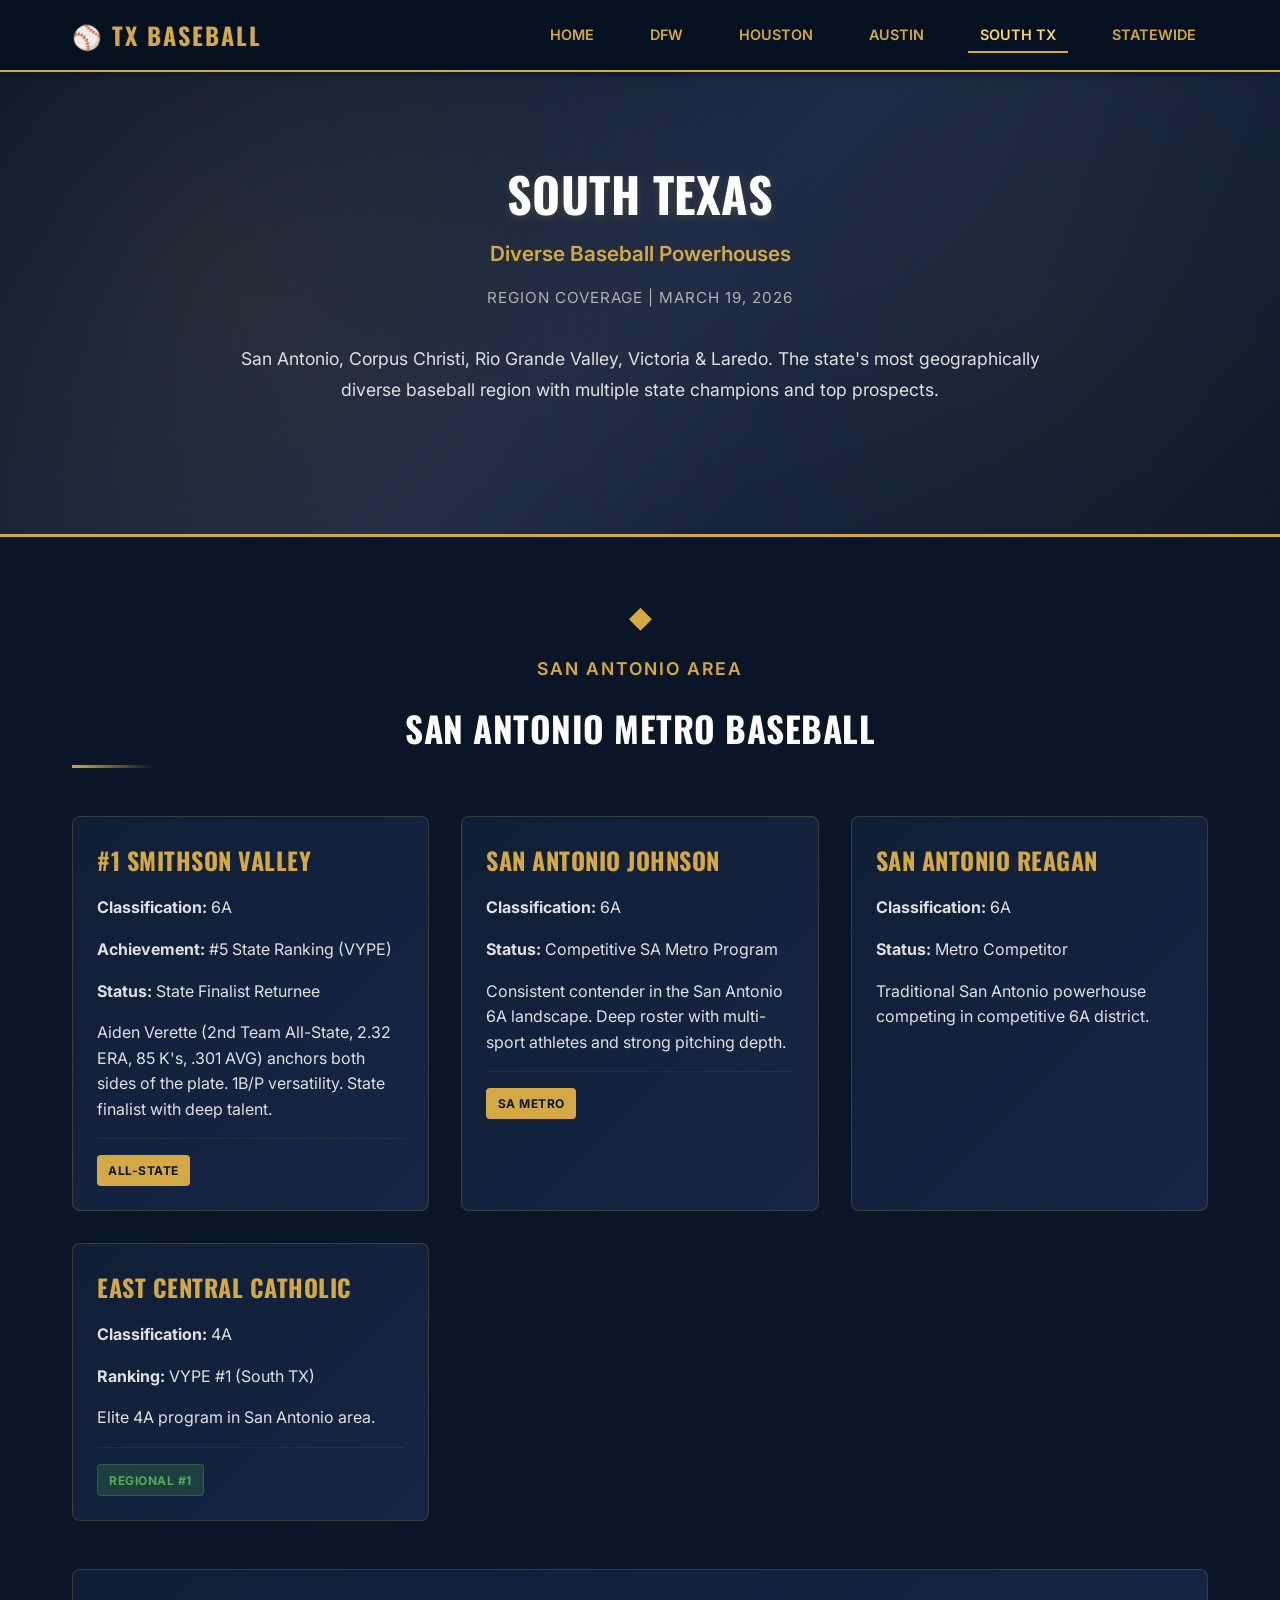
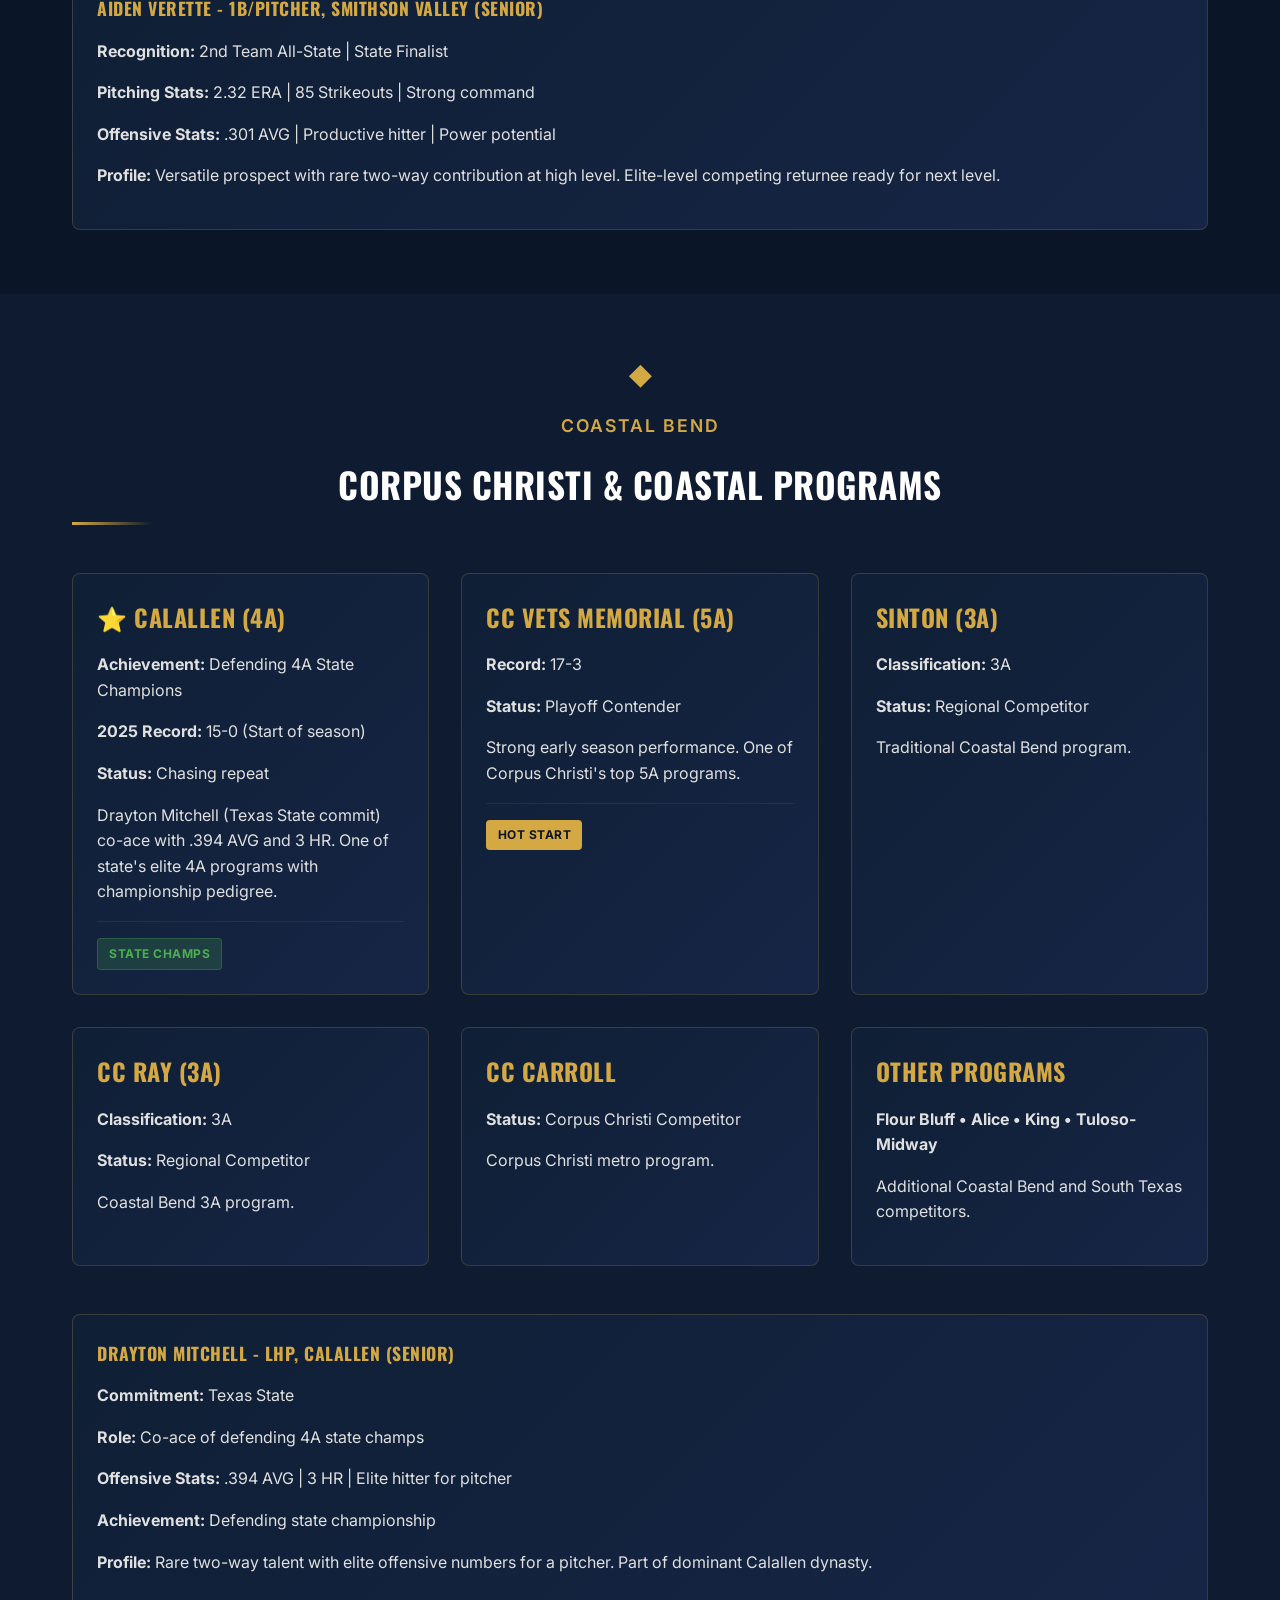
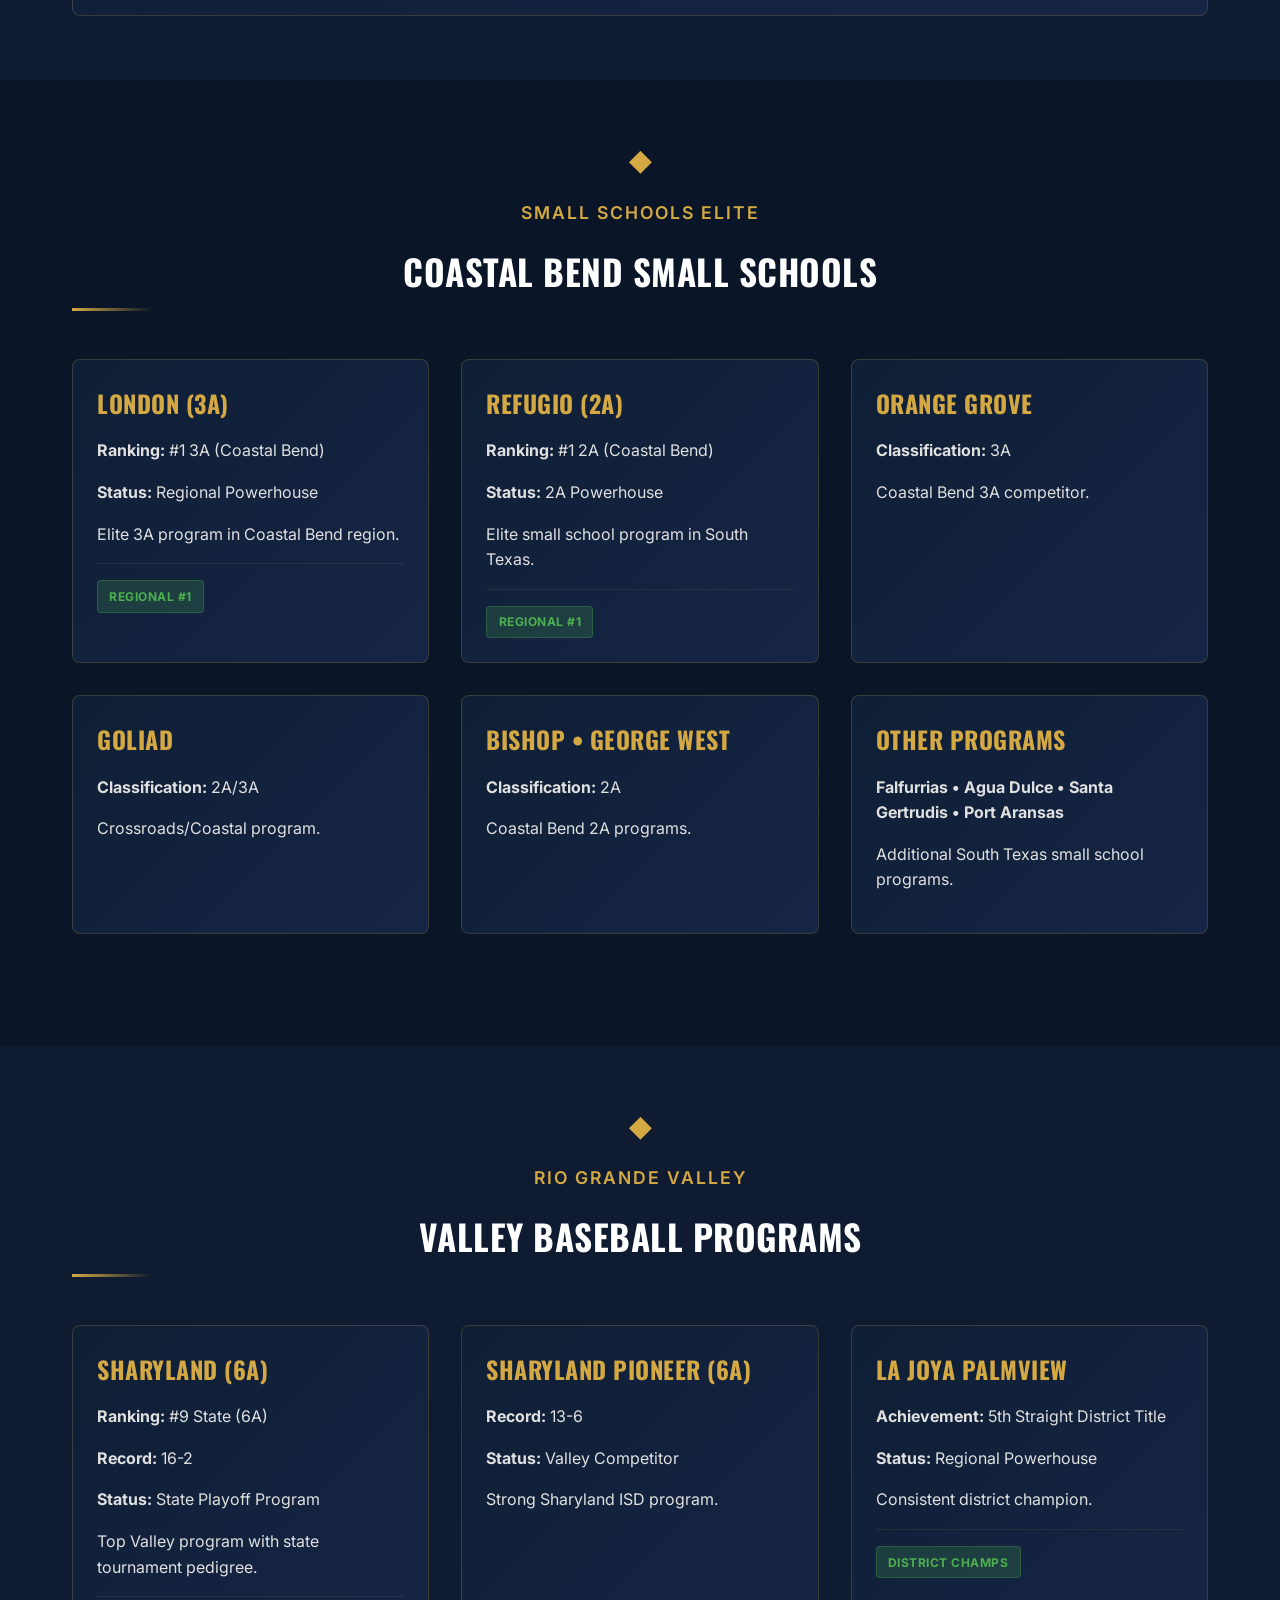
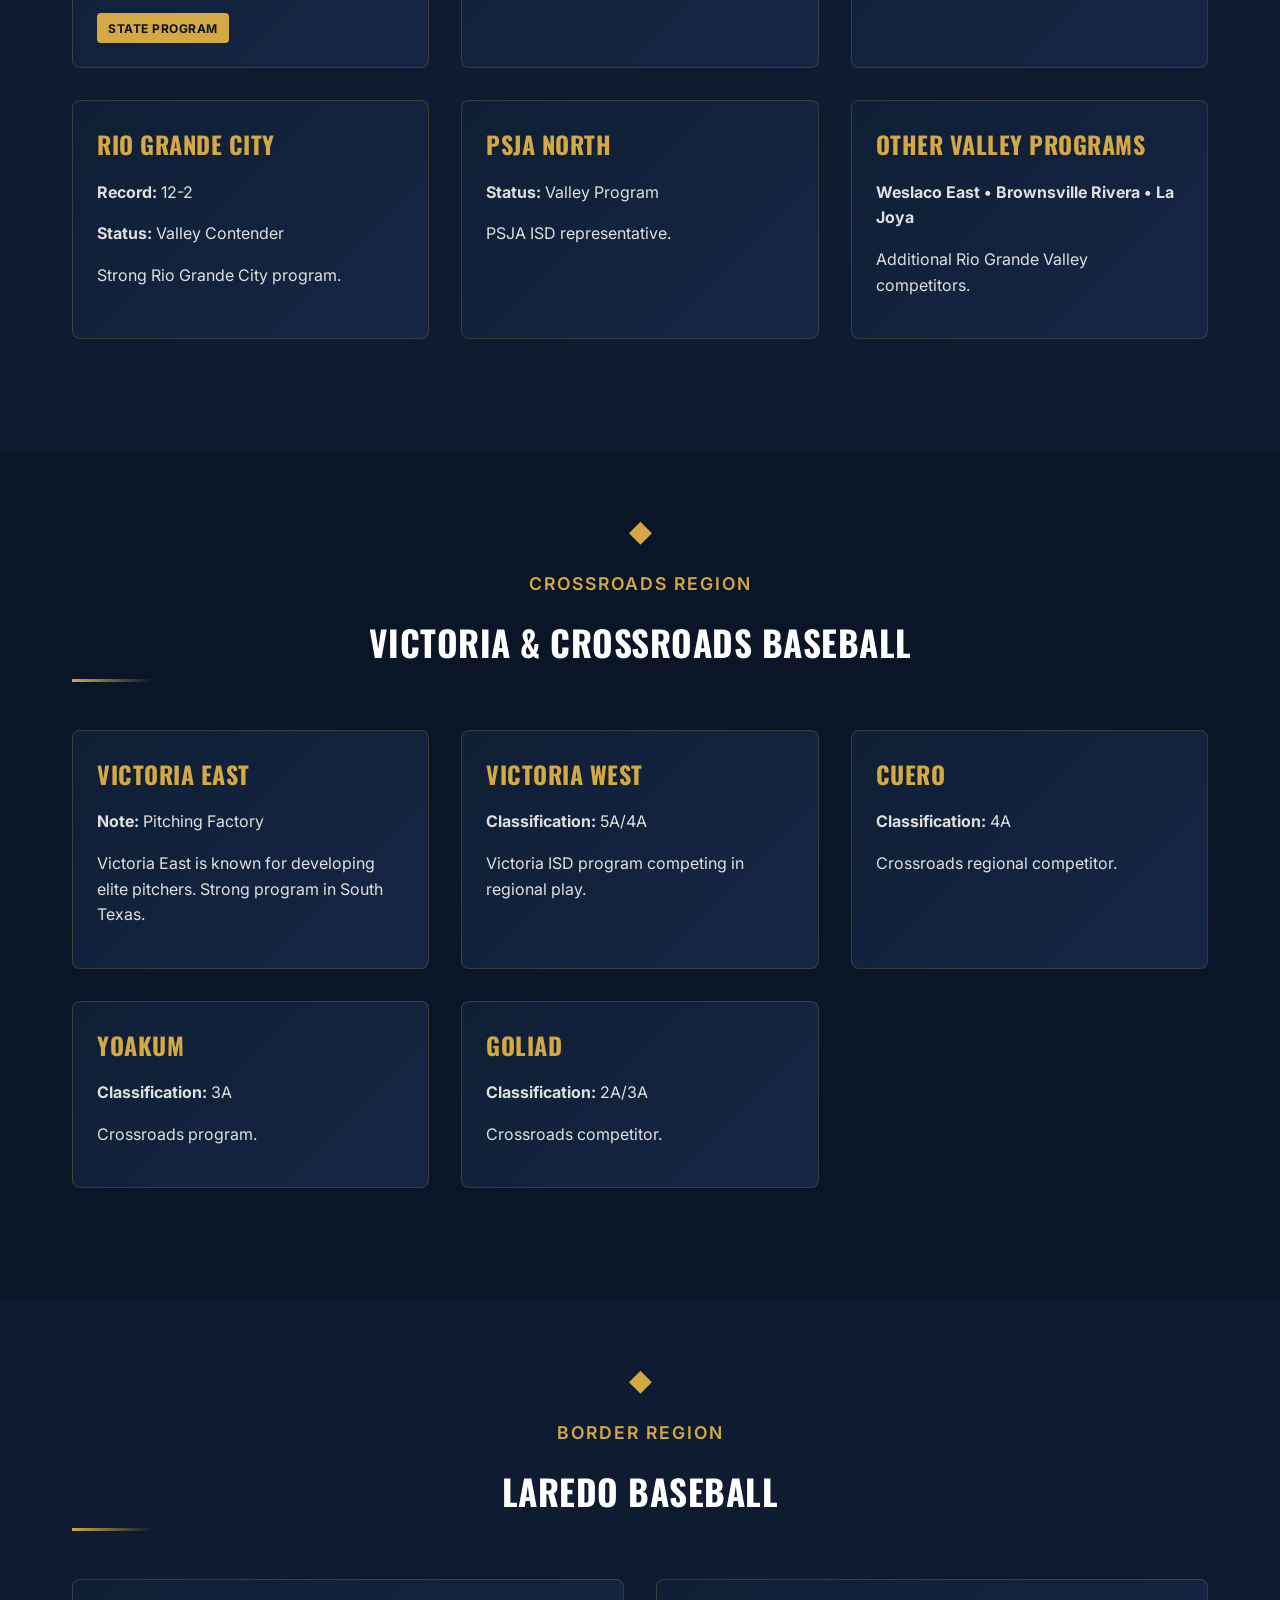
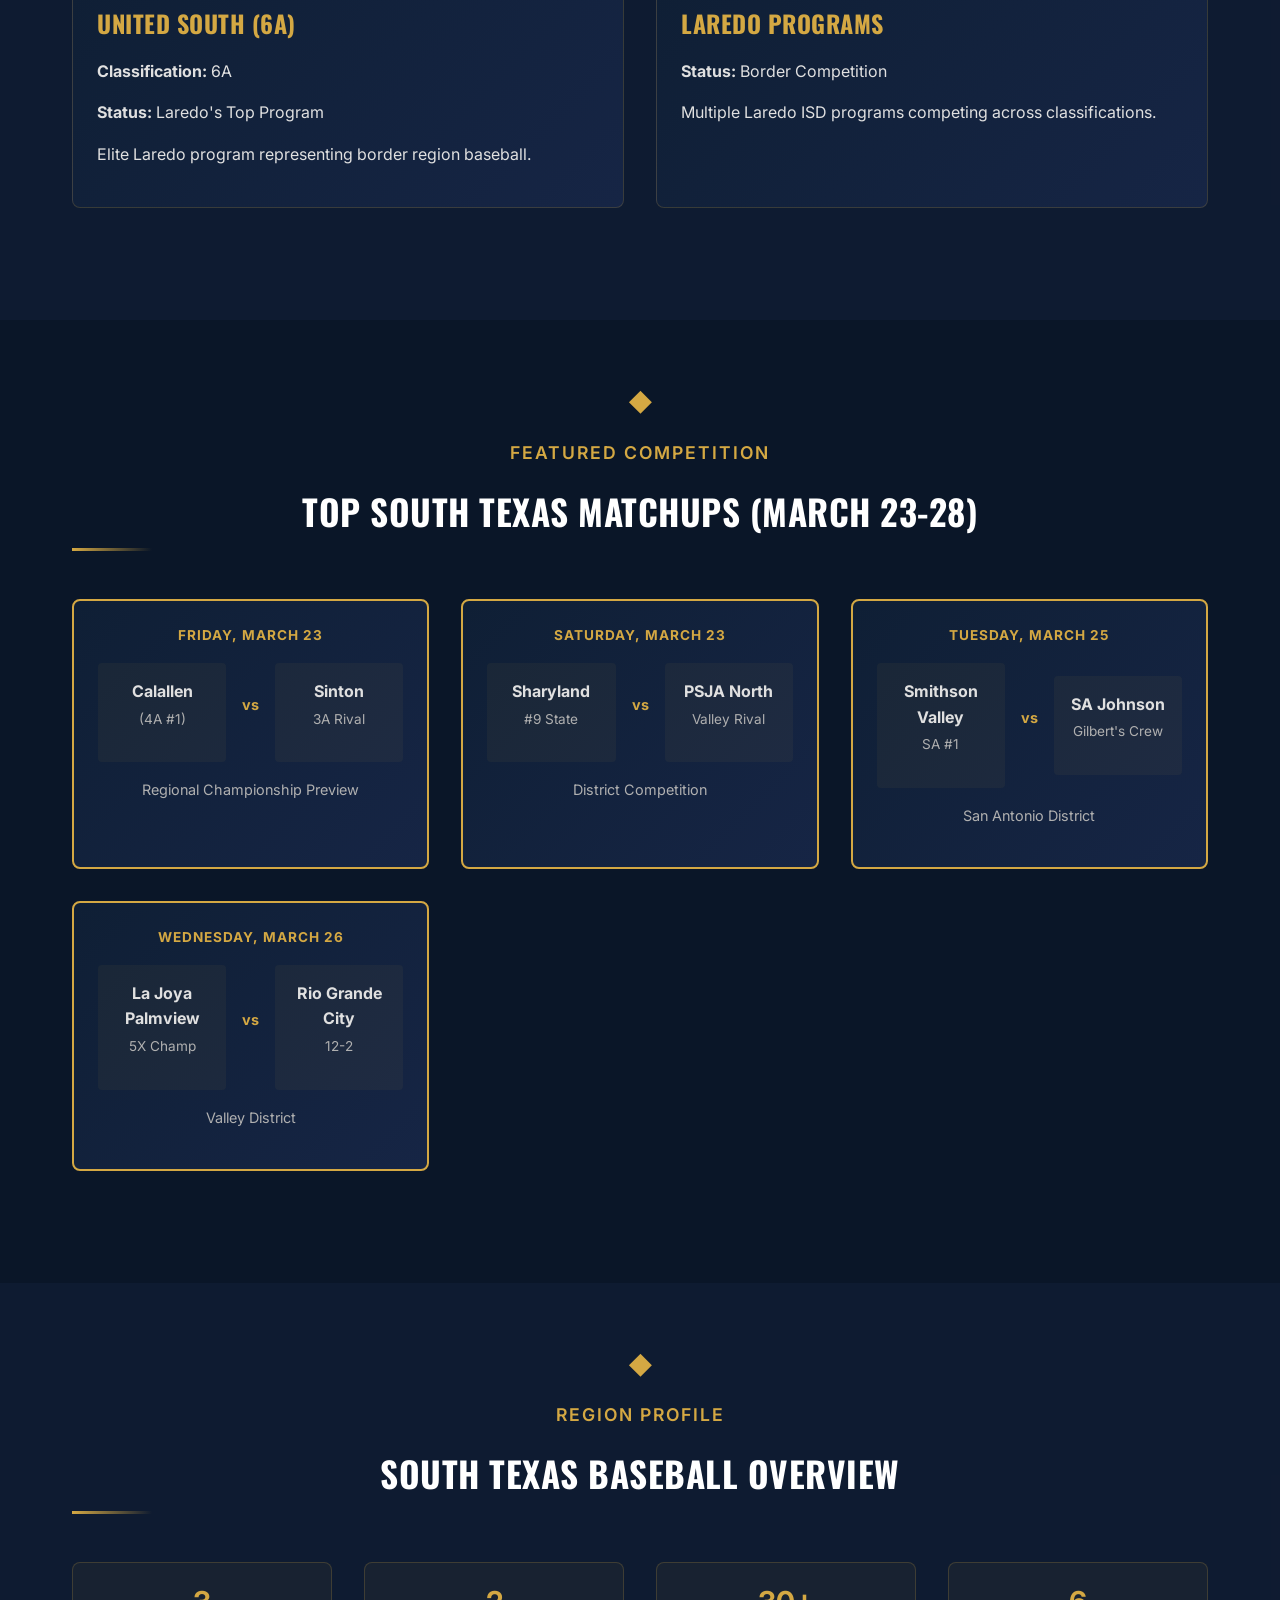
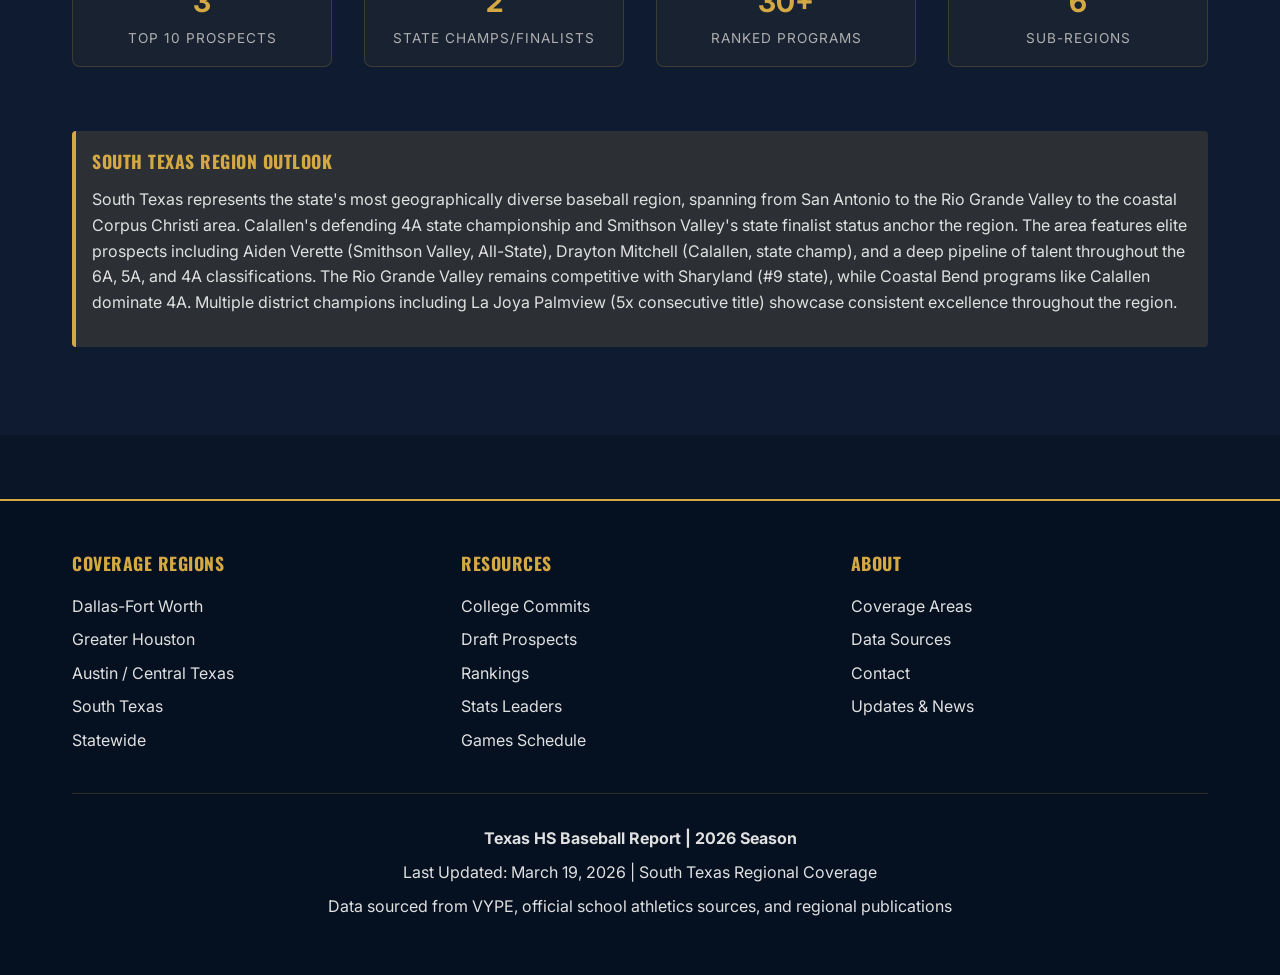
<file: south-texas.html>
<!DOCTYPE html>
<html lang="en">
<head>
  <meta charset="UTF-8">
  <meta name="viewport" content="width=device-width, initial-scale=1.0">
  <title>South Texas Baseball Rankings | Texas HS Baseball 2026</title>
  <link rel="stylesheet" href="styles.css">
</head>
<body>
  <!-- NAVIGATION -->
  <nav>
    <div class="container">
      <div class="logo">⚾ TX Baseball</div>
      <ul class="nav-links">
        <li><a href="index.html">Home</a></li>
        <li><a href="dfw.html">DFW</a></li>
        <li><a href="houston.html">Houston</a></li>
        <li><a href="austin.html">Austin</a></li>
        <li><a href="south-texas.html" class="active">South TX</a></li>
        <li><a href="statewide.html">Statewide</a></li>
      </ul>
    </div>
  </nav>

  <!-- HERO SECTION -->
  <section class="hero">
    <div class="hero-content">
      <h1>South Texas</h1>
      <p class="hero-subtitle">Diverse Baseball Powerhouses</p>
      <p class="hero-meta">Region Coverage | March 19, 2026</p>
      <p class="hero-description">San Antonio, Corpus Christi, Rio Grande Valley, Victoria & Laredo. The state's most geographically diverse baseball region with multiple state champions and top prospects.</p>
    </div>
  </section>

  <!-- SAN ANTONIO METRO -->
  <section class="section">
    <div class="container">
      <div class="section-header">
        <p>San Antonio Area</p>
        <h2>San Antonio Metro Baseball</h2>
      </div>

      <div class="grid grid-2">
        <div class="card">
          <div class="card-header">
            <h3 style="color: #d4a843; margin: 0;">#1 Smithson Valley</h3>
          </div>
          <div class="card-body">
            <p><strong>Classification:</strong> 6A</p>
            <p><strong>Achievement:</strong> #5 State Ranking (VYPE)</p>
            <p><strong>Status:</strong> State Finalist Returnee</p>
            <p>Aiden Verette (2nd Team All-State, 2.32 ERA, 85 K's, .301 AVG) anchors both sides of the plate. 1B/P versatility. State finalist with deep talent.</p>
          </div>
          <div class="card-footer">
            <span class="badge badge-primary">All-State</span>
          </div>
        </div>

        <div class="card">
          <div class="card-header">
            <h3 style="color: #d4a843; margin: 0;">San Antonio Johnson</h3>
          </div>
          <div class="card-body">
            <p><strong>Classification:</strong> 6A</p>
            <p><strong>Status:</strong> Competitive SA Metro Program</p>
            <p>Consistent contender in the San Antonio 6A landscape. Deep roster with multi-sport athletes and strong pitching depth.</p>
          </div>
          <div class="card-footer">
            <span class="badge badge-primary">SA Metro</span>
          </div>
        </div>

        <div class="card">
          <div class="card-header">
            <h3 style="color: #d4a843; margin: 0;">San Antonio Reagan</h3>
          </div>
          <div class="card-body">
            <p><strong>Classification:</strong> 6A</p>
            <p><strong>Status:</strong> Metro Competitor</p>
            <p>Traditional San Antonio powerhouse competing in competitive 6A district.</p>
          </div>
        </div>

        <div class="card">
          <div class="card-header">
            <h3 style="color: #d4a843; margin: 0;">East Central Catholic</h3>
          </div>
          <div class="card-body">
            <p><strong>Classification:</strong> 4A</p>
            <p><strong>Ranking:</strong> VYPE #1 (South TX)</p>
            <p>Elite 4A program in San Antonio area.</p>
          </div>
          <div class="card-footer">
            <span class="badge badge-success">Regional #1</span>
          </div>
        </div>
      </div>

      <div class="player-card" style="margin-top: 2rem;">
        <h4 style="margin: 0 0 1rem 0; color: #d4a843;">Aiden Verette - 1B/Pitcher, Smithson Valley (Senior)</h4>
        <div style="color: #e0e0e0;">
          <p><strong>Recognition:</strong> 2nd Team All-State | State Finalist</p>
          <p><strong>Pitching Stats:</strong> 2.32 ERA | 85 Strikeouts | Strong command</p>
          <p><strong>Offensive Stats:</strong> .301 AVG | Productive hitter | Power potential</p>
          <p><strong>Profile:</strong> Versatile prospect with rare two-way contribution at high level. Elite-level competing returnee ready for next level.</p>
        </div>
      </div>
    </div>
  </section>

  <!-- CORPUS CHRISTI / COASTAL BEND -->
  <section class="section" style="background: rgba(26, 40, 69, 0.3);">
    <div class="container">
      <div class="section-header">
        <p>Coastal Bend</p>
        <h2>Corpus Christi & Coastal Programs</h2>
      </div>

      <div class="grid grid-2">
        <div class="card">
          <div class="card-header">
            <h3 style="color: #d4a843; margin: 0;">⭐ Calallen (4A)</h3>
          </div>
          <div class="card-body">
            <p><strong>Achievement:</strong> Defending 4A State Champions</p>
            <p><strong>2025 Record:</strong> 15-0 (Start of season)</p>
            <p><strong>Status:</strong> Chasing repeat</p>
            <p>Drayton Mitchell (Texas State commit) co-ace with .394 AVG and 3 HR. One of state's elite 4A programs with championship pedigree.</p>
          </div>
          <div class="card-footer">
            <span class="badge badge-success">State Champs</span>
          </div>
        </div>

        <div class="card">
          <div class="card-header">
            <h3 style="color: #d4a843; margin: 0;">CC Vets Memorial (5A)</h3>
          </div>
          <div class="card-body">
            <p><strong>Record:</strong> 17-3</p>
            <p><strong>Status:</strong> Playoff Contender</p>
            <p>Strong early season performance. One of Corpus Christi's top 5A programs.</p>
          </div>
          <div class="card-footer">
            <span class="badge badge-primary">Hot Start</span>
          </div>
        </div>

        <div class="card">
          <div class="card-header">
            <h3 style="color: #d4a843; margin: 0;">Sinton (3A)</h3>
          </div>
          <div class="card-body">
            <p><strong>Classification:</strong> 3A</p>
            <p><strong>Status:</strong> Regional Competitor</p>
            <p>Traditional Coastal Bend program.</p>
          </div>
        </div>

        <div class="card">
          <div class="card-header">
            <h3 style="color: #d4a843; margin: 0;">CC Ray (3A)</h3>
          </div>
          <div class="card-body">
            <p><strong>Classification:</strong> 3A</p>
            <p><strong>Status:</strong> Regional Competitor</p>
            <p>Coastal Bend 3A program.</p>
          </div>
        </div>

        <div class="card">
          <div class="card-header">
            <h3 style="color: #d4a843; margin: 0;">CC Carroll</h3>
          </div>
          <div class="card-body">
            <p><strong>Status:</strong> Corpus Christi Competitor</p>
            <p>Corpus Christi metro program.</p>
          </div>
        </div>

        <div class="card">
          <div class="card-header">
            <h3 style="color: #d4a843; margin: 0;">Other Programs</h3>
          </div>
          <div class="card-body">
            <p><strong>Flour Bluff • Alice • King • Tuloso-Midway</strong></p>
            <p>Additional Coastal Bend and South Texas competitors.</p>
          </div>
        </div>
      </div>

      <div class="player-card" style="margin-top: 2rem;">
        <h4 style="margin: 0 0 1rem 0; color: #d4a843;">Drayton Mitchell - LHP, Calallen (Senior)</h4>
        <div style="color: #e0e0e0;">
          <p><strong>Commitment:</strong> Texas State</p>
          <p><strong>Role:</strong> Co-ace of defending 4A state champs</p>
          <p><strong>Offensive Stats:</strong> .394 AVG | 3 HR | Elite hitter for pitcher</p>
          <p><strong>Achievement:</strong> Defending state championship</p>
          <p><strong>Profile:</strong> Rare two-way talent with elite offensive numbers for a pitcher. Part of dominant Calallen dynasty.</p>
        </div>
      </div>
    </div>
  </section>

  <!-- COASTAL BEND SMALL SCHOOLS -->
  <section class="section">
    <div class="container">
      <div class="section-header">
        <p>Small Schools Elite</p>
        <h2>Coastal Bend Small Schools</h2>
      </div>

      <div class="grid grid-2">
        <div class="card">
          <div class="card-header">
            <h3 style="color: #d4a843; margin: 0;">London (3A)</h3>
          </div>
          <div class="card-body">
            <p><strong>Ranking:</strong> #1 3A (Coastal Bend)</p>
            <p><strong>Status:</strong> Regional Powerhouse</p>
            <p>Elite 3A program in Coastal Bend region.</p>
          </div>
          <div class="card-footer">
            <span class="badge badge-success">Regional #1</span>
          </div>
        </div>

        <div class="card">
          <div class="card-header">
            <h3 style="color: #d4a843; margin: 0;">Refugio (2A)</h3>
          </div>
          <div class="card-body">
            <p><strong>Ranking:</strong> #1 2A (Coastal Bend)</p>
            <p><strong>Status:</strong> 2A Powerhouse</p>
            <p>Elite small school program in South Texas.</p>
          </div>
          <div class="card-footer">
            <span class="badge badge-success">Regional #1</span>
          </div>
        </div>

        <div class="card">
          <div class="card-header">
            <h3 style="color: #d4a843; margin: 0;">Orange Grove</h3>
          </div>
          <div class="card-body">
            <p><strong>Classification:</strong> 3A</p>
            <p>Coastal Bend 3A competitor.</p>
          </div>
        </div>

        <div class="card">
          <div class="card-header">
            <h3 style="color: #d4a843; margin: 0;">Goliad</h3>
          </div>
          <div class="card-body">
            <p><strong>Classification:</strong> 2A/3A</p>
            <p>Crossroads/Coastal program.</p>
          </div>
        </div>

        <div class="card">
          <div class="card-header">
            <h3 style="color: #d4a843; margin: 0;">Bishop • George West</h3>
          </div>
          <div class="card-body">
            <p><strong>Classification:</strong> 2A</p>
            <p>Coastal Bend 2A programs.</p>
          </div>
        </div>

        <div class="card">
          <div class="card-header">
            <h3 style="color: #d4a843; margin: 0;">Other Programs</h3>
          </div>
          <div class="card-body">
            <p><strong>Falfurrias • Agua Dulce • Santa Gertrudis • Port Aransas</strong></p>
            <p>Additional South Texas small school programs.</p>
          </div>
        </div>
      </div>
    </div>
  </section>

  <!-- RIO GRANDE VALLEY -->
  <section class="section" style="background: rgba(26, 40, 69, 0.3);">
    <div class="container">
      <div class="section-header">
        <p>Rio Grande Valley</p>
        <h2>Valley Baseball Programs</h2>
      </div>

      <div class="grid grid-2">
        <div class="card">
          <div class="card-header">
            <h3 style="color: #d4a843; margin: 0;">Sharyland (6A)</h3>
          </div>
          <div class="card-body">
            <p><strong>Ranking:</strong> #9 State (6A)</p>
            <p><strong>Record:</strong> 16-2</p>
            <p><strong>Status:</strong> State Playoff Program</p>
            <p>Top Valley program with state tournament pedigree.</p>
          </div>
          <div class="card-footer">
            <span class="badge badge-primary">State Program</span>
          </div>
        </div>

        <div class="card">
          <div class="card-header">
            <h3 style="color: #d4a843; margin: 0;">Sharyland Pioneer (6A)</h3>
          </div>
          <div class="card-body">
            <p><strong>Record:</strong> 13-6</p>
            <p><strong>Status:</strong> Valley Competitor</p>
            <p>Strong Sharyland ISD program.</p>
          </div>
        </div>

        <div class="card">
          <div class="card-header">
            <h3 style="color: #d4a843; margin: 0;">La Joya Palmview</h3>
          </div>
          <div class="card-body">
            <p><strong>Achievement:</strong> 5th Straight District Title</p>
            <p><strong>Status:</strong> Regional Powerhouse</p>
            <p>Consistent district champion.</p>
          </div>
          <div class="card-footer">
            <span class="badge badge-success">District Champs</span>
          </div>
        </div>

        <div class="card">
          <div class="card-header">
            <h3 style="color: #d4a843; margin: 0;">Rio Grande City</h3>
          </div>
          <div class="card-body">
            <p><strong>Record:</strong> 12-2</p>
            <p><strong>Status:</strong> Valley Contender</p>
            <p>Strong Rio Grande City program.</p>
          </div>
        </div>

        <div class="card">
          <div class="card-header">
            <h3 style="color: #d4a843; margin: 0;">PSJA North</h3>
          </div>
          <div class="card-body">
            <p><strong>Status:</strong> Valley Program</strong></p>
            <p>PSJA ISD representative.</p>
          </div>
        </div>

        <div class="card">
          <div class="card-header">
            <h3 style="color: #d4a843; margin: 0;">Other Valley Programs</h3>
          </div>
          <div class="card-body">
            <p><strong>Weslaco East • Brownsville Rivera • La Joya</strong></p>
            <p>Additional Rio Grande Valley competitors.</p>
          </div>
        </div>
      </div>
    </div>
  </section>

  <!-- VICTORIA / CROSSROADS -->
  <section class="section">
    <div class="container">
      <div class="section-header">
        <p>Crossroads Region</p>
        <h2>Victoria & Crossroads Baseball</h2>
      </div>

      <div class="grid grid-3">
        <div class="card">
          <div class="card-header">
            <h3 style="color: #d4a843; margin: 0;">Victoria East</h3>
          </div>
          <div class="card-body">
            <p><strong>Note:</strong> Pitching Factory</p>
            <p>Victoria East is known for developing elite pitchers. Strong program in South Texas.</p>
          </div>
        </div>

        <div class="card">
          <div class="card-header">
            <h3 style="color: #d4a843; margin: 0;">Victoria West</h3>
          </div>
          <div class="card-body">
            <p><strong>Classification:</strong> 5A/4A</p>
            <p>Victoria ISD program competing in regional play.</p>
          </div>
        </div>

        <div class="card">
          <div class="card-header">
            <h3 style="color: #d4a843; margin: 0;">Cuero</h3>
          </div>
          <div class="card-body">
            <p><strong>Classification:</strong> 4A</p>
            <p>Crossroads regional competitor.</p>
          </div>
        </div>

        <div class="card">
          <div class="card-header">
            <h3 style="color: #d4a843; margin: 0;">Yoakum</h3>
          </div>
          <div class="card-body">
            <p><strong>Classification:</strong> 3A</p>
            <p>Crossroads program.</p>
          </div>
        </div>

        <div class="card">
          <div class="card-header">
            <h3 style="color: #d4a843; margin: 0;">Goliad</h3>
          </div>
          <div class="card-body">
            <p><strong>Classification:</strong> 2A/3A</p>
            <p>Crossroads competitor.</p>
          </div>
        </div>
      </div>
    </div>
  </section>

  <!-- LAREDO -->
  <section class="section" style="background: rgba(26, 40, 69, 0.3);">
    <div class="container">
      <div class="section-header">
        <p>Border Region</p>
        <h2>Laredo Baseball</h2>
      </div>

      <div class="grid grid-2">
        <div class="card">
          <div class="card-header">
            <h3 style="color: #d4a843; margin: 0;">United South (6A)</h3>
          </div>
          <div class="card-body">
            <p><strong>Classification:</strong> 6A</p>
            <p><strong>Status:</strong> Laredo's Top Program</p>
            <p>Elite Laredo program representing border region baseball.</p>
          </div>
        </div>

        <div class="card">
          <div class="card-header">
            <h3 style="color: #d4a843; margin: 0;">Laredo Programs</h3>
          </div>
          <div class="card-body">
            <p><strong>Status:</strong> Border Competition</p>
            <p>Multiple Laredo ISD programs competing across classifications.</p>
          </div>
        </div>
      </div>
    </div>
  </section>

  <!-- SOUTH TEXAS MATCHUPS -->
  <section class="section">
    <div class="container">
      <div class="section-header">
        <p>Featured Competition</p>
        <h2>Top South Texas Matchups (March 23-28)</h2>
      </div>

      <div class="grid grid-2">
        <div class="matchup-card">
          <p class="matchup-date">Friday, March 23</p>
          <div class="matchup-teams">
            <div class="matchup-team">
              <p class="matchup-team-name">Calallen</p>
              <p class="matchup-team-record">(4A #1)</p>
            </div>
            <p class="matchup-vs">vs</p>
            <div class="matchup-team">
              <p class="matchup-team-name">Sinton</p>
              <p class="matchup-team-record">3A Rival</p>
            </div>
          </div>
          <p class="matchup-time">Regional Championship Preview</p>
        </div>

        <div class="matchup-card">
          <p class="matchup-date">Saturday, March 23</p>
          <div class="matchup-teams">
            <div class="matchup-team">
              <p class="matchup-team-name">Sharyland</p>
              <p class="matchup-team-record">#9 State</p>
            </div>
            <p class="matchup-vs">vs</p>
            <div class="matchup-team">
              <p class="matchup-team-name">PSJA North</p>
              <p class="matchup-team-record">Valley Rival</p>
            </div>
          </div>
          <p class="matchup-time">District Competition</p>
        </div>

        <div class="matchup-card">
          <p class="matchup-date">Tuesday, March 25</p>
          <div class="matchup-teams">
            <div class="matchup-team">
              <p class="matchup-team-name">Smithson Valley</p>
              <p class="matchup-team-record">SA #1</p>
            </div>
            <p class="matchup-vs">vs</p>
            <div class="matchup-team">
              <p class="matchup-team-name">SA Johnson</p>
              <p class="matchup-team-record">Gilbert's Crew</p>
            </div>
          </div>
          <p class="matchup-time">San Antonio District</p>
        </div>

        <div class="matchup-card">
          <p class="matchup-date">Wednesday, March 26</p>
          <div class="matchup-teams">
            <div class="matchup-team">
              <p class="matchup-team-name">La Joya Palmview</p>
              <p class="matchup-team-record">5X Champ</p>
            </div>
            <p class="matchup-vs">vs</p>
            <div class="matchup-team">
              <p class="matchup-team-name">Rio Grande City</p>
              <p class="matchup-team-record">12-2</p>
            </div>
          </div>
          <p class="matchup-time">Valley District</p>
        </div>
      </div>
    </div>
  </section>

  <!-- SOUTH TEXAS OVERVIEW -->
  <section class="section" style="background: rgba(26, 40, 69, 0.3);">
    <div class="container">
      <div class="section-header">
        <p>Region Profile</p>
        <h2>South Texas Baseball Overview</h2>
      </div>

      <div class="grid grid-4">
        <div class="stat-box">
          <span class="stat-value">3</span>
          <span class="stat-label">Top 10 Prospects</span>
        </div>

        <div class="stat-box">
          <span class="stat-value">2</span>
          <span class="stat-label">State Champs/Finalists</span>
        </div>

        <div class="stat-box">
          <span class="stat-value">30+</span>
          <span class="stat-label">Ranked Programs</span>
        </div>

        <div class="stat-box">
          <span class="stat-value">6</span>
          <span class="stat-label">Sub-Regions</span>
        </div>
      </div>

      <div class="highlight" style="margin-top: 3rem;">
        <h4 style="color: #d4a843; margin-top: 0;">South Texas Region Outlook</h4>
        <p>South Texas represents the state's most geographically diverse baseball region, spanning from San Antonio to the Rio Grande Valley to the coastal Corpus Christi area. Calallen's defending 4A state championship and Smithson Valley's state finalist status anchor the region. The area features elite prospects including Aiden Verette (Smithson Valley, All-State), Drayton Mitchell (Calallen, state champ), and a deep pipeline of talent throughout the 6A, 5A, and 4A classifications. The Rio Grande Valley remains competitive with Sharyland (#9 state), while Coastal Bend programs like Calallen dominate 4A. Multiple district champions including La Joya Palmview (5x consecutive title) showcase consistent excellence throughout the region.</p>
      </div>
    </div>
  </section>

  <!-- FOOTER -->
  <footer>
    <div class="container">
      <div class="footer-content">
        <div class="footer-section">
          <h4>Coverage Regions</h4>
          <ul>
            <li><a href="dfw.html">Dallas-Fort Worth</a></li>
            <li><a href="houston.html">Greater Houston</a></li>
            <li><a href="austin.html">Austin / Central Texas</a></li>
            <li><a href="south-texas.html">South Texas</a></li>
            <li><a href="statewide.html">Statewide</a></li>
          </ul>
        </div>
        <div class="footer-section">
          <h4>Resources</h4>
          <ul>
            <li><a href="#">College Commits</a></li>
            <li><a href="#">Draft Prospects</a></li>
            <li><a href="#">Rankings</a></li>
            <li><a href="#">Stats Leaders</a></li>
            <li><a href="#">Games Schedule</a></li>
          </ul>
        </div>
        <div class="footer-section">
          <h4>About</h4>
          <ul>
            <li><a href="#">Coverage Areas</a></li>
            <li><a href="#">Data Sources</a></li>
            <li><a href="#">Contact</a></li>
            <li><a href="#">Updates & News</a></li>
          </ul>
        </div>
      </div>
      <div class="footer-bottom">
        <p><strong>Texas HS Baseball Report | 2026 Season</strong></p>
        <p>Last Updated: March 19, 2026 | South Texas Regional Coverage</p>
        <p>Data sourced from VYPE, official school athletics sources, and regional publications</p>
      </div>
    </div>
  </footer>

  <script>
    document.querySelectorAll('.nav-links a').forEach(link => {
      if (link.href === window.location.href) {
        link.classList.add('active');
      }
    });
  </script>
</body>
</html>
</file>
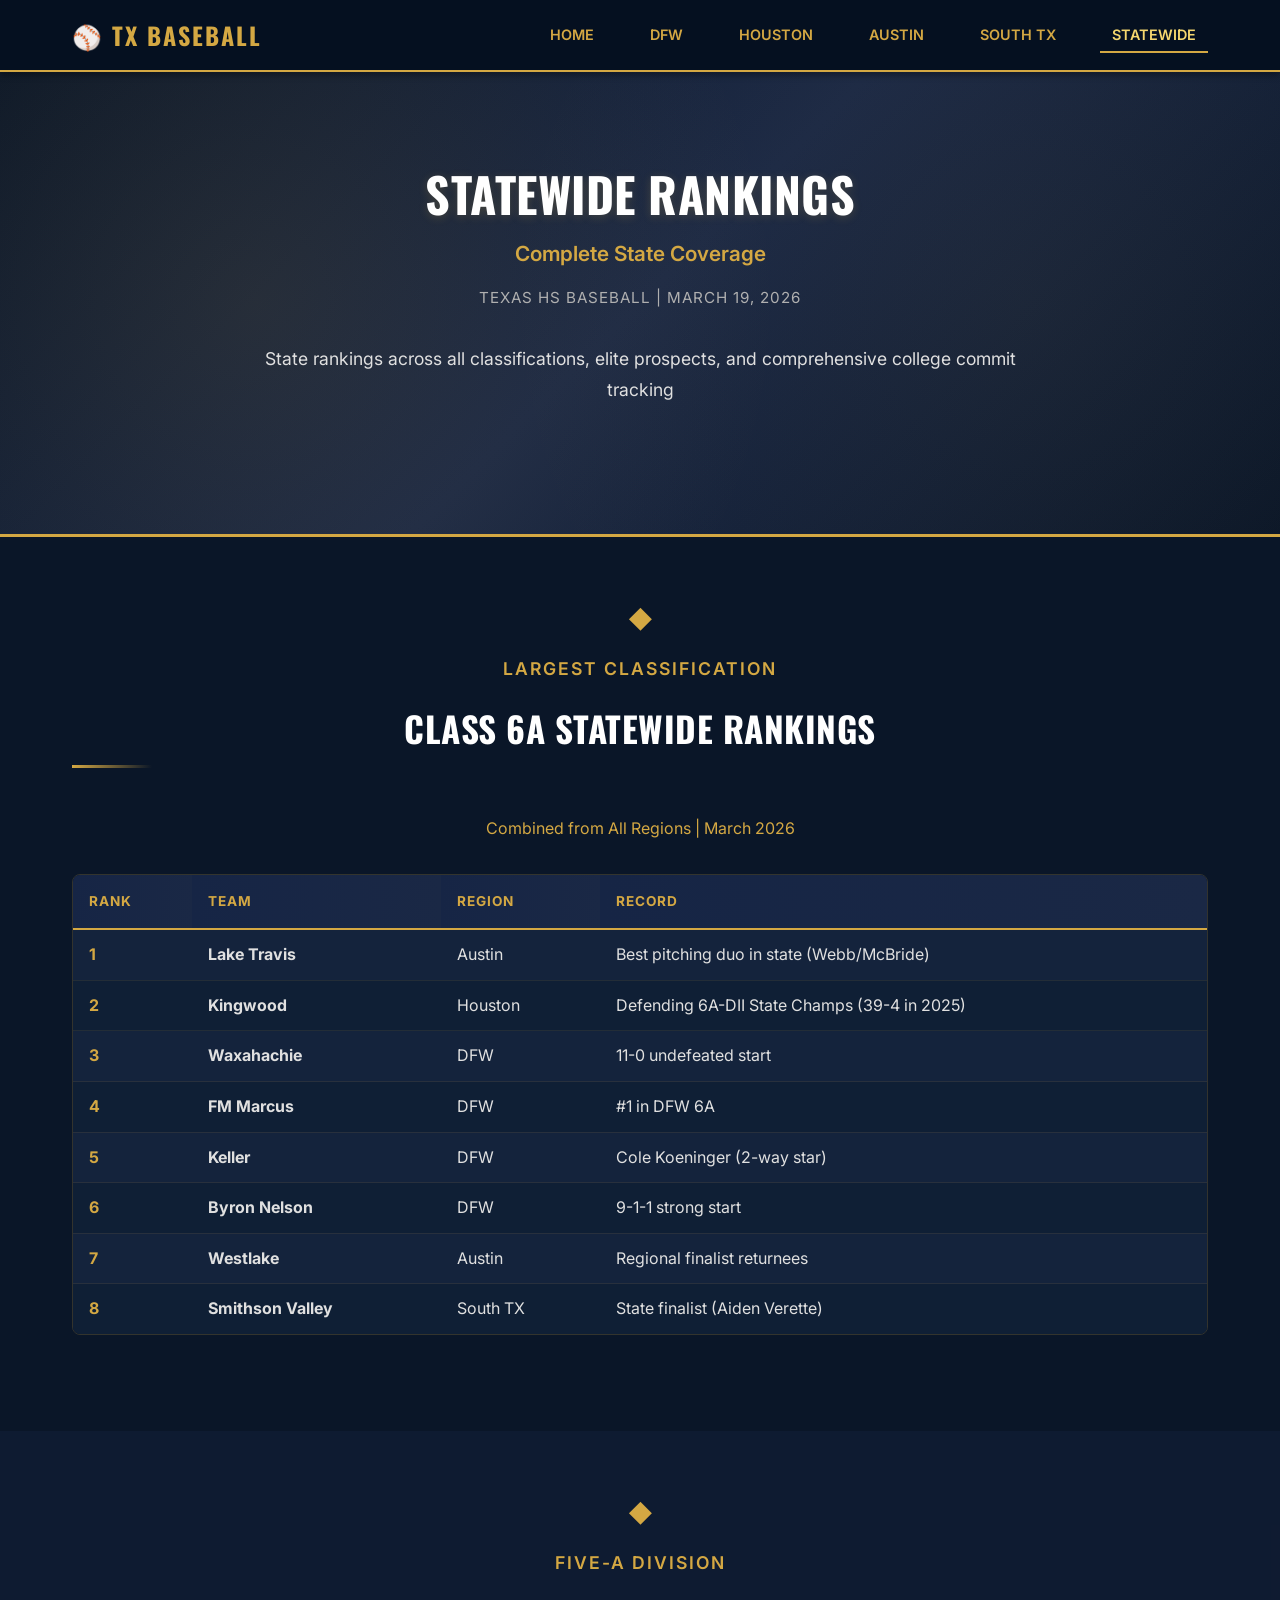
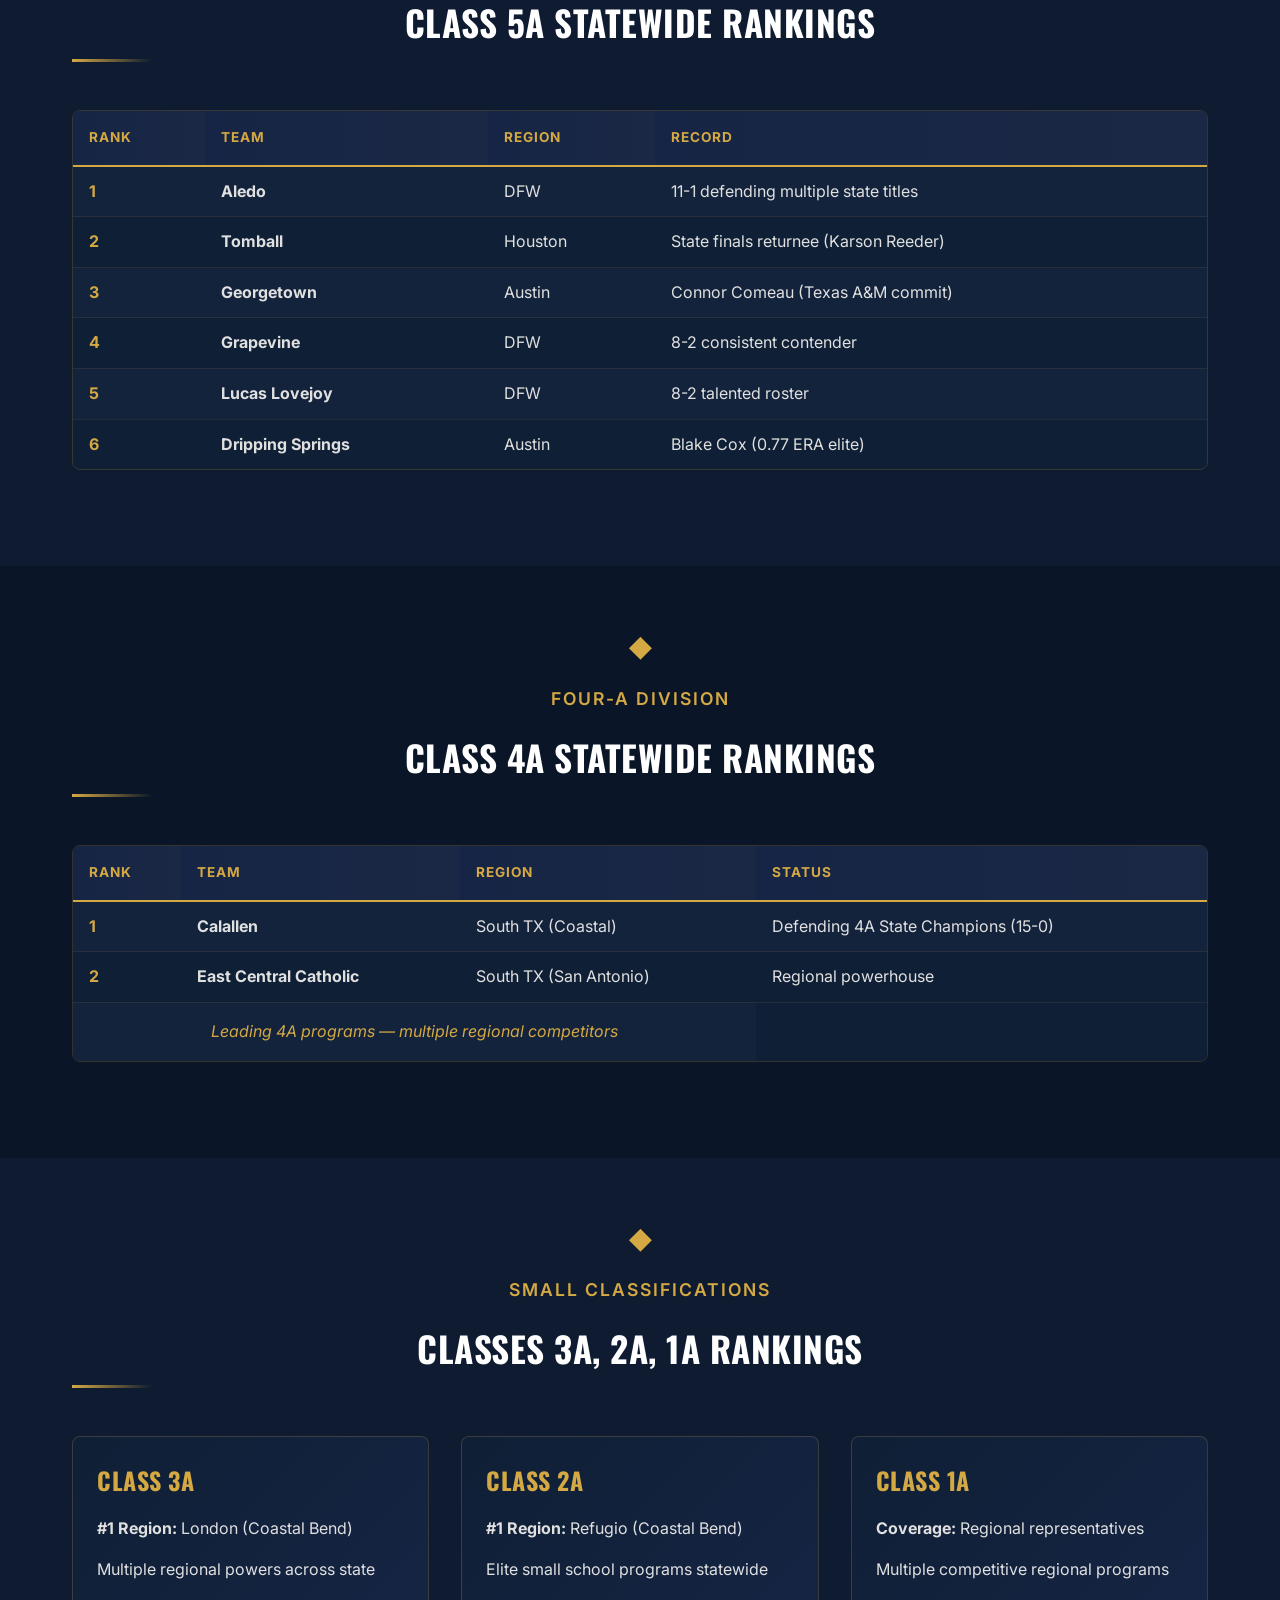
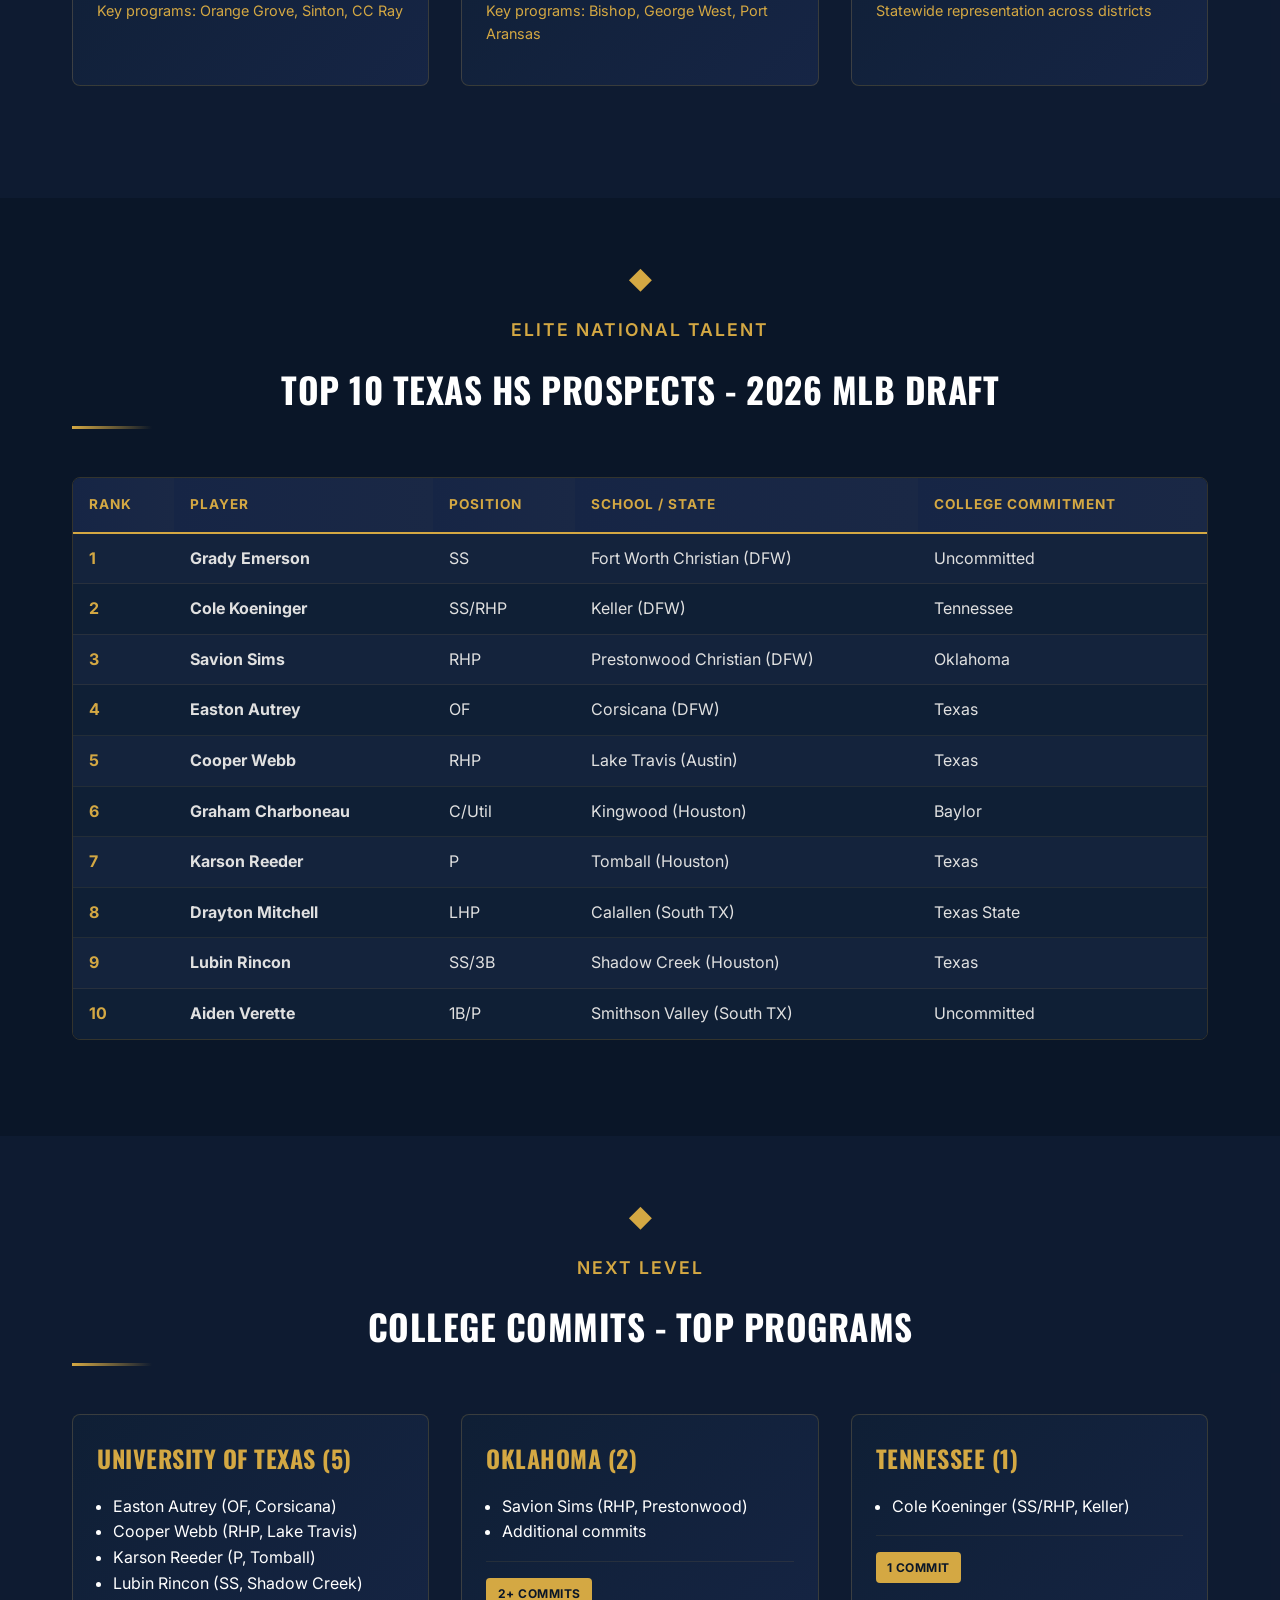
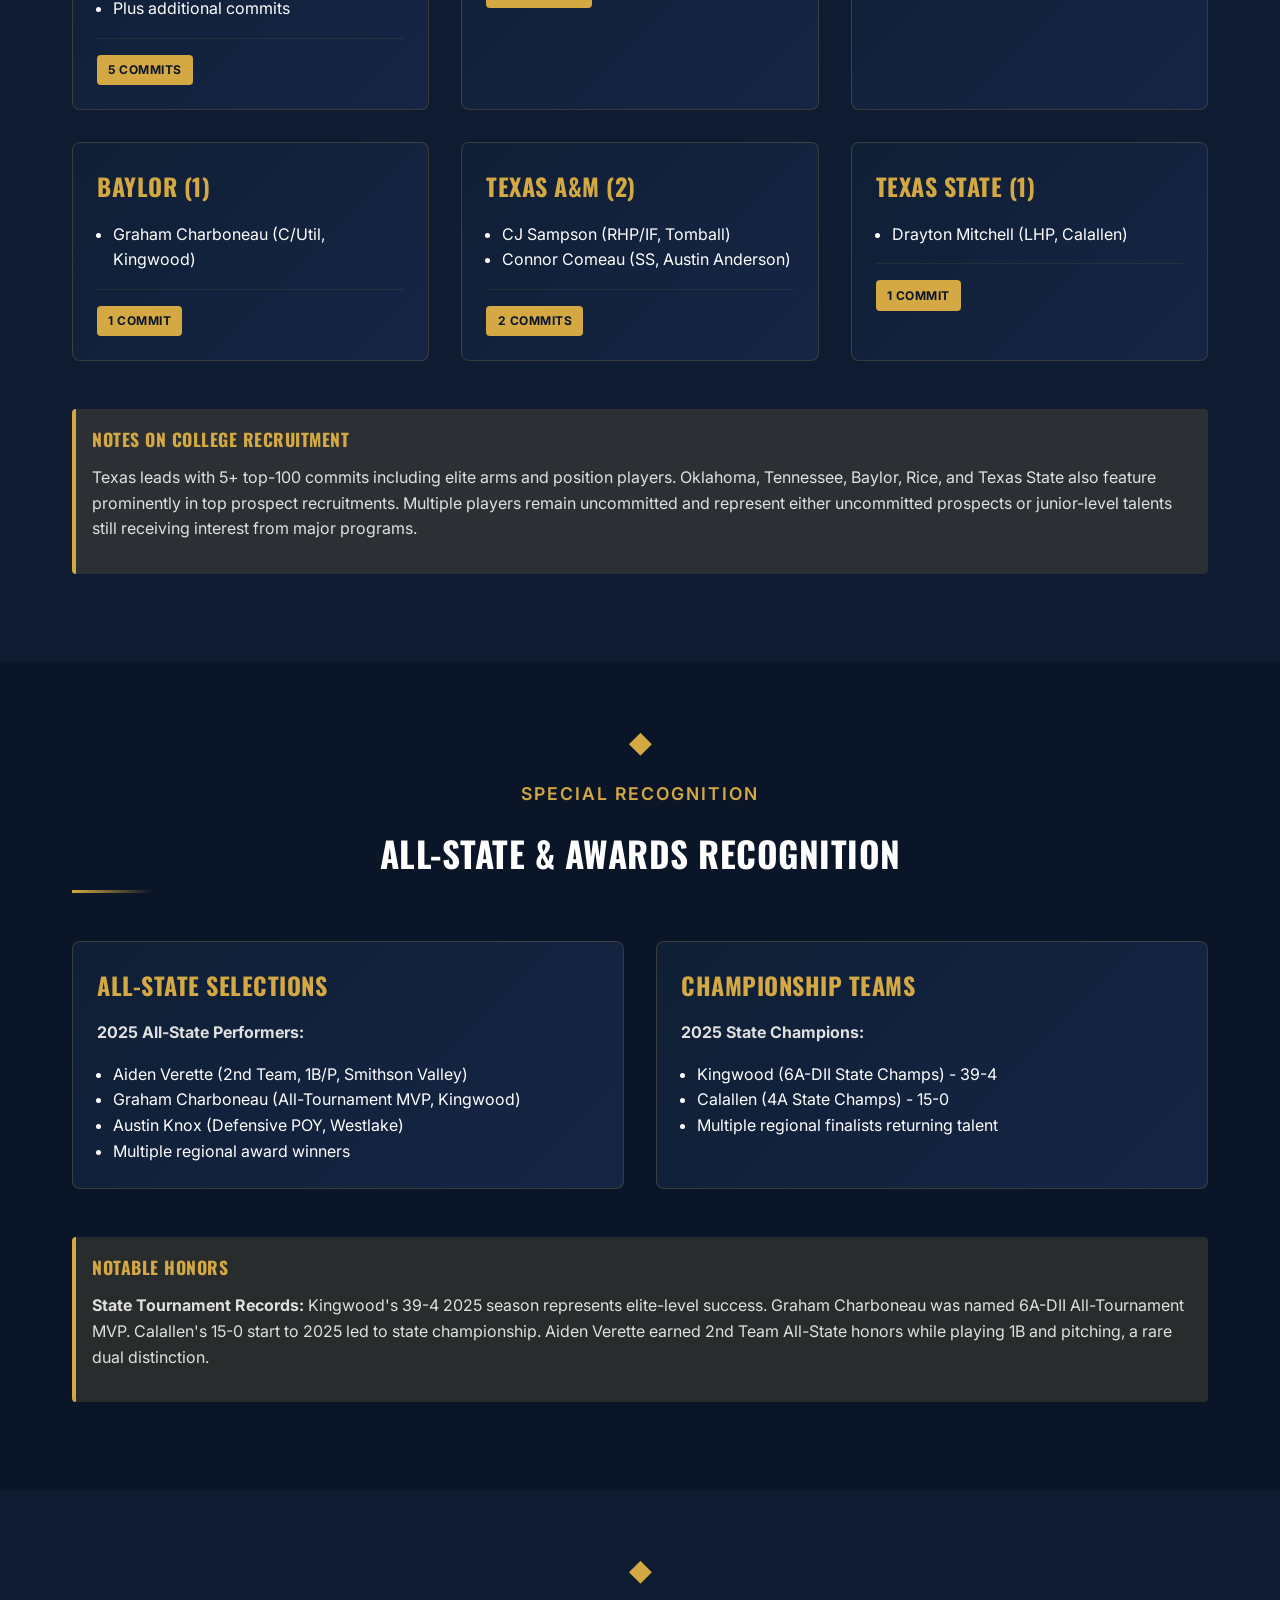
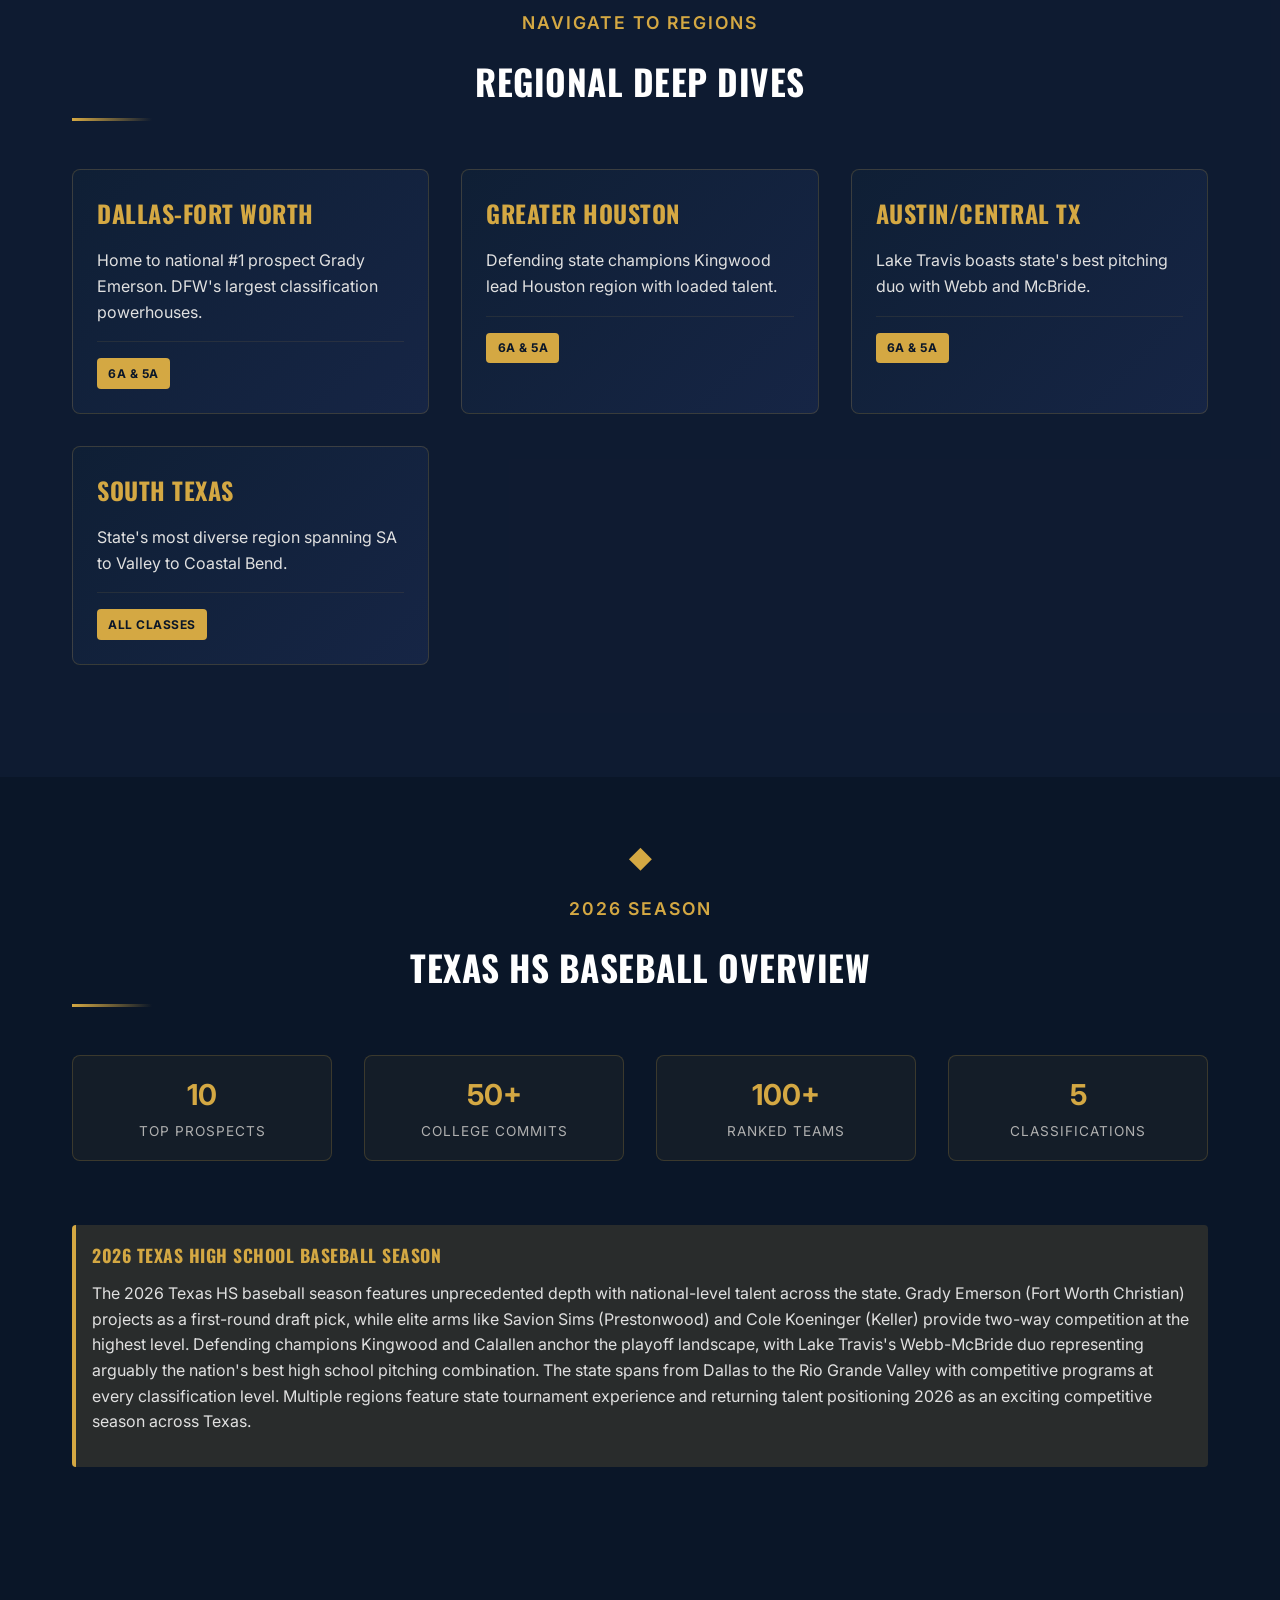
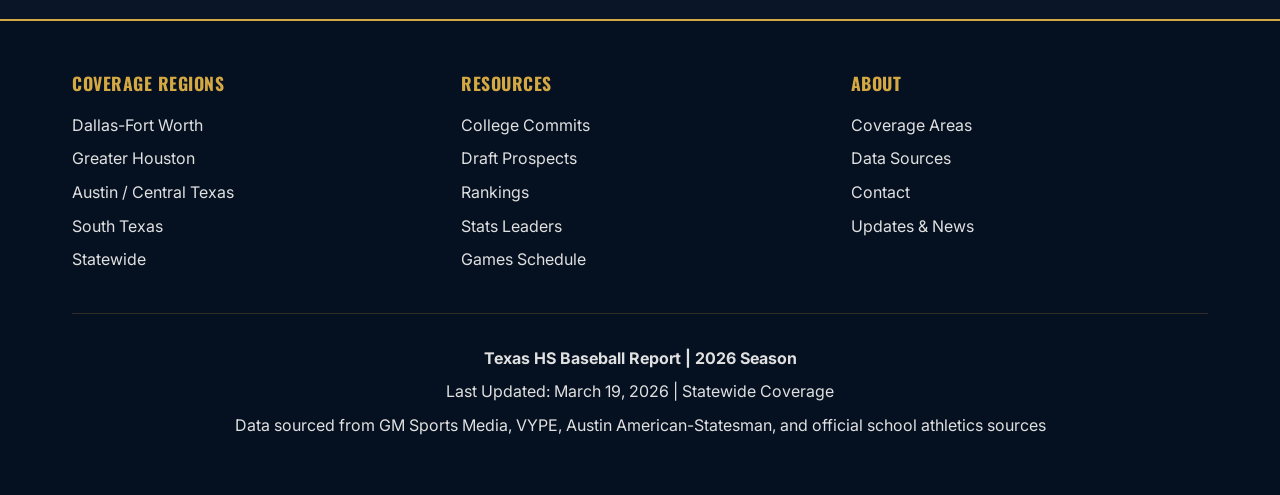
<file: statewide.html>
<!DOCTYPE html>
<html lang="en">
<head>
  <meta charset="UTF-8">
  <meta name="viewport" content="width=device-width, initial-scale=1.0">
  <title>Statewide Rankings | Texas HS Baseball 2026</title>
  <link rel="stylesheet" href="styles.css">
</head>
<body>
  <!-- NAVIGATION -->
  <nav>
    <div class="container">
      <div class="logo">⚾ TX Baseball</div>
      <ul class="nav-links">
        <li><a href="index.html">Home</a></li>
        <li><a href="dfw.html">DFW</a></li>
        <li><a href="houston.html">Houston</a></li>
        <li><a href="austin.html">Austin</a></li>
        <li><a href="south-texas.html">South TX</a></li>
        <li><a href="statewide.html" class="active">Statewide</a></li>
      </ul>
    </div>
  </nav>

  <!-- HERO SECTION -->
  <section class="hero">
    <div class="hero-content">
      <h1>Statewide Rankings</h1>
      <p class="hero-subtitle">Complete State Coverage</p>
      <p class="hero-meta">Texas HS Baseball | March 19, 2026</p>
      <p class="hero-description">State rankings across all classifications, elite prospects, and comprehensive college commit tracking</p>
    </div>
  </section>

  <!-- CLASS 6A STATEWIDE -->
  <section class="section">
    <div class="container">
      <div class="section-header">
        <p>Largest Classification</p>
        <h2>Class 6A Statewide Rankings</h2>
      </div>
      <p style="text-align: center; margin-bottom: 2rem; color: #d4a843;">Combined from All Regions | March 2026</p>

      <div class="table-wrapper">
        <table>
          <thead>
            <tr>
              <th>Rank</th>
              <th>Team</th>
              <th>Region</th>
              <th>Record</th>
            </tr>
          </thead>
          <tbody>
            <tr>
              <td><strong style="color: #d4a843;">1</strong></td>
              <td><strong>Lake Travis</strong></td>
              <td>Austin</td>
              <td>Best pitching duo in state (Webb/McBride)</td>
            </tr>
            <tr>
              <td><strong style="color: #d4a843;">2</strong></td>
              <td><strong>Kingwood</strong></td>
              <td>Houston</td>
              <td>Defending 6A-DII State Champs (39-4 in 2025)</td>
            </tr>
            <tr>
              <td><strong style="color: #d4a843;">3</strong></td>
              <td><strong>Waxahachie</strong></td>
              <td>DFW</td>
              <td>11-0 undefeated start</td>
            </tr>
            <tr>
              <td><strong style="color: #d4a843;">4</strong></td>
              <td><strong>FM Marcus</strong></td>
              <td>DFW</td>
              <td>#1 in DFW 6A</td>
            </tr>
            <tr>
              <td><strong style="color: #d4a843;">5</strong></td>
              <td><strong>Keller</strong></td>
              <td>DFW</td>
              <td>Cole Koeninger (2-way star)</td>
            </tr>
            <tr>
              <td><strong style="color: #d4a843;">6</strong></td>
              <td><strong>Byron Nelson</strong></td>
              <td>DFW</td>
              <td>9-1-1 strong start</td>
            </tr>
            <tr>
              <td><strong style="color: #d4a843;">7</strong></td>
              <td><strong>Westlake</strong></td>
              <td>Austin</td>
              <td>Regional finalist returnees</td>
            </tr>
            <tr>
              <td><strong style="color: #d4a843;">8</strong></td>
              <td><strong>Smithson Valley</strong></td>
              <td>South TX</td>
              <td>State finalist (Aiden Verette)</td>
            </tr>
          </tbody>
        </table>
      </div>
    </div>
  </section>

  <!-- CLASS 5A STATEWIDE -->
  <section class="section" style="background: rgba(26, 40, 69, 0.3);">
    <div class="container">
      <div class="section-header">
        <p>Five-A Division</p>
        <h2>Class 5A Statewide Rankings</h2>
      </div>

      <div class="table-wrapper">
        <table>
          <thead>
            <tr>
              <th>Rank</th>
              <th>Team</th>
              <th>Region</th>
              <th>Record</th>
            </tr>
          </thead>
          <tbody>
            <tr>
              <td><strong style="color: #d4a843;">1</strong></td>
              <td><strong>Aledo</strong></td>
              <td>DFW</td>
              <td>11-1 defending multiple state titles</td>
            </tr>
            <tr>
              <td><strong style="color: #d4a843;">2</strong></td>
              <td><strong>Tomball</strong></td>
              <td>Houston</td>
              <td>State finals returnee (Karson Reeder)</td>
            </tr>
            <tr>
              <td><strong style="color: #d4a843;">3</strong></td>
              <td><strong>Georgetown</strong></td>
              <td>Austin</td>
              <td>Connor Comeau (Texas A&M commit)</td>
            </tr>
            <tr>
              <td><strong style="color: #d4a843;">4</strong></td>
              <td><strong>Grapevine</strong></td>
              <td>DFW</td>
              <td>8-2 consistent contender</td>
            </tr>
            <tr>
              <td><strong style="color: #d4a843;">5</strong></td>
              <td><strong>Lucas Lovejoy</strong></td>
              <td>DFW</td>
              <td>8-2 talented roster</td>
            </tr>
            <tr>
              <td><strong style="color: #d4a843;">6</strong></td>
              <td><strong>Dripping Springs</strong></td>
              <td>Austin</td>
              <td>Blake Cox (0.77 ERA elite)</td>
            </tr>
          </tbody>
        </table>
      </div>
    </div>
  </section>

  <!-- CLASS 4A STATEWIDE -->
  <section class="section">
    <div class="container">
      <div class="section-header">
        <p>Four-A Division</p>
        <h2>Class 4A Statewide Rankings</h2>
      </div>

      <div class="table-wrapper">
        <table>
          <thead>
            <tr>
              <th>Rank</th>
              <th>Team</th>
              <th>Region</th>
              <th>Status</th>
            </tr>
          </thead>
          <tbody>
            <tr>
              <td><strong style="color: #d4a843;">1</strong></td>
              <td><strong>Calallen</strong></td>
              <td>South TX (Coastal)</td>
              <td>Defending 4A State Champions (15-0)</td>
            </tr>
            <tr>
              <td><strong style="color: #d4a843;">2</strong></td>
              <td><strong>East Central Catholic</strong></td>
              <td>South TX (San Antonio)</td>
              <td>Regional powerhouse</td>
            </tr>
            <tr>
              <td colspan="3" style="text-align: center; padding: 1rem; color: #d4a843;"><em>Leading 4A programs — multiple regional competitors</em></td>
            </tr>
          </tbody>
        </table>
      </div>
    </div>
  </section>

  <!-- CLASS 3A & BELOW -->
  <section class="section" style="background: rgba(26, 40, 69, 0.3);">
    <div class="container">
      <div class="section-header">
        <p>Small Classifications</p>
        <h2>Classes 3A, 2A, 1A Rankings</h2>
      </div>

      <div class="grid grid-3">
        <div class="card">
          <div class="card-header">
            <h3 style="color: #d4a843; margin: 0;">Class 3A</h3>
          </div>
          <div class="card-body">
            <p><strong>#1 Region:</strong> London (Coastal Bend)</p>
            <p>Multiple regional powers across state</p>
            <p style="font-size: 0.9rem; margin-top: 1rem; color: #d4a843;">Key programs: Orange Grove, Sinton, CC Ray</p>
          </div>
        </div>

        <div class="card">
          <div class="card-header">
            <h3 style="color: #d4a843; margin: 0;">Class 2A</h3>
          </div>
          <div class="card-body">
            <p><strong>#1 Region:</strong> Refugio (Coastal Bend)</p>
            <p>Elite small school programs statewide</p>
            <p style="font-size: 0.9rem; margin-top: 1rem; color: #d4a843;">Key programs: Bishop, George West, Port Aransas</p>
          </div>
        </div>

        <div class="card">
          <div class="card-header">
            <h3 style="color: #d4a843; margin: 0;">Class 1A</h3>
          </div>
          <div class="card-body">
            <p><strong>Coverage:</strong> Regional representatives</p>
            <p>Multiple competitive regional programs</p>
            <p style="font-size: 0.9rem; margin-top: 1rem; color: #d4a843;">Statewide representation across districts</p>
          </div>
        </div>
      </div>
    </div>
  </section>

  <!-- TOP 10 MLB DRAFT PROSPECTS -->
  <section class="section">
    <div class="container">
      <div class="section-header">
        <p>Elite National Talent</p>
        <h2>Top 10 Texas HS Prospects - 2026 MLB Draft</h2>
      </div>

      <div class="table-wrapper">
        <table>
          <thead>
            <tr>
              <th>Rank</th>
              <th>Player</th>
              <th>Position</th>
              <th>School / State</th>
              <th>College Commitment</th>
            </tr>
          </thead>
          <tbody>
            <tr>
              <td><strong style="color: #d4a843;">1</strong></td>
              <td><strong>Grady Emerson</strong></td>
              <td>SS</td>
              <td>Fort Worth Christian (DFW)</td>
              <td>Uncommitted</td>
            </tr>
            <tr>
              <td><strong style="color: #d4a843;">2</strong></td>
              <td><strong>Cole Koeninger</strong></td>
              <td>SS/RHP</td>
              <td>Keller (DFW)</td>
              <td>Tennessee</td>
            </tr>
            <tr>
              <td><strong style="color: #d4a843;">3</strong></td>
              <td><strong>Savion Sims</strong></td>
              <td>RHP</td>
              <td>Prestonwood Christian (DFW)</td>
              <td>Oklahoma</td>
            </tr>
            <tr>
              <td><strong style="color: #d4a843;">4</strong></td>
              <td><strong>Easton Autrey</strong></td>
              <td>OF</td>
              <td>Corsicana (DFW)</td>
              <td>Texas</td>
            </tr>
            <tr>
              <td><strong style="color: #d4a843;">5</strong></td>
              <td><strong>Cooper Webb</strong></td>
              <td>RHP</td>
              <td>Lake Travis (Austin)</td>
              <td>Texas</td>
            </tr>
            <tr>
              <td><strong style="color: #d4a843;">6</strong></td>
              <td><strong>Graham Charboneau</strong></td>
              <td>C/Util</td>
              <td>Kingwood (Houston)</td>
              <td>Baylor</td>
            </tr>
            <tr>
              <td><strong style="color: #d4a843;">7</strong></td>
              <td><strong>Karson Reeder</strong></td>
              <td>P</td>
              <td>Tomball (Houston)</td>
              <td>Texas</td>
            </tr>
            <tr>
              <td><strong style="color: #d4a843;">8</strong></td>
              <td><strong>Drayton Mitchell</strong></td>
              <td>LHP</td>
              <td>Calallen (South TX)</td>
              <td>Texas State</td>
            </tr>
            <tr>
              <td><strong style="color: #d4a843;">9</strong></td>
              <td><strong>Lubin Rincon</strong></td>
              <td>SS/3B</td>
              <td>Shadow Creek (Houston)</td>
              <td>Texas</td>
            </tr>
            <tr>
              <td><strong style="color: #d4a843;">10</strong></td>
              <td><strong>Aiden Verette</strong></td>
              <td>1B/P</td>
              <td>Smithson Valley (South TX)</td>
              <td>Uncommitted</td>
            </tr>
          </tbody>
        </table>
      </div>
    </div>
  </section>

  <!-- COLLEGE COMMITS TRACKER -->
  <section class="section" style="background: rgba(26, 40, 69, 0.3);">
    <div class="container">
      <div class="section-header">
        <p>Next Level</p>
        <h2>College Commits - Top Programs</h2>
      </div>

      <div class="grid grid-3">
        <div class="card">
          <div class="card-header">
            <h3 style="color: #d4a843; margin: 0;">University of Texas (5)</h3>
          </div>
          <div class="card-body">
            <ul style="margin-left: 1rem;">
              <li>Easton Autrey (OF, Corsicana)</li>
              <li>Cooper Webb (RHP, Lake Travis)</li>
              <li>Karson Reeder (P, Tomball)</li>
              <li>Lubin Rincon (SS, Shadow Creek)</li>
              <li>Plus additional commits</li>
            </ul>
          </div>
          <div class="card-footer">
            <span class="badge badge-primary">5 Commits</span>
          </div>
        </div>

        <div class="card">
          <div class="card-header">
            <h3 style="color: #d4a843; margin: 0;">Oklahoma (2)</h3>
          </div>
          <div class="card-body">
            <ul style="margin-left: 1rem;">
              <li>Savion Sims (RHP, Prestonwood)</li>
              <li>Additional commits</li>
            </ul>
          </div>
          <div class="card-footer">
            <span class="badge badge-primary">2+ Commits</span>
          </div>
        </div>

        <div class="card">
          <div class="card-header">
            <h3 style="color: #d4a843; margin: 0;">Tennessee (1)</h3>
          </div>
          <div class="card-body">
            <ul style="margin-left: 1rem;">
              <li>Cole Koeninger (SS/RHP, Keller)</li>
            </ul>
          </div>
          <div class="card-footer">
            <span class="badge badge-primary">1 Commit</span>
          </div>
        </div>

        <div class="card">
          <div class="card-header">
            <h3 style="color: #d4a843; margin: 0;">Baylor (1)</h3>
          </div>
          <div class="card-body">
            <ul style="margin-left: 1rem;">
              <li>Graham Charboneau (C/Util, Kingwood)</li>
            </ul>
          </div>
          <div class="card-footer">
            <span class="badge badge-primary">1 Commit</span>
          </div>
        </div>

        <div class="card">
          <div class="card-header">
            <h3 style="color: #d4a843; margin: 0;">Texas A&M (2)</h3>
          </div>
          <div class="card-body">
            <ul style="margin-left: 1rem;">
              <li>CJ Sampson (RHP/IF, Tomball)</li>
              <li>Connor Comeau (SS, Austin Anderson)</li>
            </ul>
          </div>
          <div class="card-footer">
            <span class="badge badge-primary">2 Commits</span>
          </div>
        </div>

        <div class="card">
          <div class="card-header">
            <h3 style="color: #d4a843; margin: 0;">Texas State (1)</h3>
          </div>
          <div class="card-body">
            <ul style="margin-left: 1rem;">
              <li>Drayton Mitchell (LHP, Calallen)</li>
            </ul>
          </div>
          <div class="card-footer">
            <span class="badge badge-primary">1 Commit</span>
          </div>
        </div>
      </div>

      <div class="highlight" style="margin-top: 3rem;">
        <h4 style="color: #d4a843; margin-top: 0;">Notes on College Recruitment</h4>
        <p>Texas leads with 5+ top-100 commits including elite arms and position players. Oklahoma, Tennessee, Baylor, Rice, and Texas State also feature prominently in top prospect recruitments. Multiple players remain uncommitted and represent either uncommitted prospects or junior-level talents still receiving interest from major programs.</p>
      </div>
    </div>
  </section>

  <!-- POWER 30 & SPECIAL AWARDS -->
  <section class="section">
    <div class="container">
      <div class="section-header">
        <p>Special Recognition</p>
        <h2>All-State & Awards Recognition</h2>
      </div>

      <div class="grid grid-2">
        <div class="card">
          <div class="card-header">
            <h3 style="color: #d4a843; margin: 0;">All-State Selections</h3>
          </div>
          <div class="card-body">
            <p><strong>2025 All-State Performers:</strong></p>
            <ul style="margin-left: 1rem;">
              <li>Aiden Verette (2nd Team, 1B/P, Smithson Valley)</li>
              <li>Graham Charboneau (All-Tournament MVP, Kingwood)</li>
              <li>Austin Knox (Defensive POY, Westlake)</li>
              <li>Multiple regional award winners</li>
            </ul>
          </div>
        </div>

        <div class="card">
          <div class="card-header">
            <h3 style="color: #d4a843; margin: 0;">Championship Teams</h3>
          </div>
          <div class="card-body">
            <p><strong>2025 State Champions:</strong></p>
            <ul style="margin-left: 1rem;">
              <li>Kingwood (6A-DII State Champs) - 39-4</li>
              <li>Calallen (4A State Champs) - 15-0</li>
              <li>Multiple regional finalists returning talent</li>
            </ul>
          </div>
        </div>
      </div>

      <div class="highlight" style="margin-top: 2rem;">
        <h4 style="color: #d4a843; margin-top: 0;">Notable Honors</h4>
        <p><strong>State Tournament Records:</strong> Kingwood's 39-4 2025 season represents elite-level success. Graham Charboneau was named 6A-DII All-Tournament MVP. Calallen's 15-0 start to 2025 led to state championship. Aiden Verette earned 2nd Team All-State honors while playing 1B and pitching, a rare dual distinction.</p>
      </div>
    </div>
  </section>

  <!-- REGIONAL LINKS -->
  <section class="section" style="background: rgba(26, 40, 69, 0.3);">
    <div class="container">
      <div class="section-header">
        <p>Navigate to Regions</p>
        <h2>Regional Deep Dives</h2>
      </div>

      <div class="grid grid-3">
        <a href="dfw.html" class="card" style="text-decoration: none; color: inherit;">
          <div class="card-header">
            <h3 style="color: #d4a843; margin: 0;">Dallas-Fort Worth</h3>
          </div>
          <div class="card-body">
            <p>Home to national #1 prospect Grady Emerson. DFW's largest classification powerhouses.</p>
          </div>
          <div class="card-footer">
            <span class="badge badge-primary">6A & 5A</span>
          </div>
        </a>

        <a href="houston.html" class="card" style="text-decoration: none; color: inherit;">
          <div class="card-header">
            <h3 style="color: #d4a843; margin: 0;">Greater Houston</h3>
          </div>
          <div class="card-body">
            <p>Defending state champions Kingwood lead Houston region with loaded talent.</p>
          </div>
          <div class="card-footer">
            <span class="badge badge-primary">6A & 5A</span>
          </div>
        </a>

        <a href="austin.html" class="card" style="text-decoration: none; color: inherit;">
          <div class="card-header">
            <h3 style="color: #d4a843; margin: 0;">Austin/Central TX</h3>
          </div>
          <div class="card-body">
            <p>Lake Travis boasts state's best pitching duo with Webb and McBride.</p>
          </div>
          <div class="card-footer">
            <span class="badge badge-primary">6A & 5A</span>
          </div>
        </a>

        <a href="south-texas.html" class="card" style="text-decoration: none; color: inherit;">
          <div class="card-header">
            <h3 style="color: #d4a843; margin: 0;">South Texas</h3>
          </div>
          <div class="card-body">
            <p>State's most diverse region spanning SA to Valley to Coastal Bend.</p>
          </div>
          <div class="card-footer">
            <span class="badge badge-primary">All Classes</span>
          </div>
        </a>
      </div>
    </div>
  </section>

  <!-- STATEWIDE OVERVIEW -->
  <section class="section">
    <div class="container">
      <div class="section-header">
        <p>2026 Season</p>
        <h2>Texas HS Baseball Overview</h2>
      </div>

      <div class="grid grid-4">
        <div class="stat-box">
          <span class="stat-value">10</span>
          <span class="stat-label">Top Prospects</span>
        </div>

        <div class="stat-box">
          <span class="stat-value">50+</span>
          <span class="stat-label">College Commits</span>
        </div>

        <div class="stat-box">
          <span class="stat-value">100+</span>
          <span class="stat-label">Ranked Teams</span>
        </div>

        <div class="stat-box">
          <span class="stat-value">5</span>
          <span class="stat-label">Classifications</span>
        </div>
      </div>

      <div class="highlight" style="margin-top: 3rem;">
        <h4 style="color: #d4a843; margin-top: 0;">2026 Texas High School Baseball Season</h4>
        <p>The 2026 Texas HS baseball season features unprecedented depth with national-level talent across the state. Grady Emerson (Fort Worth Christian) projects as a first-round draft pick, while elite arms like Savion Sims (Prestonwood) and Cole Koeninger (Keller) provide two-way competition at the highest level. Defending champions Kingwood and Calallen anchor the playoff landscape, with Lake Travis's Webb-McBride duo representing arguably the nation's best high school pitching combination. The state spans from Dallas to the Rio Grande Valley with competitive programs at every classification level. Multiple regions feature state tournament experience and returning talent positioning 2026 as an exciting competitive season across Texas.</p>
      </div>
    </div>
  </section>

  <!-- FOOTER -->
  <footer>
    <div class="container">
      <div class="footer-content">
        <div class="footer-section">
          <h4>Coverage Regions</h4>
          <ul>
            <li><a href="dfw.html">Dallas-Fort Worth</a></li>
            <li><a href="houston.html">Greater Houston</a></li>
            <li><a href="austin.html">Austin / Central Texas</a></li>
            <li><a href="south-texas.html">South Texas</a></li>
            <li><a href="statewide.html">Statewide</a></li>
          </ul>
        </div>
        <div class="footer-section">
          <h4>Resources</h4>
          <ul>
            <li><a href="#">College Commits</a></li>
            <li><a href="#">Draft Prospects</a></li>
            <li><a href="#">Rankings</a></li>
            <li><a href="#">Stats Leaders</a></li>
            <li><a href="#">Games Schedule</a></li>
          </ul>
        </div>
        <div class="footer-section">
          <h4>About</h4>
          <ul>
            <li><a href="#">Coverage Areas</a></li>
            <li><a href="#">Data Sources</a></li>
            <li><a href="#">Contact</a></li>
            <li><a href="#">Updates & News</a></li>
          </ul>
        </div>
      </div>
      <div class="footer-bottom">
        <p><strong>Texas HS Baseball Report | 2026 Season</strong></p>
        <p>Last Updated: March 19, 2026 | Statewide Coverage</p>
        <p>Data sourced from GM Sports Media, VYPE, Austin American-Statesman, and official school athletics sources</p>
      </div>
    </div>
  </footer>

  <script>
    document.querySelectorAll('.nav-links a').forEach(link => {
      if (link.href === window.location.href) {
        link.classList.add('active');
      }
    });
  </script>
</body>
</html>
</file>
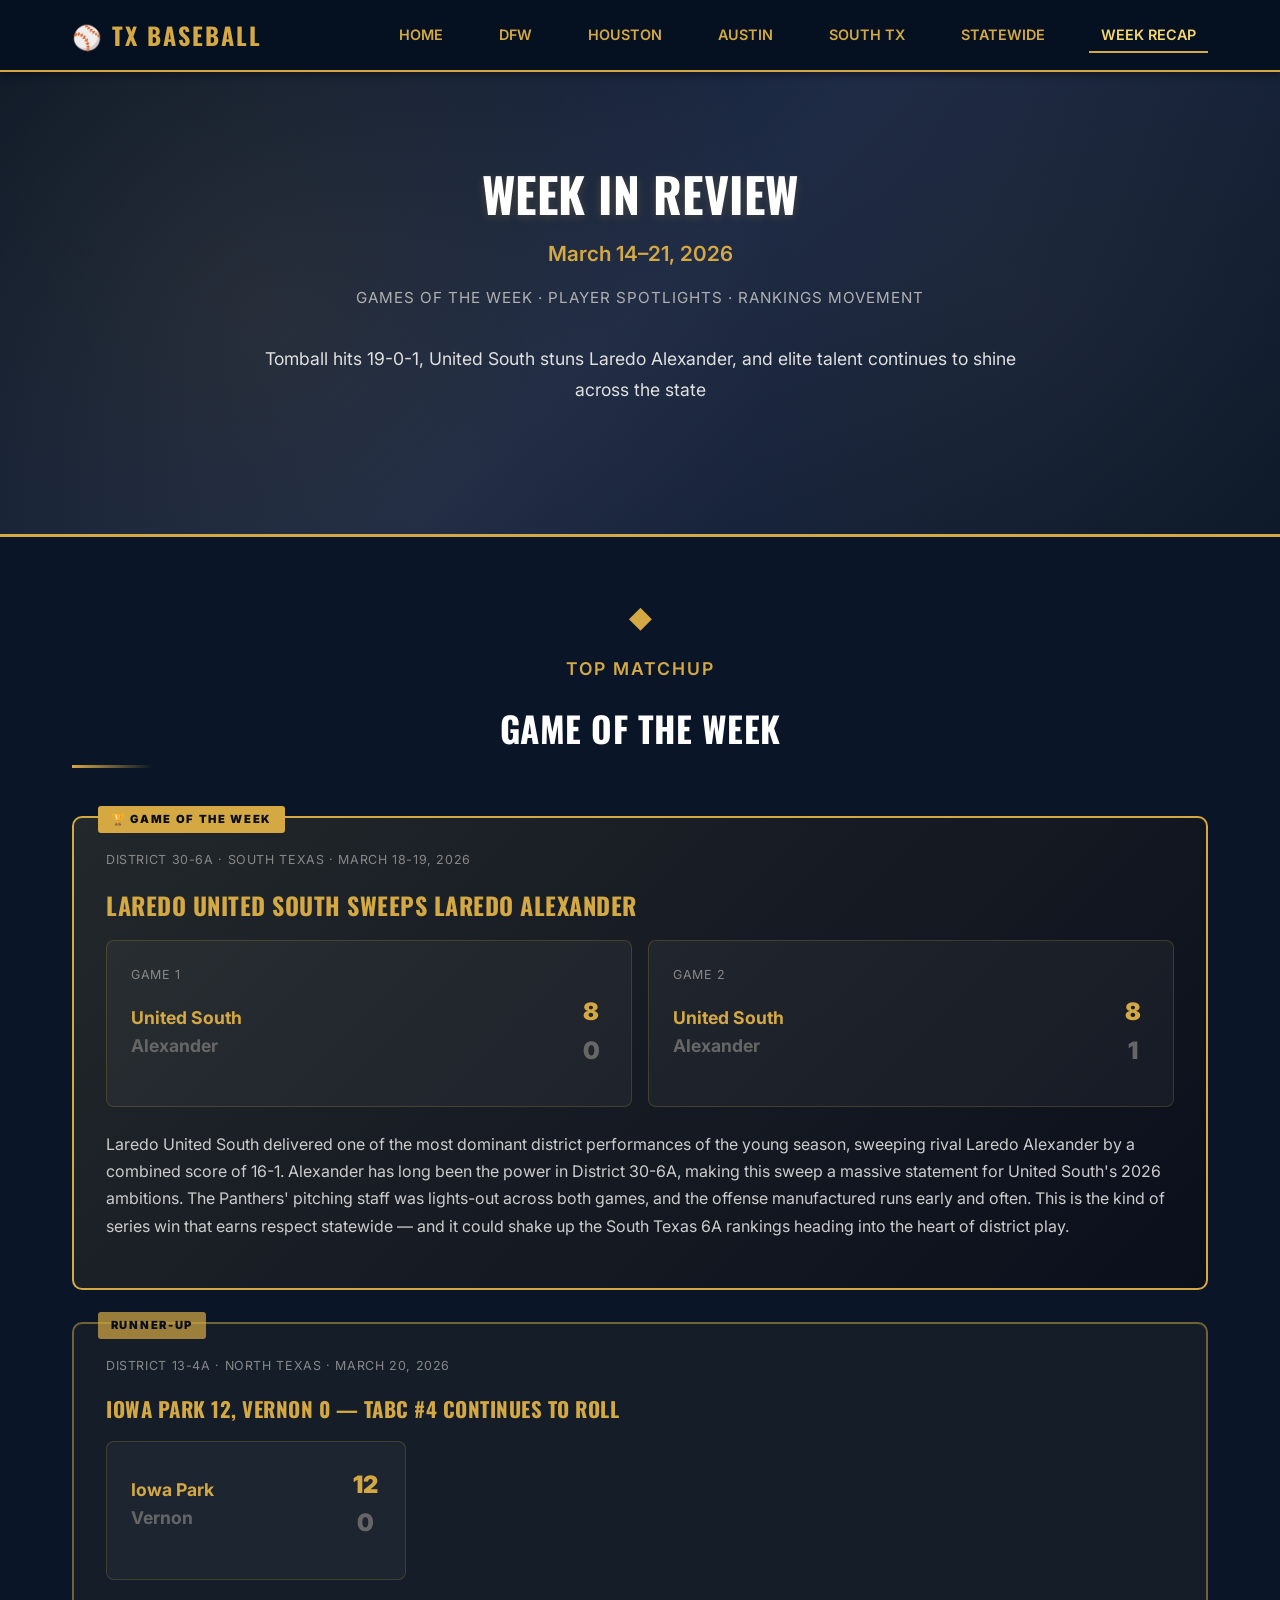
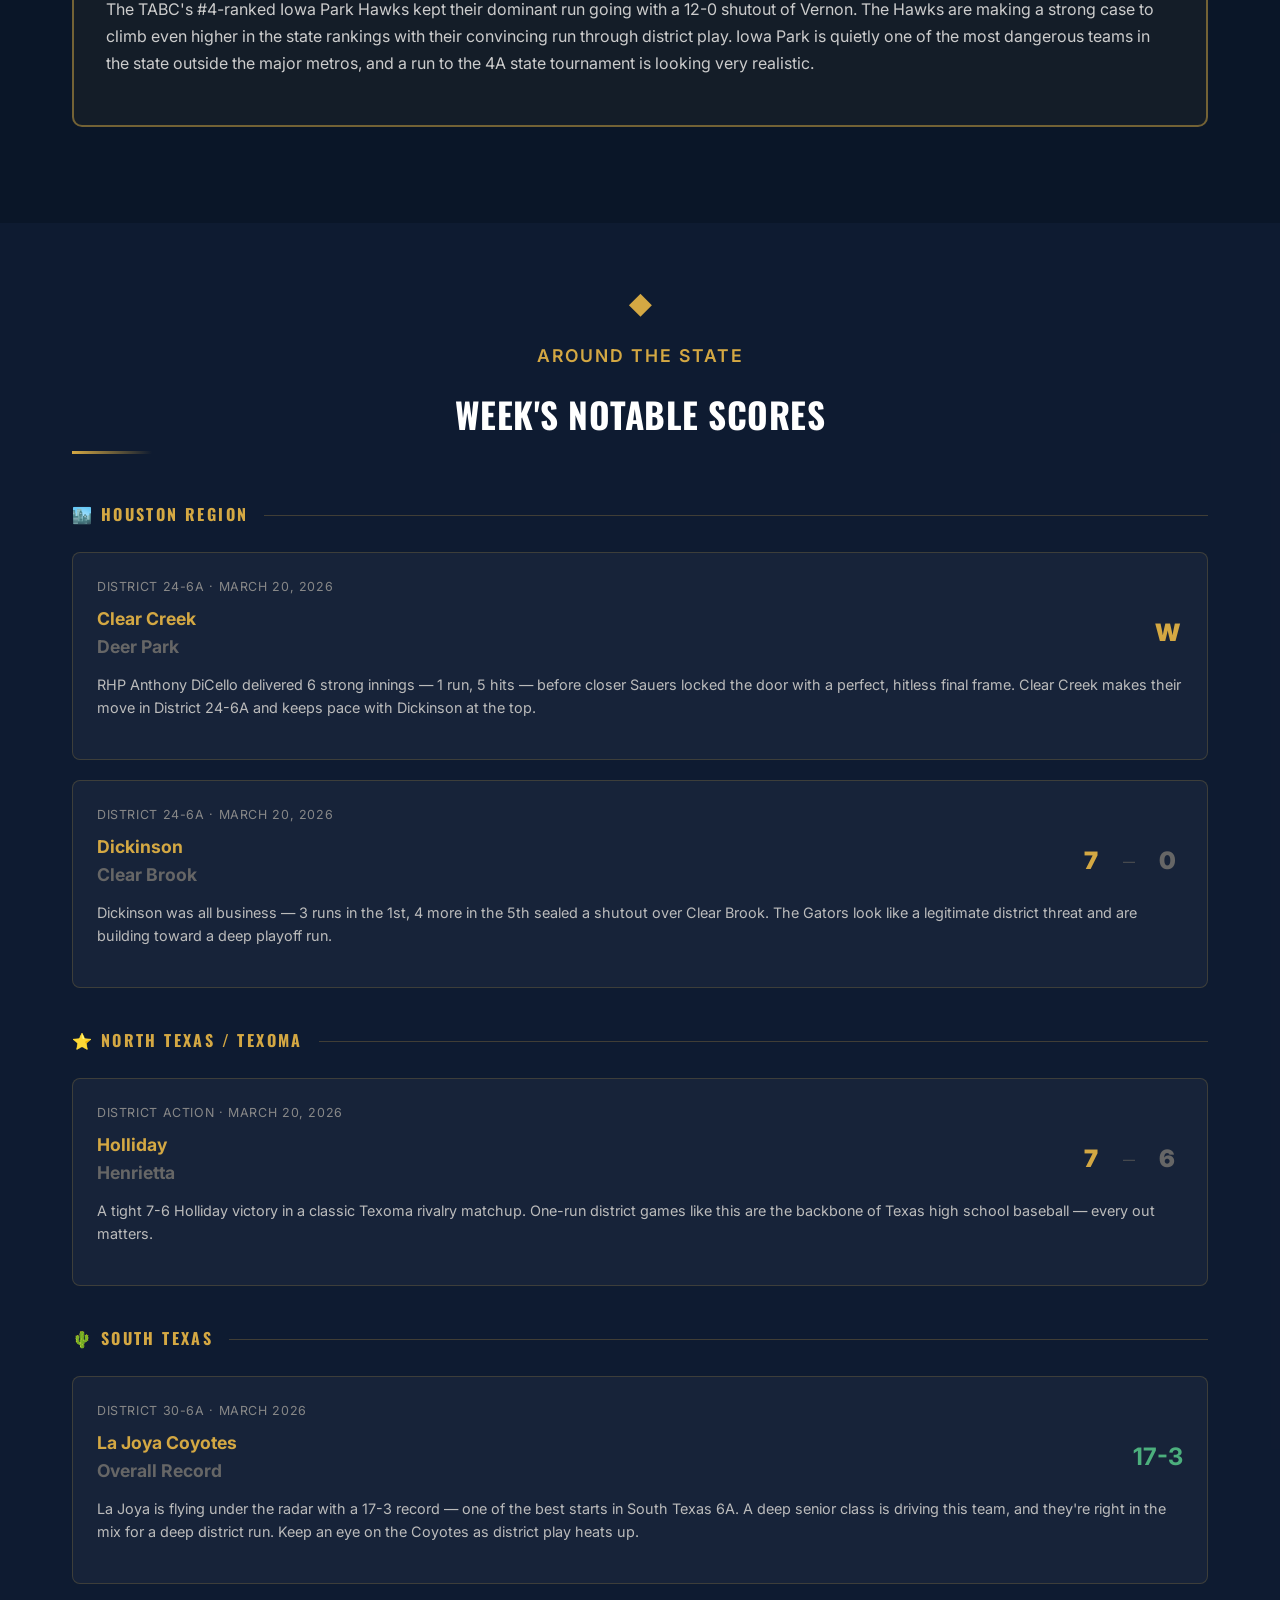
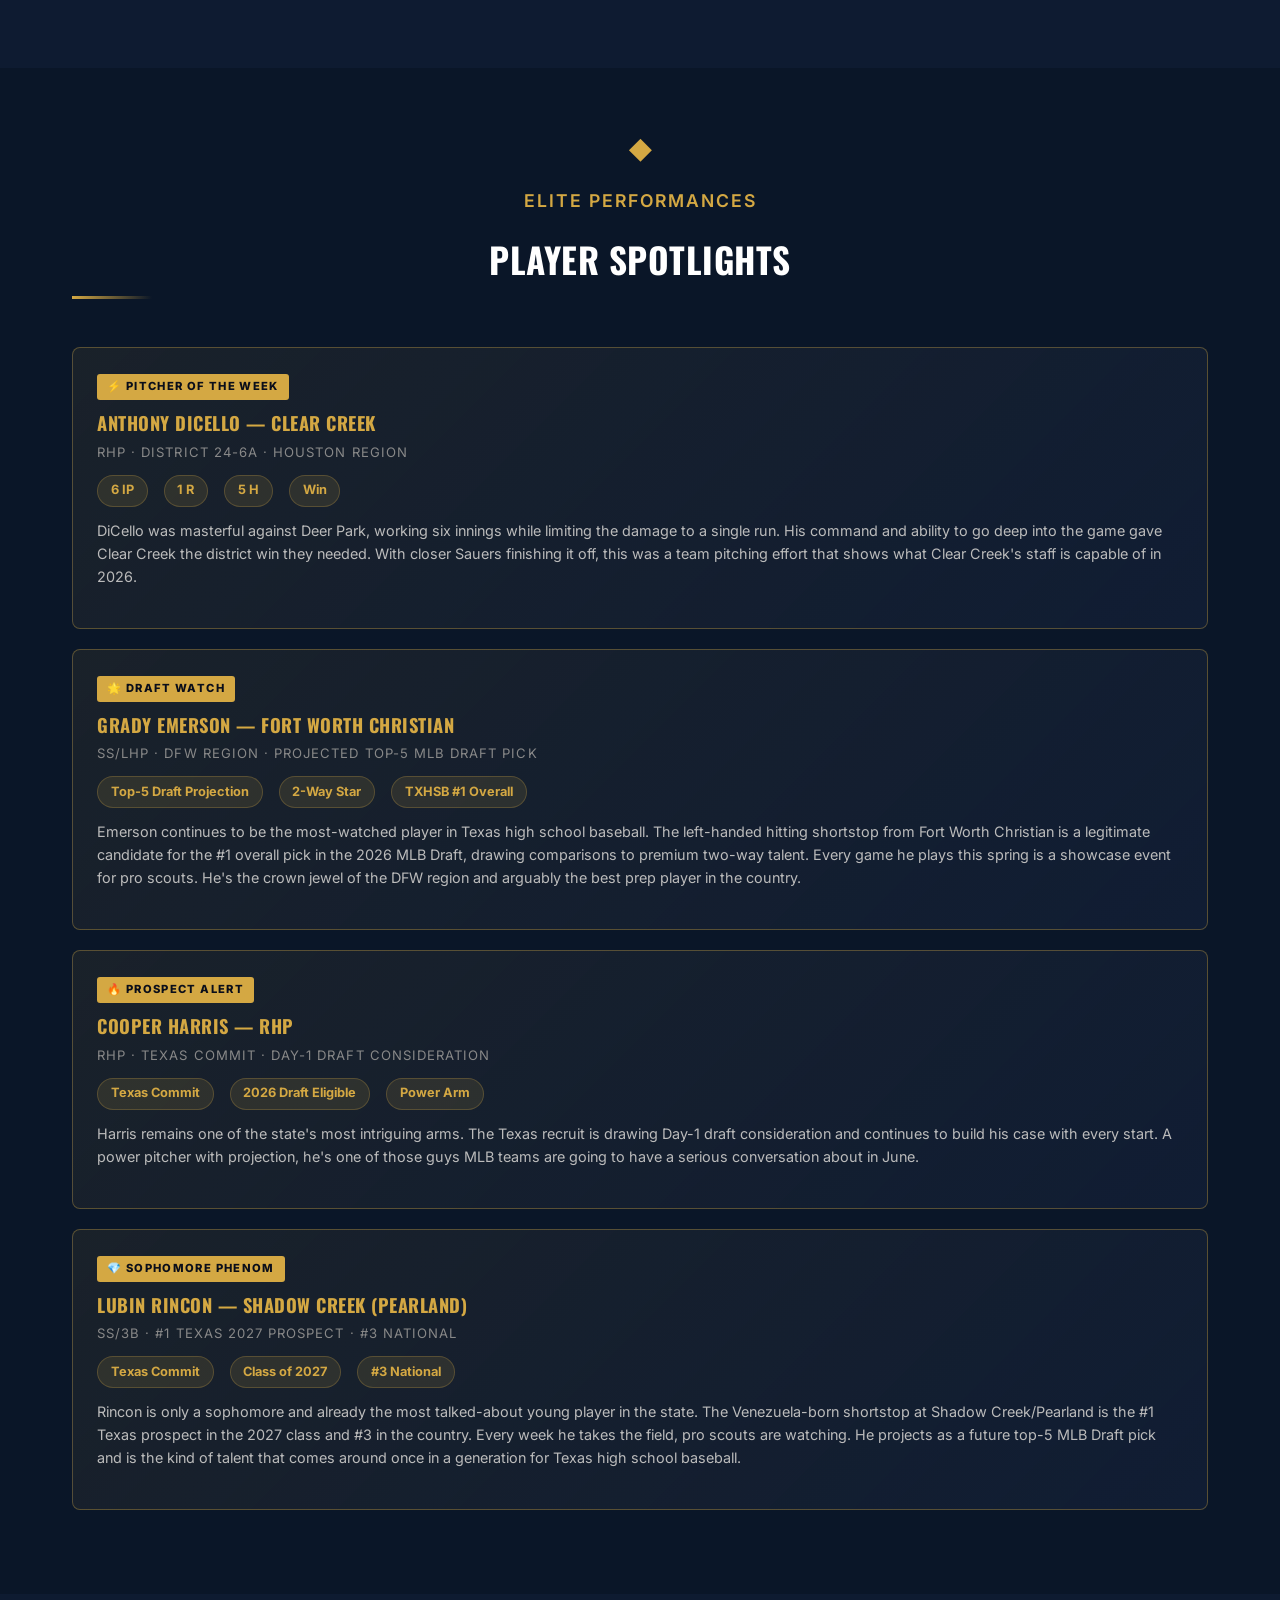
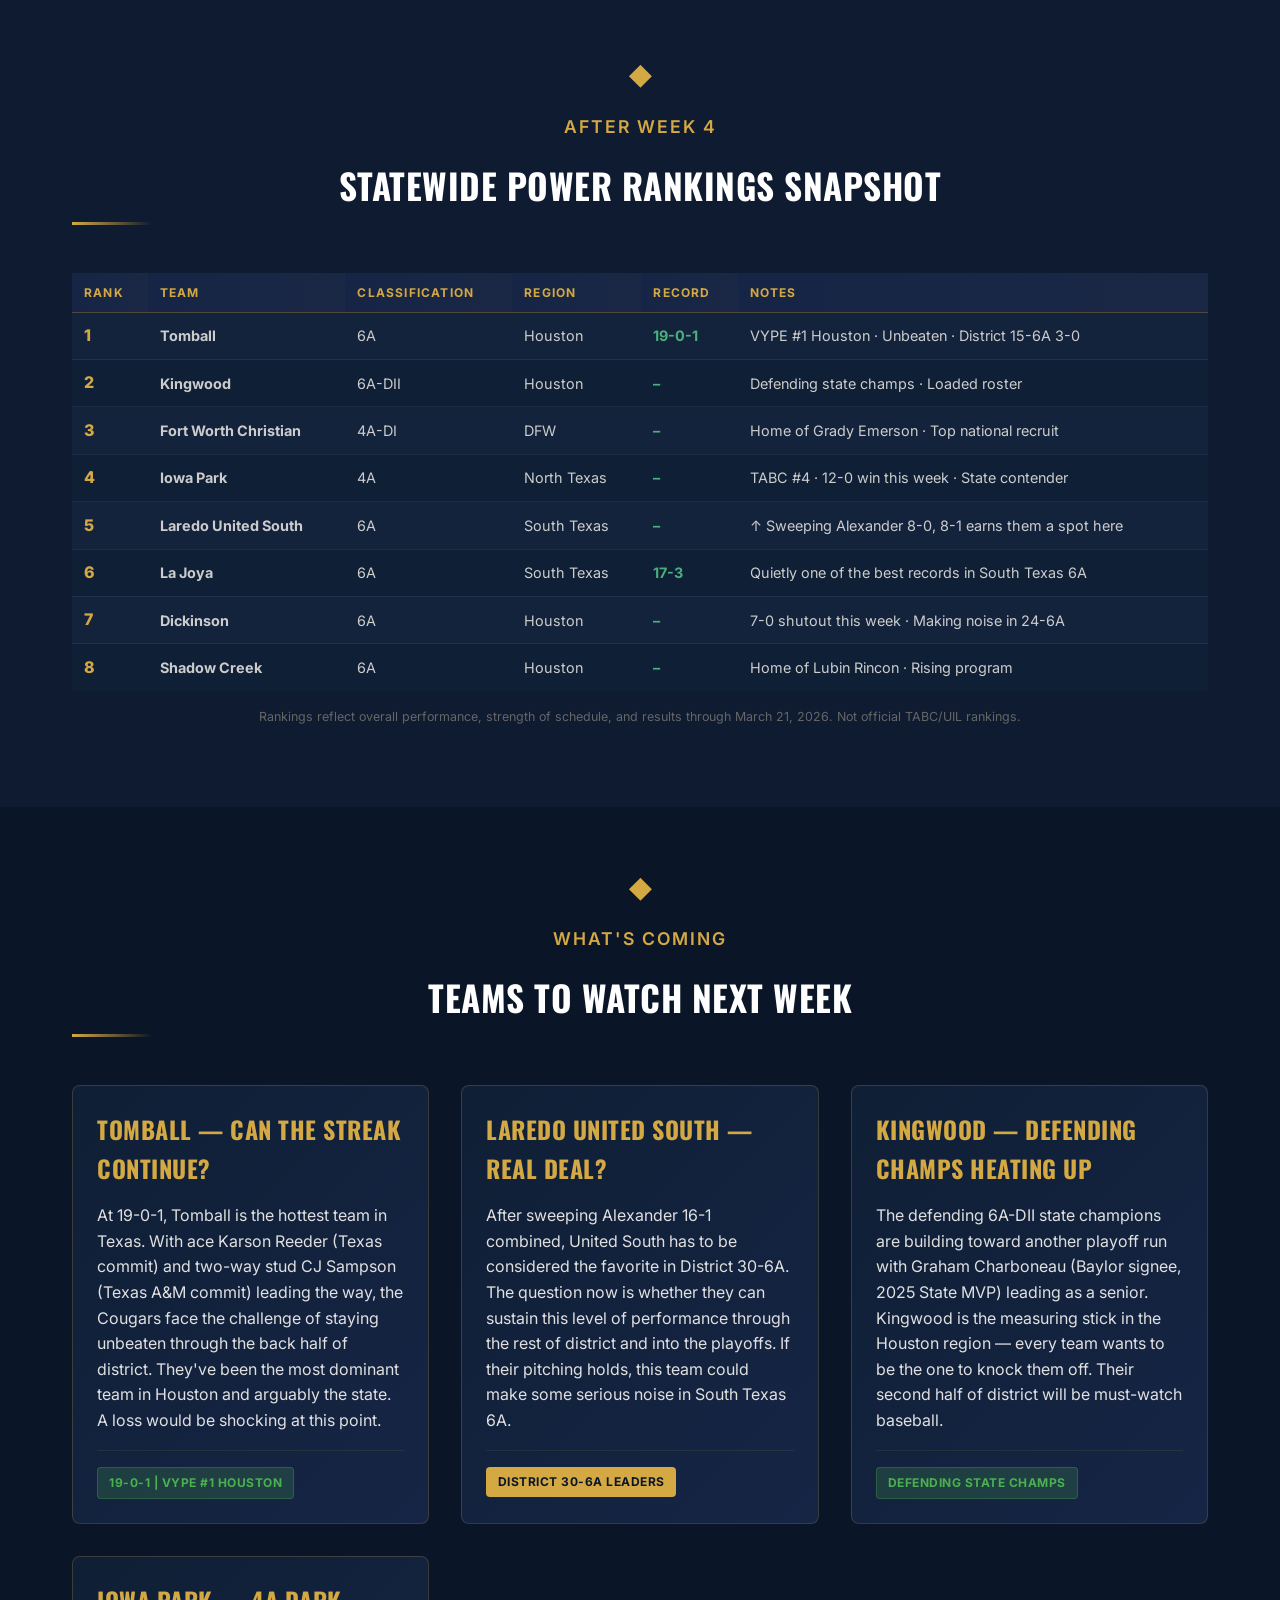
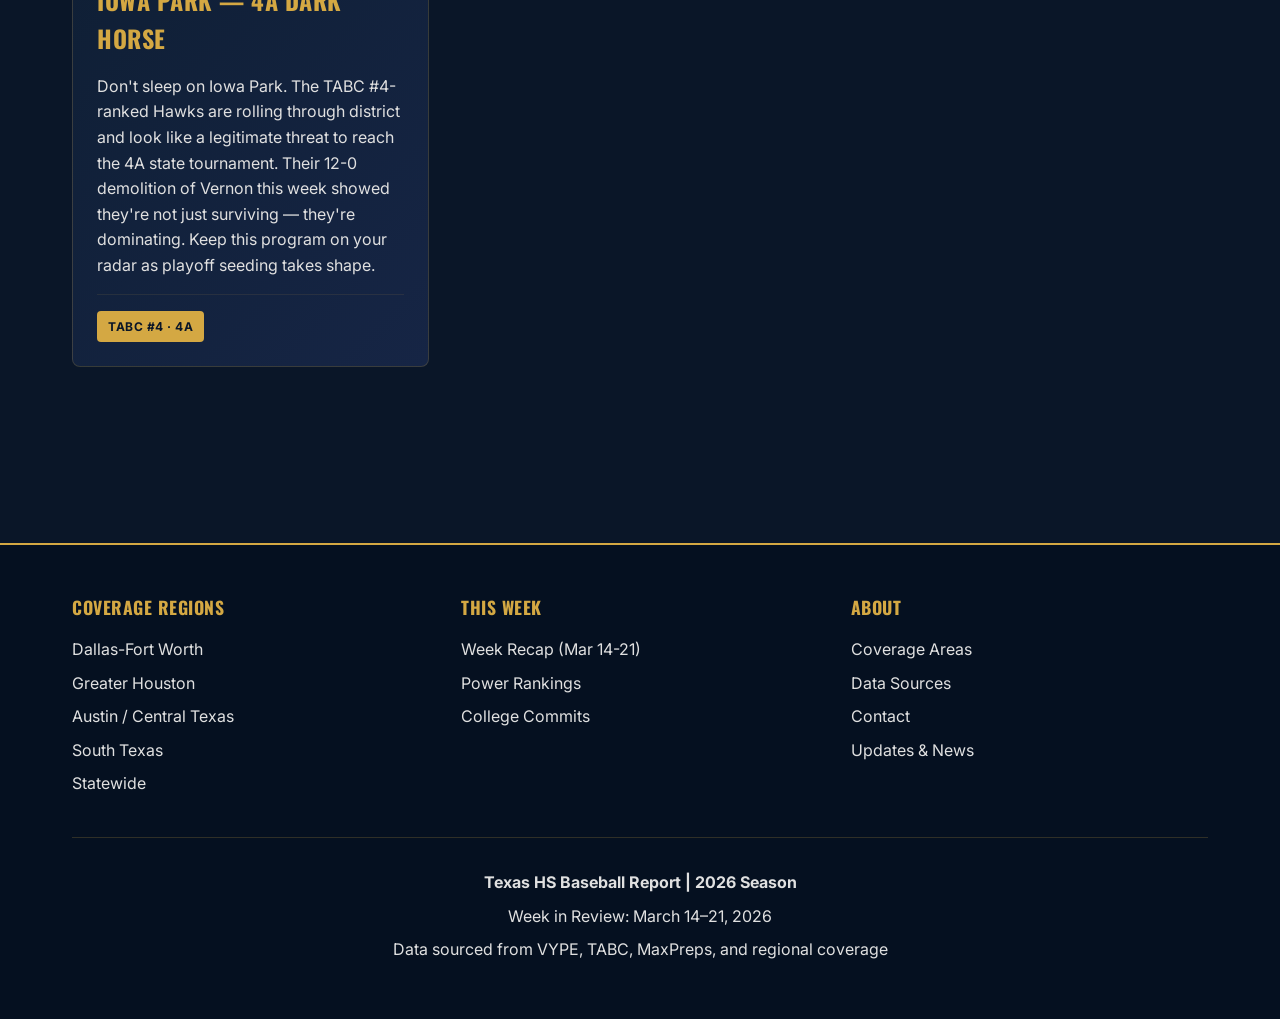
<file: week-recap.html>
<!DOCTYPE html>
<html lang="en">
<head>
  <meta charset="UTF-8">
  <meta name="viewport" content="width=device-width, initial-scale=1.0">
  <title>Week in Review — March 14-21 | Texas HS Baseball 2026</title>
  <link rel="stylesheet" href="styles.css">
  <style>
    .recap-badge {
      display: inline-block;
      background: #d4a843;
      color: #0a0e1a;
      font-size: 0.7rem;
      font-weight: 800;
      letter-spacing: 0.12em;
      text-transform: uppercase;
      padding: 0.25rem 0.65rem;
      border-radius: 3px;
      margin-bottom: 0.5rem;
    }
    .game-card {
      background: rgba(255,255,255,0.04);
      border: 1px solid rgba(212,168,67,0.2);
      border-radius: 8px;
      padding: 1.5rem;
      margin-bottom: 1.25rem;
    }
    .game-card:hover {
      border-color: rgba(212,168,67,0.5);
    }
    .game-score {
      display: flex;
      justify-content: space-between;
      align-items: center;
      margin-bottom: 0.75rem;
    }
    .game-team {
      font-size: 1.1rem;
      font-weight: 700;
      color: #e8e8e8;
    }
    .game-team.winner {
      color: #d4a843;
    }
    .score-val {
      font-size: 1.5rem;
      font-weight: 900;
      color: #d4a843;
      min-width: 2rem;
      text-align: center;
    }
    .score-val.loser {
      color: #666;
    }
    .vs-divider {
      font-size: 0.75rem;
      color: #555;
      padding: 0 0.5rem;
    }
    .game-meta {
      font-size: 0.78rem;
      color: #888;
      margin-bottom: 0.5rem;
      text-transform: uppercase;
      letter-spacing: 0.05em;
    }
    .game-notes {
      font-size: 0.9rem;
      color: #bbb;
      line-height: 1.6;
    }
    .player-spotlight {
      background: linear-gradient(135deg, rgba(212,168,67,0.08), rgba(26,40,69,0.4));
      border: 1px solid rgba(212,168,67,0.35);
      border-radius: 8px;
      padding: 1.5rem;
      margin-bottom: 1.25rem;
    }
    .player-spotlight h4 {
      color: #d4a843;
      font-size: 1.15rem;
      margin: 0 0 0.25rem 0;
    }
    .player-spotlight .position-school {
      font-size: 0.82rem;
      color: #888;
      text-transform: uppercase;
      letter-spacing: 0.08em;
      margin-bottom: 0.75rem;
    }
    .stat-line {
      display: flex;
      flex-wrap: wrap;
      gap: 1rem;
      margin: 0.75rem 0;
    }
    .stat-pill {
      background: rgba(212,168,67,0.12);
      border: 1px solid rgba(212,168,67,0.25);
      border-radius: 20px;
      padding: 0.3rem 0.8rem;
      font-size: 0.8rem;
      font-weight: 700;
      color: #d4a843;
    }
    .region-divider {
      display: flex;
      align-items: center;
      gap: 1rem;
      margin: 2.5rem 0 1.5rem;
    }
    .region-divider h3 {
      color: #d4a843;
      font-size: 1rem;
      text-transform: uppercase;
      letter-spacing: 0.15em;
      white-space: nowrap;
      margin: 0;
    }
    .region-divider::after {
      content: '';
      flex: 1;
      height: 1px;
      background: rgba(212,168,67,0.25);
    }
    .gotw-card {
      background: linear-gradient(135deg, rgba(212,168,67,0.12), rgba(10,14,26,0.9));
      border: 2px solid #d4a843;
      border-radius: 10px;
      padding: 2rem;
      margin-bottom: 2rem;
      position: relative;
    }
    .gotw-label {
      position: absolute;
      top: -12px;
      left: 1.5rem;
      background: #d4a843;
      color: #0a0e1a;
      font-size: 0.7rem;
      font-weight: 900;
      letter-spacing: 0.15em;
      text-transform: uppercase;
      padding: 0.3rem 0.8rem;
      border-radius: 3px;
    }
    .rankings-table {
      width: 100%;
      border-collapse: collapse;
      margin-top: 1rem;
      font-size: 0.9rem;
    }
    .rankings-table th {
      text-align: left;
      padding: 0.6rem 0.75rem;
      color: #d4a843;
      font-size: 0.75rem;
      text-transform: uppercase;
      letter-spacing: 0.1em;
      border-bottom: 1px solid rgba(212,168,67,0.3);
    }
    .rankings-table td {
      padding: 0.65rem 0.75rem;
      border-bottom: 1px solid rgba(255,255,255,0.06);
      color: #ccc;
    }
    .rankings-table tr:hover td {
      background: rgba(212,168,67,0.05);
    }
    .rank-num {
      color: #d4a843;
      font-weight: 800;
      font-size: 1rem;
    }
    .record-good { color: #4caf7d; font-weight: 700; }
    .movement-up { color: #4caf7d; }
    .movement-same { color: #888; }
    .week-header {
      text-align: center;
      padding: 1.5rem 0 0.5rem;
      color: #888;
      font-size: 0.85rem;
      text-transform: uppercase;
      letter-spacing: 0.12em;
    }
  </style>
</head>
<body>

  <!-- NAVIGATION -->
  <nav>
    <div class="container">
      <div class="logo">⚾ TX Baseball</div>
      <ul class="nav-links">
        <li><a href="index.html">Home</a></li>
        <li><a href="dfw.html">DFW</a></li>
        <li><a href="houston.html">Houston</a></li>
        <li><a href="austin.html">Austin</a></li>
        <li><a href="south-texas.html">South TX</a></li>
        <li><a href="statewide.html">Statewide</a></li>
        <li><a href="week-recap.html" class="active">Week Recap</a></li>
      </ul>
    </div>
  </nav>

  <!-- HERO -->
  <section class="hero">
    <div class="hero-content">
      <h1>Week in Review</h1>
      <p class="hero-subtitle">March 14–21, 2026</p>
      <p class="hero-meta">Games of the Week · Player Spotlights · Rankings Movement</p>
      <p class="hero-description">Tomball hits 19-0-1, United South stuns Laredo Alexander, and elite talent continues to shine across the state</p>
    </div>
  </section>

  <!-- GAME OF THE WEEK -->
  <section class="section">
    <div class="container">
      <div class="section-header">
        <p>Top Matchup</p>
        <h2>Game of the Week</h2>
      </div>

      <div class="gotw-card">
        <div class="gotw-label">🏆 Game of the Week</div>
        <div class="game-meta" style="margin-bottom: 1rem;">District 30-6A · South Texas · March 18-19, 2026</div>
        <h3 style="color: #d4a843; margin: 0 0 1rem 0; font-size: 1.5rem;">Laredo United South sweeps Laredo Alexander</h3>

        <div style="display: grid; grid-template-columns: 1fr 1fr; gap: 1rem; margin-bottom: 1.5rem;">
          <div class="game-card" style="margin: 0;">
            <div class="game-meta">Game 1</div>
            <div class="game-score">
              <div>
                <div class="game-team winner">United South</div>
                <div class="game-team" style="color: #666;">Alexander</div>
              </div>
              <div style="text-align: right;">
                <div class="score-val">8</div>
                <div class="score-val loser">0</div>
              </div>
            </div>
          </div>
          <div class="game-card" style="margin: 0;">
            <div class="game-meta">Game 2</div>
            <div class="game-score">
              <div>
                <div class="game-team winner">United South</div>
                <div class="game-team" style="color: #666;">Alexander</div>
              </div>
              <div style="text-align: right;">
                <div class="score-val">8</div>
                <div class="score-val loser">1</div>
              </div>
            </div>
          </div>
        </div>

        <p style="color: #ccc; line-height: 1.7;">Laredo United South delivered one of the most dominant district performances of the young season, sweeping rival Laredo Alexander by a combined score of 16-1. Alexander has long been the power in District 30-6A, making this sweep a massive statement for United South's 2026 ambitions. The Panthers' pitching staff was lights-out across both games, and the offense manufactured runs early and often. This is the kind of series win that earns respect statewide — and it could shake up the South Texas 6A rankings heading into the heart of district play.</p>
      </div>

      <!-- Runner-up GOTW -->
      <div class="gotw-card" style="border-color: rgba(212,168,67,0.5); background: rgba(212,168,67,0.05);">
        <div class="gotw-label" style="background: rgba(212,168,67,0.7); color: #0a0e1a;">Runner-Up</div>
        <div class="game-meta" style="margin-bottom: 1rem;">District 13-4A · North Texas · March 20, 2026</div>
        <h3 style="color: #d4a843; margin: 0 0 1rem 0; font-size: 1.3rem;">Iowa Park 12, Vernon 0 — TABC #4 continues to roll</h3>
        <div class="game-card" style="margin: 0 0 1rem 0; max-width: 300px;">
          <div class="game-score">
            <div>
              <div class="game-team winner">Iowa Park</div>
              <div class="game-team" style="color: #666;">Vernon</div>
            </div>
            <div style="text-align: right;">
              <div class="score-val">12</div>
              <div class="score-val loser">0</div>
            </div>
          </div>
        </div>
        <p style="color: #ccc; line-height: 1.7;">The TABC's #4-ranked Iowa Park Hawks kept their dominant run going with a 12-0 shutout of Vernon. The Hawks are making a strong case to climb even higher in the state rankings with their convincing run through district play. Iowa Park is quietly one of the most dangerous teams in the state outside the major metros, and a run to the 4A state tournament is looking very realistic.</p>
      </div>
    </div>
  </section>

  <!-- SCORES BY REGION -->
  <section class="section" style="background: rgba(26, 40, 69, 0.3);">
    <div class="container">
      <div class="section-header">
        <p>Around the State</p>
        <h2>Week's Notable Scores</h2>
      </div>

      <!-- Houston Region -->
      <div class="region-divider">
        <h3>🏙️ Houston Region</h3>
      </div>

      <div class="game-card">
        <div class="game-meta">District 24-6A · March 20, 2026</div>
        <div class="game-score">
          <div>
            <div class="game-team winner">Clear Creek</div>
            <div class="game-team" style="color: #666;">Deer Park</div>
          </div>
          <div style="display: flex; align-items: center; gap: 0.5rem;">
            <span class="score-val">W</span>
          </div>
        </div>
        <p class="game-notes">RHP Anthony DiCello delivered 6 strong innings — 1 run, 5 hits — before closer Sauers locked the door with a perfect, hitless final frame. Clear Creek makes their move in District 24-6A and keeps pace with Dickinson at the top.</p>
      </div>

      <div class="game-card">
        <div class="game-meta">District 24-6A · March 20, 2026</div>
        <div class="game-score">
          <div>
            <div class="game-team winner">Dickinson</div>
            <div class="game-team" style="color: #666;">Clear Brook</div>
          </div>
          <div style="display: flex; align-items: center; gap: 0.5rem;">
            <span class="score-val">7</span>
            <span class="vs-divider">—</span>
            <span class="score-val loser">0</span>
          </div>
        </div>
        <p class="game-notes">Dickinson was all business — 3 runs in the 1st, 4 more in the 5th sealed a shutout over Clear Brook. The Gators look like a legitimate district threat and are building toward a deep playoff run.</p>
      </div>

      <!-- North Texas -->
      <div class="region-divider">
        <h3>⭐ North Texas / Texoma</h3>
      </div>

      <div class="game-card">
        <div class="game-meta">District Action · March 20, 2026</div>
        <div class="game-score">
          <div>
            <div class="game-team winner">Holliday</div>
            <div class="game-team" style="color: #666;">Henrietta</div>
          </div>
          <div style="display: flex; align-items: center; gap: 0.5rem;">
            <span class="score-val">7</span>
            <span class="vs-divider">—</span>
            <span class="score-val loser">6</span>
          </div>
        </div>
        <p class="game-notes">A tight 7-6 Holliday victory in a classic Texoma rivalry matchup. One-run district games like this are the backbone of Texas high school baseball — every out matters.</p>
      </div>

      <!-- South Texas -->
      <div class="region-divider">
        <h3>🌵 South Texas</h3>
      </div>

      <div class="game-card">
        <div class="game-meta">District 30-6A · March 2026</div>
        <div class="game-score">
          <div>
            <div class="game-team winner">La Joya Coyotes</div>
            <div class="game-team" style="color: #666;">Overall Record</div>
          </div>
          <div style="display: flex; align-items: center; gap: 0.5rem;">
            <span class="score-val record-good">17-3</span>
          </div>
        </div>
        <p class="game-notes">La Joya is flying under the radar with a 17-3 record — one of the best starts in South Texas 6A. A deep senior class is driving this team, and they're right in the mix for a deep district run. Keep an eye on the Coyotes as district play heats up.</p>
      </div>
    </div>
  </section>

  <!-- PLAYER SPOTLIGHTS -->
  <section class="section">
    <div class="container">
      <div class="section-header">
        <p>Elite Performances</p>
        <h2>Player Spotlights</h2>
      </div>

      <!-- Pitcher of the Week -->
      <div class="player-spotlight">
        <div class="recap-badge">⚡ Pitcher of the Week</div>
        <h4>Anthony DiCello — Clear Creek</h4>
        <div class="position-school">RHP · District 24-6A · Houston Region</div>
        <div class="stat-line">
          <span class="stat-pill">6 IP</span>
          <span class="stat-pill">1 R</span>
          <span class="stat-pill">5 H</span>
          <span class="stat-pill">Win</span>
        </div>
        <p style="color: #bbb; font-size: 0.9rem; line-height: 1.6;">DiCello was masterful against Deer Park, working six innings while limiting the damage to a single run. His command and ability to go deep into the game gave Clear Creek the district win they needed. With closer Sauers finishing it off, this was a team pitching effort that shows what Clear Creek's staff is capable of in 2026.</p>
      </div>

      <!-- Grady Emerson -->
      <div class="player-spotlight">
        <div class="recap-badge">🌟 Draft Watch</div>
        <h4>Grady Emerson — Fort Worth Christian</h4>
        <div class="position-school">SS/LHP · DFW Region · Projected Top-5 MLB Draft Pick</div>
        <div class="stat-line">
          <span class="stat-pill">Top-5 Draft Projection</span>
          <span class="stat-pill">2-Way Star</span>
          <span class="stat-pill">TXHSB #1 Overall</span>
        </div>
        <p style="color: #bbb; font-size: 0.9rem; line-height: 1.6;">Emerson continues to be the most-watched player in Texas high school baseball. The left-handed hitting shortstop from Fort Worth Christian is a legitimate candidate for the #1 overall pick in the 2026 MLB Draft, drawing comparisons to premium two-way talent. Every game he plays this spring is a showcase event for pro scouts. He's the crown jewel of the DFW region and arguably the best prep player in the country.</p>
      </div>

      <!-- Cooper Harris -->
      <div class="player-spotlight">
        <div class="recap-badge">🔥 Prospect Alert</div>
        <h4>Cooper Harris — RHP</h4>
        <div class="position-school">RHP · Texas Commit · Day-1 Draft Consideration</div>
        <div class="stat-line">
          <span class="stat-pill">Texas Commit</span>
          <span class="stat-pill">2026 Draft Eligible</span>
          <span class="stat-pill">Power Arm</span>
        </div>
        <p style="color: #bbb; font-size: 0.9rem; line-height: 1.6;">Harris remains one of the state's most intriguing arms. The Texas recruit is drawing Day-1 draft consideration and continues to build his case with every start. A power pitcher with projection, he's one of those guys MLB teams are going to have a serious conversation about in June.</p>
      </div>

      <!-- Lubin Rincon -->
      <div class="player-spotlight">
        <div class="recap-badge">💎 Sophomore Phenom</div>
        <h4>Lubin Rincon — Shadow Creek (Pearland)</h4>
        <div class="position-school">SS/3B · #1 Texas 2027 Prospect · #3 National</div>
        <div class="stat-line">
          <span class="stat-pill">Texas Commit</span>
          <span class="stat-pill">Class of 2027</span>
          <span class="stat-pill">#3 National</span>
        </div>
        <p style="color: #bbb; font-size: 0.9rem; line-height: 1.6;">Rincon is only a sophomore and already the most talked-about young player in the state. The Venezuela-born shortstop at Shadow Creek/Pearland is the #1 Texas prospect in the 2027 class and #3 in the country. Every week he takes the field, pro scouts are watching. He projects as a future top-5 MLB Draft pick and is the kind of talent that comes around once in a generation for Texas high school baseball.</p>
      </div>
    </div>
  </section>

  <!-- POWER RANKINGS -->
  <section class="section" style="background: rgba(26, 40, 69, 0.3);">
    <div class="container">
      <div class="section-header">
        <p>After Week 4</p>
        <h2>Statewide Power Rankings Snapshot</h2>
      </div>

      <table class="rankings-table">
        <thead>
          <tr>
            <th>Rank</th>
            <th>Team</th>
            <th>Classification</th>
            <th>Region</th>
            <th>Record</th>
            <th>Notes</th>
          </tr>
        </thead>
        <tbody>
          <tr>
            <td><span class="rank-num">1</span></td>
            <td><strong>Tomball</strong></td>
            <td>6A</td>
            <td>Houston</td>
            <td><span class="record-good">19-0-1</span></td>
            <td>VYPE #1 Houston · Unbeaten · District 15-6A 3-0</td>
          </tr>
          <tr>
            <td><span class="rank-num">2</span></td>
            <td><strong>Kingwood</strong></td>
            <td>6A-DII</td>
            <td>Houston</td>
            <td><span class="record-good">–</span></td>
            <td>Defending state champs · Loaded roster</td>
          </tr>
          <tr>
            <td><span class="rank-num">3</span></td>
            <td><strong>Fort Worth Christian</strong></td>
            <td>4A-DI</td>
            <td>DFW</td>
            <td><span class="record-good">–</span></td>
            <td>Home of Grady Emerson · Top national recruit</td>
          </tr>
          <tr>
            <td><span class="rank-num">4</span></td>
            <td><strong>Iowa Park</strong></td>
            <td>4A</td>
            <td>North Texas</td>
            <td><span class="record-good">–</span></td>
            <td>TABC #4 · 12-0 win this week · State contender</td>
          </tr>
          <tr>
            <td><span class="rank-num">5</span></td>
            <td><strong>Laredo United South</strong></td>
            <td>6A</td>
            <td>South Texas</td>
            <td><span class="record-good">–</span></td>
            <td>↑ Sweeping Alexander 8-0, 8-1 earns them a spot here</td>
          </tr>
          <tr>
            <td><span class="rank-num">6</span></td>
            <td><strong>La Joya</strong></td>
            <td>6A</td>
            <td>South Texas</td>
            <td><span class="record-good">17-3</span></td>
            <td>Quietly one of the best records in South Texas 6A</td>
          </tr>
          <tr>
            <td><span class="rank-num">7</span></td>
            <td><strong>Dickinson</strong></td>
            <td>6A</td>
            <td>Houston</td>
            <td><span class="record-good">–</span></td>
            <td>7-0 shutout this week · Making noise in 24-6A</td>
          </tr>
          <tr>
            <td><span class="rank-num">8</span></td>
            <td><strong>Shadow Creek</strong></td>
            <td>6A</td>
            <td>Houston</td>
            <td><span class="record-good">–</span></td>
            <td>Home of Lubin Rincon · Rising program</td>
          </tr>
        </tbody>
      </table>

      <p style="color: #666; font-size: 0.78rem; margin-top: 1rem; text-align: center;">Rankings reflect overall performance, strength of schedule, and results through March 21, 2026. Not official TABC/UIL rankings.</p>
    </div>
  </section>

  <!-- TEAMS TO WATCH -->
  <section class="section">
    <div class="container">
      <div class="section-header">
        <p>What's Coming</p>
        <h2>Teams to Watch Next Week</h2>
      </div>

      <div class="grid grid-2">
        <div class="card">
          <div class="card-header">
            <h3 style="color: #d4a843; margin: 0;">Tomball — Can the streak continue?</h3>
          </div>
          <div class="card-body">
            <p>At 19-0-1, Tomball is the hottest team in Texas. With ace Karson Reeder (Texas commit) and two-way stud CJ Sampson (Texas A&M commit) leading the way, the Cougars face the challenge of staying unbeaten through the back half of district. They've been the most dominant team in Houston and arguably the state. A loss would be shocking at this point.</p>
          </div>
          <div class="card-footer">
            <span class="badge badge-success">19-0-1 | VYPE #1 Houston</span>
          </div>
        </div>

        <div class="card">
          <div class="card-header">
            <h3 style="color: #d4a843; margin: 0;">Laredo United South — Real deal?</h3>
          </div>
          <div class="card-body">
            <p>After sweeping Alexander 16-1 combined, United South has to be considered the favorite in District 30-6A. The question now is whether they can sustain this level of performance through the rest of district and into the playoffs. If their pitching holds, this team could make some serious noise in South Texas 6A.</p>
          </div>
          <div class="card-footer">
            <span class="badge badge-primary">District 30-6A Leaders</span>
          </div>
        </div>

        <div class="card">
          <div class="card-header">
            <h3 style="color: #d4a843; margin: 0;">Kingwood — Defending champs heating up</h3>
          </div>
          <div class="card-body">
            <p>The defending 6A-DII state champions are building toward another playoff run with Graham Charboneau (Baylor signee, 2025 State MVP) leading as a senior. Kingwood is the measuring stick in the Houston region — every team wants to be the one to knock them off. Their second half of district will be must-watch baseball.</p>
          </div>
          <div class="card-footer">
            <span class="badge badge-success">Defending State Champs</span>
          </div>
        </div>

        <div class="card">
          <div class="card-header">
            <h3 style="color: #d4a843; margin: 0;">Iowa Park — 4A dark horse</h3>
          </div>
          <div class="card-body">
            <p>Don't sleep on Iowa Park. The TABC #4-ranked Hawks are rolling through district and look like a legitimate threat to reach the 4A state tournament. Their 12-0 demolition of Vernon this week showed they're not just surviving — they're dominating. Keep this program on your radar as playoff seeding takes shape.</p>
          </div>
          <div class="card-footer">
            <span class="badge badge-primary">TABC #4 · 4A</span>
          </div>
        </div>
      </div>
    </div>
  </section>

  <!-- FOOTER -->
  <footer>
    <div class="container">
      <div class="footer-content">
        <div class="footer-section">
          <h4>Coverage Regions</h4>
          <ul>
            <li><a href="dfw.html">Dallas-Fort Worth</a></li>
            <li><a href="houston.html">Greater Houston</a></li>
            <li><a href="austin.html">Austin / Central Texas</a></li>
            <li><a href="south-texas.html">South Texas</a></li>
            <li><a href="statewide.html">Statewide</a></li>
          </ul>
        </div>
        <div class="footer-section">
          <h4>This Week</h4>
          <ul>
            <li><a href="week-recap.html">Week Recap (Mar 14-21)</a></li>
            <li><a href="statewide.html">Power Rankings</a></li>
            <li><a href="statewide.html">College Commits</a></li>
          </ul>
        </div>
        <div class="footer-section">
          <h4>About</h4>
          <ul>
            <li><a href="#">Coverage Areas</a></li>
            <li><a href="#">Data Sources</a></li>
            <li><a href="#">Contact</a></li>
            <li><a href="#">Updates & News</a></li>
          </ul>
        </div>
      </div>
      <div class="footer-bottom">
        <p><strong>Texas HS Baseball Report | 2026 Season</strong></p>
        <p>Week in Review: March 14–21, 2026</p>
        <p>Data sourced from VYPE, TABC, MaxPreps, and regional coverage</p>
      </div>
    </div>
  </footer>

  <script>
    document.querySelectorAll('.nav-links a').forEach(link => {
      if (link.href === window.location.href) {
        link.classList.add('active');
      }
    });
  </script>
</body>
</html>
</file>
<file: styles.css>
/* =============================================
   TEXAS HS BASEBALL 2026 - STYLES
   ============================================= */

@import url('https://fonts.googleapis.com/css2?family=Oswald:wght@400;500;700&family=Inter:wght@300;400;500;600;700&display=swap');

/* RESET & BASE STYLES */
* {
  margin: 0;
  padding: 0;
  box-sizing: border-box;
}

html {
  scroll-behavior: smooth;
}

body {
  font-family: 'Inter', sans-serif;
  background-color: #0a1628;
  color: #ffffff;
  line-height: 1.6;
}

/* =============================================
   TYPOGRAPHY
   ============================================= */

h1, h2, h3, h4, h5, h6 {
  font-family: 'Oswald', sans-serif;
  font-weight: 700;
  text-transform: uppercase;
  letter-spacing: 0.5px;
}

h1 {
  font-size: 3rem;
  line-height: 1.1;
  margin-bottom: 0.5rem;
}

h2 {
  font-size: 2.2rem;
  margin-bottom: 1.5rem;
  position: relative;
  padding-bottom: 0.75rem;
}

h2::after {
  content: '';
  position: absolute;
  bottom: 0;
  left: 0;
  width: 80px;
  height: 3px;
  background: linear-gradient(90deg, #d4a843, transparent);
}

h3 {
  font-size: 1.5rem;
  margin-bottom: 1rem;
}

h4 {
  font-size: 1.1rem;
  margin-bottom: 0.75rem;
}

p {
  font-size: 1rem;
  margin-bottom: 1rem;
  color: #e0e0e0;
}

a {
  color: #d4a843;
  text-decoration: none;
  transition: color 0.3s ease, text-shadow 0.3s ease;
}

a:hover {
  color: #f5d76e;
  text-shadow: 0 0 10px rgba(212, 168, 67, 0.3);
}

/* =============================================
   NAVIGATION
   ============================================= */

nav {
  background-color: #051020;
  padding: 1rem 0;
  position: sticky;
  top: 0;
  z-index: 1000;
  border-bottom: 2px solid #d4a843;
  box-shadow: 0 4px 6px rgba(0, 0, 0, 0.3);
}

nav .container {
  max-width: 1200px;
  margin: 0 auto;
  padding: 0 2rem;
  display: flex;
  justify-content: space-between;
  align-items: center;
}

.logo {
  font-family: 'Oswald', sans-serif;
  font-size: 1.5rem;
  font-weight: 700;
  color: #d4a843;
  text-transform: uppercase;
  letter-spacing: 2px;
}

.nav-links {
  display: flex;
  list-style: none;
  gap: 2rem;
  flex-wrap: wrap;
}

.nav-links a {
  font-size: 0.9rem;
  font-weight: 600;
  text-transform: uppercase;
  padding: 0.5rem 0.75rem;
  border-bottom: 2px solid transparent;
  transition: all 0.3s ease;
}

.nav-links a:hover,
.nav-links a.active {
  border-bottom-color: #d4a843;
  color: #f5d76e;
}

.nav-toggle {
  display: none;
  background: none;
  border: none;
  color: #d4a843;
  font-size: 1.5rem;
  cursor: pointer;
}

/* =============================================
   LAYOUT
   ============================================= */

.container {
  max-width: 1200px;
  margin: 0 auto;
  padding: 0 2rem;
}

.section {
  padding: 4rem 0;
}

.section-header {
  text-align: center;
  margin-bottom: 3rem;
}

.section-header p {
  font-size: 1.1rem;
  color: #d4a843;
  text-transform: uppercase;
  letter-spacing: 2px;
  font-weight: 600;
}

/* =============================================
   HERO SECTION
   ============================================= */

.hero {
  background: linear-gradient(135deg, #0a1628 0%, #1a2845 50%, #0a1628 100%);
  padding: 6rem 2rem;
  position: relative;
  overflow: hidden;
  text-align: center;
  border-bottom: 3px solid #d4a843;
}

.hero::before {
  content: '';
  position: absolute;
  top: 0;
  left: 0;
  right: 0;
  bottom: 0;
  background:
    radial-gradient(circle at 20% 50%, rgba(212, 168, 67, 0.1) 0%, transparent 50%),
    radial-gradient(circle at 80% 50%, rgba(212, 168, 67, 0.05) 0%, transparent 50%);
  pointer-events: none;
}

.hero-content {
  position: relative;
  z-index: 2;
}

.hero h1 {
  margin-bottom: 1rem;
  color: #ffffff;
  text-shadow: 0 2px 10px rgba(212, 168, 67, 0.2);
}

.hero-subtitle {
  font-size: 1.3rem;
  color: #d4a843;
  margin-bottom: 1rem;
  font-weight: 600;
}

.hero-meta {
  font-size: 0.95rem;
  color: #b0b0b0;
  text-transform: uppercase;
  letter-spacing: 1px;
  margin-bottom: 2rem;
}

.hero-description {
  font-size: 1.1rem;
  color: #e0e0e0;
  max-width: 800px;
  margin: 0 auto 2rem;
  line-height: 1.8;
}

/* =============================================
   CARDS
   ============================================= */

.card {
  background: linear-gradient(135deg, #0f1f35 0%, #162545 100%);
  border: 1px solid rgba(212, 168, 67, 0.2);
  border-radius: 8px;
  padding: 1.5rem;
  transition: all 0.3s ease;
  position: relative;
}

.card:hover {
  border-color: #d4a843;
  transform: translateY(-5px);
  box-shadow: 0 10px 30px rgba(212, 168, 67, 0.15);
}

.card-header {
  margin-bottom: 1rem;
}

.card-body {
  flex-grow: 1;
}

.card-footer {
  margin-top: 1rem;
  padding-top: 1rem;
  border-top: 1px solid rgba(212, 168, 67, 0.1);
  display: flex;
  justify-content: space-between;
  align-items: center;
}

/* PLAYER CARDS */

.player-card {
  background: linear-gradient(135deg, #0f1f35 0%, #162545 100%);
  border: 1px solid rgba(212, 168, 67, 0.2);
  border-radius: 8px;
  padding: 1.5rem;
  transition: all 0.3s ease;
  display: flex;
  flex-direction: column;
  height: 100%;
}

.player-card:hover {
  border-color: #d4a843;
  transform: translateY(-5px);
  box-shadow: 0 10px 30px rgba(212, 168, 67, 0.15);
}

.player-rank {
  display: inline-block;
  background: #d4a843;
  color: #0a1628;
  padding: 0.25rem 0.75rem;
  border-radius: 4px;
  font-weight: 700;
  font-size: 0.85rem;
  margin-bottom: 1rem;
}

.player-name {
  font-size: 1.3rem;
  font-weight: 700;
  margin-bottom: 0.5rem;
  color: #ffffff;
}

.player-position {
  display: inline-block;
  background: rgba(212, 168, 67, 0.2);
  color: #d4a843;
  padding: 0.35rem 0.7rem;
  border-radius: 4px;
  font-size: 0.8rem;
  font-weight: 600;
  margin-bottom: 1rem;
  text-transform: uppercase;
  letter-spacing: 1px;
}

.player-school {
  color: #d4a843;
  font-weight: 600;
  margin-bottom: 0.5rem;
  font-size: 0.95rem;
}

.player-year {
  color: #b0b0b0;
  font-size: 0.85rem;
  margin-bottom: 1rem;
}

.player-description {
  color: #e0e0e0;
  font-size: 0.95rem;
  line-height: 1.6;
  flex-grow: 1;
  margin-bottom: 1rem;
}

.player-stats {
  background: rgba(212, 168, 67, 0.05);
  border-left: 3px solid #d4a843;
  padding: 0.75rem;
  font-size: 0.85rem;
  color: #e0e0e0;
  border-radius: 4px;
}

/* TEAM CARDS */

.team-card {
  background: linear-gradient(135deg, #0f1f35 0%, #162545 100%);
  border: 1px solid rgba(212, 168, 67, 0.2);
  border-radius: 8px;
  padding: 1.5rem;
  transition: all 0.3s ease;
  text-align: center;
}

.team-card:hover {
  border-color: #d4a843;
  transform: translateY(-5px);
  box-shadow: 0 10px 30px rgba(212, 168, 67, 0.15);
}

.team-rank {
  font-size: 2rem;
  font-weight: 700;
  color: #d4a843;
  margin-bottom: 0.5rem;
}

.team-name {
  font-size: 1.2rem;
  font-weight: 700;
  margin-bottom: 0.5rem;
  color: #ffffff;
}

.team-classification {
  color: #d4a843;
  font-size: 0.85rem;
  text-transform: uppercase;
  font-weight: 600;
  margin-bottom: 1rem;
  letter-spacing: 1px;
}

.team-record {
  background: rgba(212, 168, 67, 0.1);
  padding: 0.75rem;
  border-radius: 4px;
  font-size: 1.1rem;
  font-weight: 700;
  color: #d4a843;
  margin-bottom: 1rem;
}

/* MATCHUP CARDS (Games of the Week) */

.matchup-card {
  background: linear-gradient(135deg, #0f1f35 0%, #162545 100%);
  border: 2px solid #d4a843;
  border-radius: 8px;
  padding: 1.5rem;
  text-align: center;
  transition: all 0.3s ease;
}

.matchup-card:hover {
  box-shadow: 0 10px 30px rgba(212, 168, 67, 0.25);
}

.matchup-date {
  color: #d4a843;
  font-size: 0.85rem;
  text-transform: uppercase;
  font-weight: 700;
  margin-bottom: 1rem;
  letter-spacing: 1px;
}

.matchup-teams {
  display: flex;
  align-items: center;
  justify-content: center;
  gap: 1rem;
  margin-bottom: 1rem;
}

.matchup-team {
  flex: 1;
  padding: 1rem;
  background: rgba(212, 168, 67, 0.05);
  border-radius: 4px;
}

.matchup-team-name {
  font-weight: 700;
  font-size: 1rem;
  margin-bottom: 0.25rem;
}

.matchup-team-record {
  font-size: 0.85rem;
  color: #b0b0b0;
}

.matchup-vs {
  color: #d4a843;
  font-weight: 700;
  font-size: 0.9rem;
}

.matchup-time {
  color: #b0b0b0;
  font-size: 0.9rem;
  margin-top: 0.75rem;
}

/* =============================================
   GRIDS
   ============================================= */

.grid {
  display: grid;
  gap: 2rem;
  margin-bottom: 3rem;
}

.grid-2 {
  grid-template-columns: repeat(auto-fit, minmax(300px, 1fr));
}

.grid-3 {
  grid-template-columns: repeat(auto-fit, minmax(280px, 1fr));
}

.grid-4 {
  grid-template-columns: repeat(auto-fit, minmax(250px, 1fr));
}

/* =============================================
   TABLES
   ============================================= */

.table-wrapper {
  overflow-x: auto;
  margin-bottom: 2rem;
  border-radius: 8px;
  border: 1px solid rgba(212, 168, 67, 0.2);
}

table {
  width: 100%;
  border-collapse: collapse;
  background: #0f1f35;
}

th {
  background: linear-gradient(90deg, #162545, #1a2845);
  padding: 1rem;
  text-align: left;
  font-weight: 700;
  color: #d4a843;
  text-transform: uppercase;
  font-size: 0.85rem;
  letter-spacing: 1px;
  border-bottom: 2px solid #d4a843;
}

td {
  padding: 0.75rem 1rem;
  border-bottom: 1px solid rgba(212, 168, 67, 0.1);
  color: #e0e0e0;
}

tr:last-child td {
  border-bottom: none;
}

tbody tr:nth-child(odd) {
  background-color: rgba(26, 40, 69, 0.5);
}

tbody tr:hover {
  background-color: rgba(212, 168, 67, 0.1);
}

/* =============================================
   BADGES & TAGS
   ============================================= */

.badge {
  display: inline-block;
  padding: 0.35rem 0.7rem;
  border-radius: 4px;
  font-size: 0.75rem;
  font-weight: 700;
  text-transform: uppercase;
  letter-spacing: 0.5px;
}

.badge-primary {
  background: #d4a843;
  color: #0a1628;
}

.badge-secondary {
  background: rgba(212, 168, 67, 0.2);
  color: #d4a843;
  border: 1px solid rgba(212, 168, 67, 0.3);
}

.badge-success {
  background: rgba(76, 175, 80, 0.2);
  color: #4caf50;
  border: 1px solid rgba(76, 175, 80, 0.3);
}

/* =============================================
   BUTTONS
   ============================================= */

.btn {
  display: inline-block;
  padding: 0.75rem 1.5rem;
  border: none;
  border-radius: 4px;
  font-family: 'Oswald', sans-serif;
  font-size: 0.9rem;
  font-weight: 600;
  text-transform: uppercase;
  letter-spacing: 1px;
  cursor: pointer;
  transition: all 0.3s ease;
  text-decoration: none;
}

.btn-primary {
  background: #d4a843;
  color: #0a1628;
}

.btn-primary:hover {
  background: #f5d76e;
  transform: translateY(-2px);
  box-shadow: 0 5px 15px rgba(212, 168, 67, 0.3);
}

.btn-secondary {
  background: transparent;
  color: #d4a843;
  border: 2px solid #d4a843;
}

.btn-secondary:hover {
  background: #d4a843;
  color: #0a1628;
}

/* =============================================
   FOOTER
   ============================================= */

footer {
  background: #051020;
  border-top: 2px solid #d4a843;
  padding: 3rem 2rem;
  margin-top: 4rem;
}

footer .container {
  max-width: 1200px;
  margin: 0 auto;
}

.footer-content {
  display: grid;
  grid-template-columns: repeat(auto-fit, minmax(250px, 1fr));
  gap: 2rem;
  margin-bottom: 2rem;
}

.footer-section h4 {
  color: #d4a843;
  margin-bottom: 1rem;
}

.footer-section ul {
  list-style: none;
}

.footer-section li {
  margin-bottom: 0.5rem;
}

.footer-section a {
  color: #e0e0e0;
  transition: color 0.3s ease;
}

.footer-section a:hover {
  color: #d4a843;
}

.footer-bottom {
  border-top: 1px solid rgba(212, 168, 67, 0.2);
  padding-top: 2rem;
  text-align: center;
  color: #b0b0b0;
  font-size: 0.9rem;
}

.footer-bottom p {
  margin-bottom: 0.5rem;
}

/* =============================================
   DIAMOND ACCENT
   ============================================= */

.diamond {
  display: inline-block;
  width: 12px;
  height: 12px;
  background: #d4a843;
  transform: rotate(45deg);
  margin: 0 0.5rem;
}


.section::before {
  content: '◆';
  display: block;
  text-align: center;
  color: #d4a843;
  font-size: 1.5rem;
  margin-bottom: 1rem;
}

/* =============================================
   UTILITIES
   ============================================= */

.text-center {
  text-align: center;
}

.text-gold {
  color: #d4a843;
}

.text-muted {
  color: #b0b0b0;
}

.mt-1 { margin-top: 1rem; }
.mt-2 { margin-top: 2rem; }
.mt-3 { margin-top: 3rem; }

.mb-1 { margin-bottom: 1rem; }
.mb-2 { margin-bottom: 2rem; }
.mb-3 { margin-bottom: 3rem; }

.px-1 { padding-left: 1rem; padding-right: 1rem; }
.px-2 { padding-left: 2rem; padding-right: 2rem; }

.highlight {
  background: rgba(212, 168, 67, 0.15);
  padding: 1rem;
  border-left: 4px solid #d4a843;
  border-radius: 4px;
  margin: 1.5rem 0;
}


.stat-box {
  background: rgba(212, 168, 67, 0.05);
  border: 1px solid rgba(212, 168, 67, 0.2);
  border-radius: 8px;
  padding: 1rem;
  text-align: center;
  margin-bottom: 1rem;
}

.stat-value {
  font-size: 1.8rem;
  font-weight: 700;
  color: #d4a843;
  display: block;
}

.stat-label {
  color: #b0b0b0;
  font-size: 0.85rem;
  text-transform: uppercase;
  letter-spacing: 1px;
  margin-top: 0.5rem;
}

/* =============================================
   RESPONSIVE DESIGN
   ============================================= */

@media (max-width: 768px) {
  h1 {
    font-size: 2rem;
  }

  h2 {
    font-size: 1.5rem;
  }

  h3 {
    font-size: 1.2rem;
  }

  .container {
    padding: 0 1rem;
  }

  nav .container {
    padding: 0 1rem;
  }

  .nav-links {
    gap: 1rem;
  }

  .nav-links a {
    font-size: 0.8rem;
    padding: 0.4rem 0.5rem;
  }

  .nav-toggle {
    display: block;
  }

  .hero {
    padding: 3rem 1rem;
  }

  .hero h1 {
    font-size: 1.8rem;
  }

  .hero-subtitle {
    font-size: 1.1rem;
  }

  .grid {
    gap: 1rem;
  }

  .grid-2,
  .grid-3,
  .grid-4 {
    grid-template-columns: 1fr;
  }

  .matchup-teams {
    flex-direction: column;
  }

  .matchup-team {
    width: 100%;
  }

  .section {
    padding: 2rem 0;
  }

  table {
    font-size: 0.9rem;
  }

  th, td {
    padding: 0.5rem;
  }

  footer .container {
    padding: 0 1rem;
  }

  .footer-content {
    grid-template-columns: 1fr;
  }
}

@media (max-width: 480px) {
  h1 {
    font-size: 1.5rem;
  }

  h2 {
    font-size: 1.2rem;
  }

  h3 {
    font-size: 1rem;
  }

  .hero h1 {
    font-size: 1.5rem;
  }

  .hero-subtitle {
    font-size: 1rem;
  }

  .nav-links {
    gap: 0.5rem;
  }

  .nav-links a {
    font-size: 0.7rem;
    padding: 0.3rem 0.4rem;
  }

  .card {
    padding: 1rem;
  }

  .player-card {
    padding: 1rem;
  }

  .player-name {
    font-size: 1.1rem;
  }

  table {
    font-size: 0.8rem;
  }

  th, td {
    padding: 0.35rem;
  }
}
</file>
